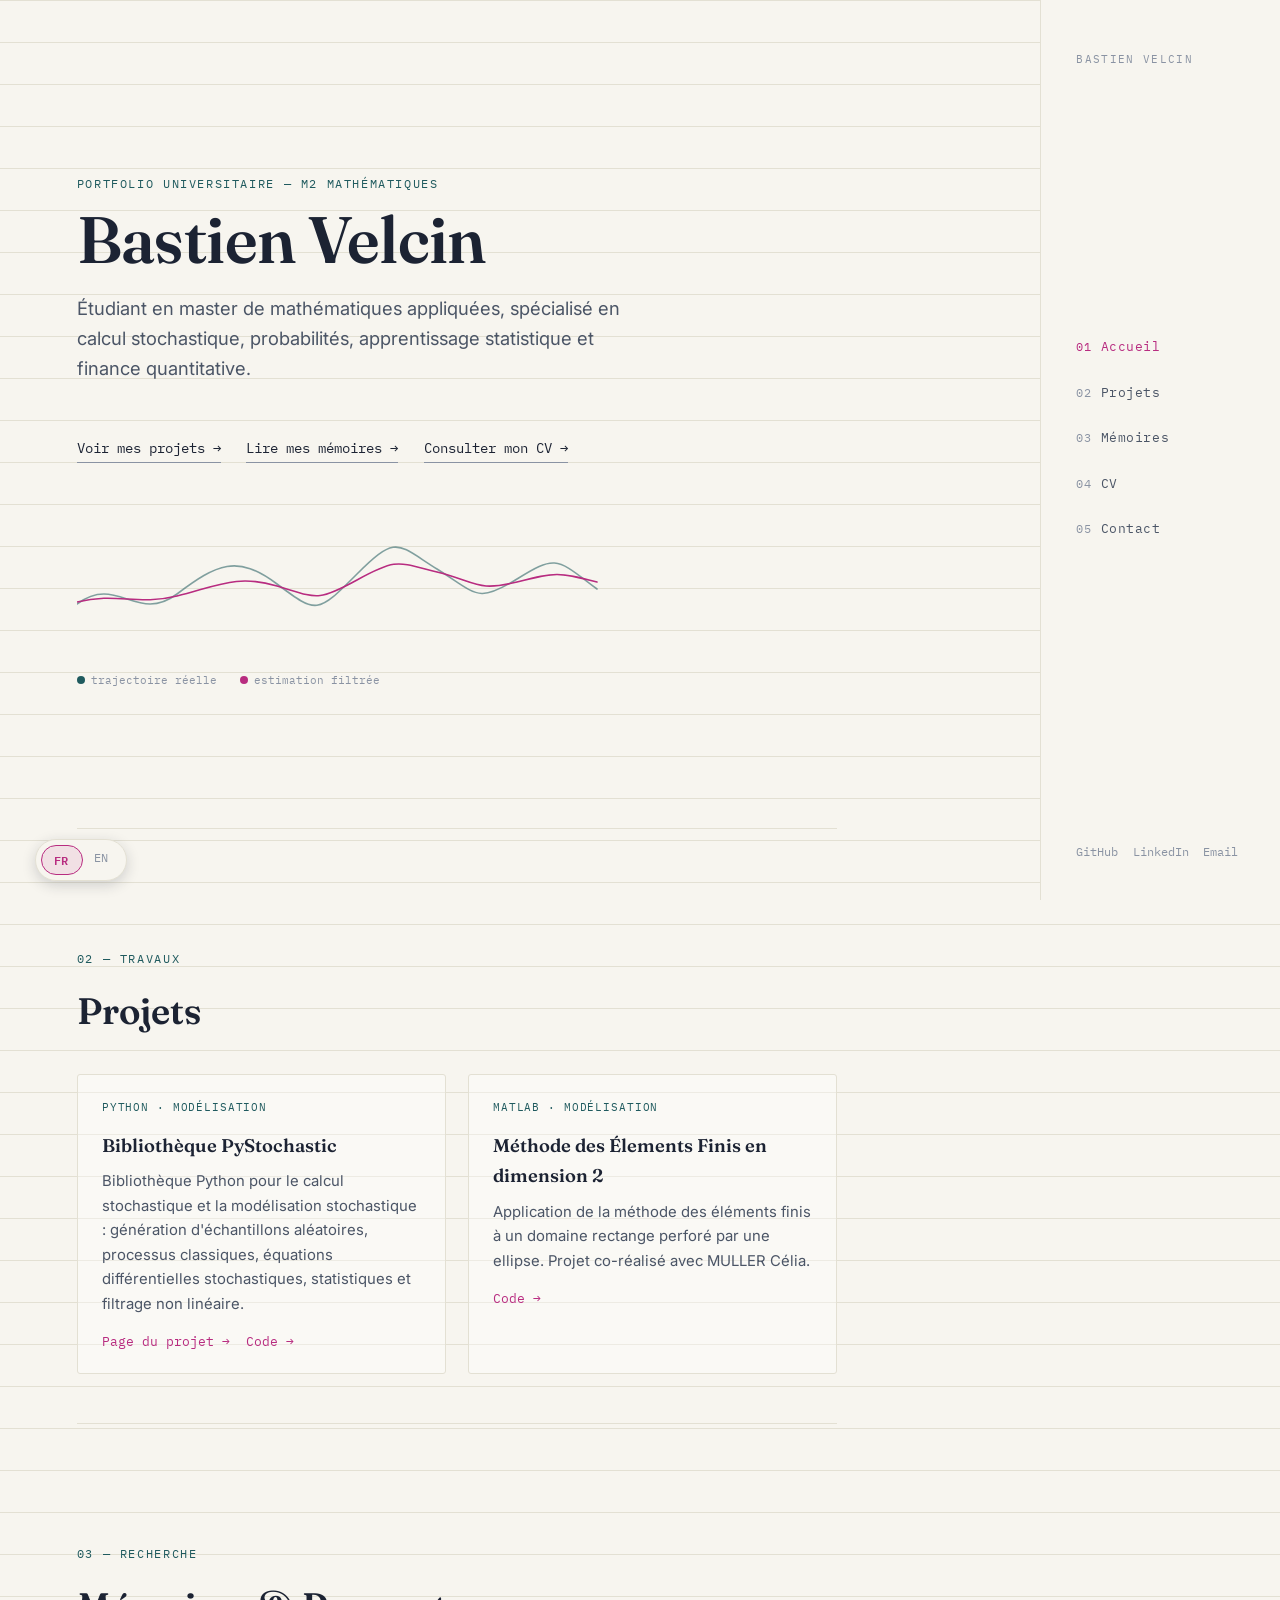
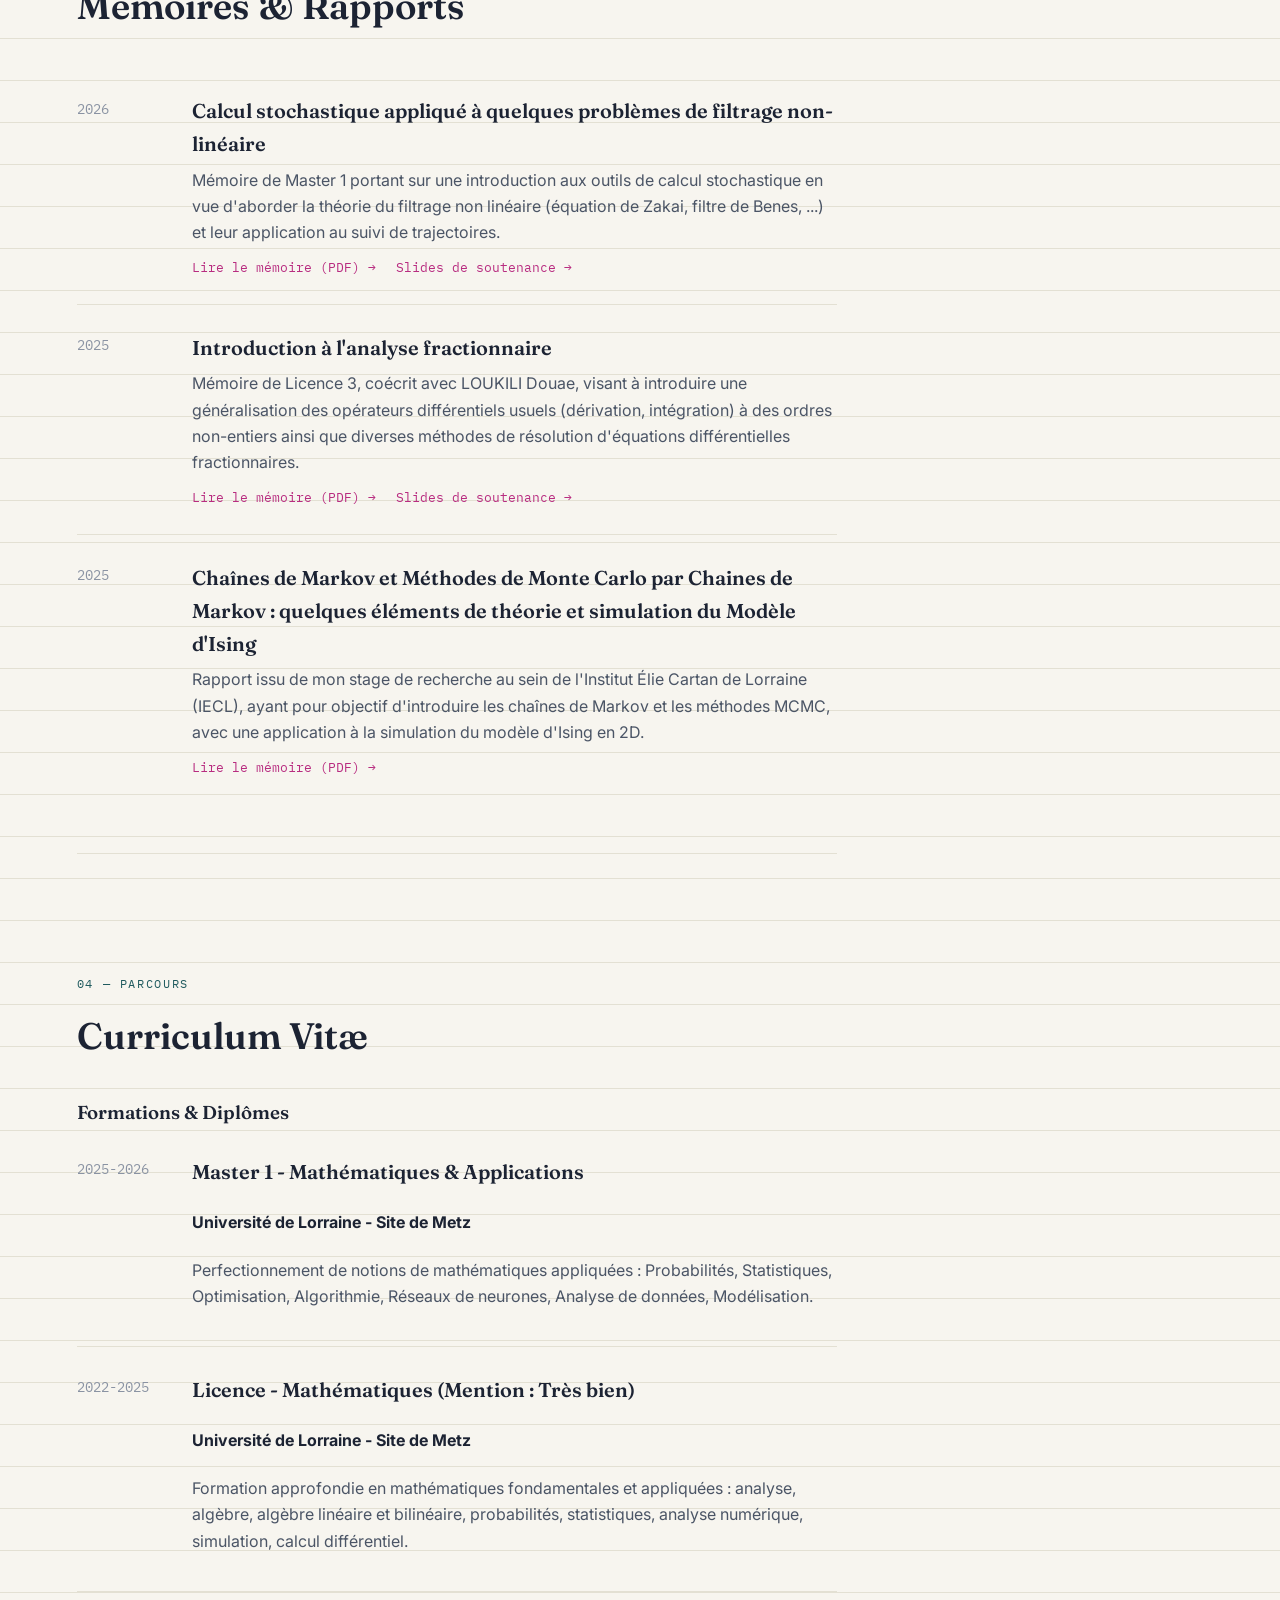
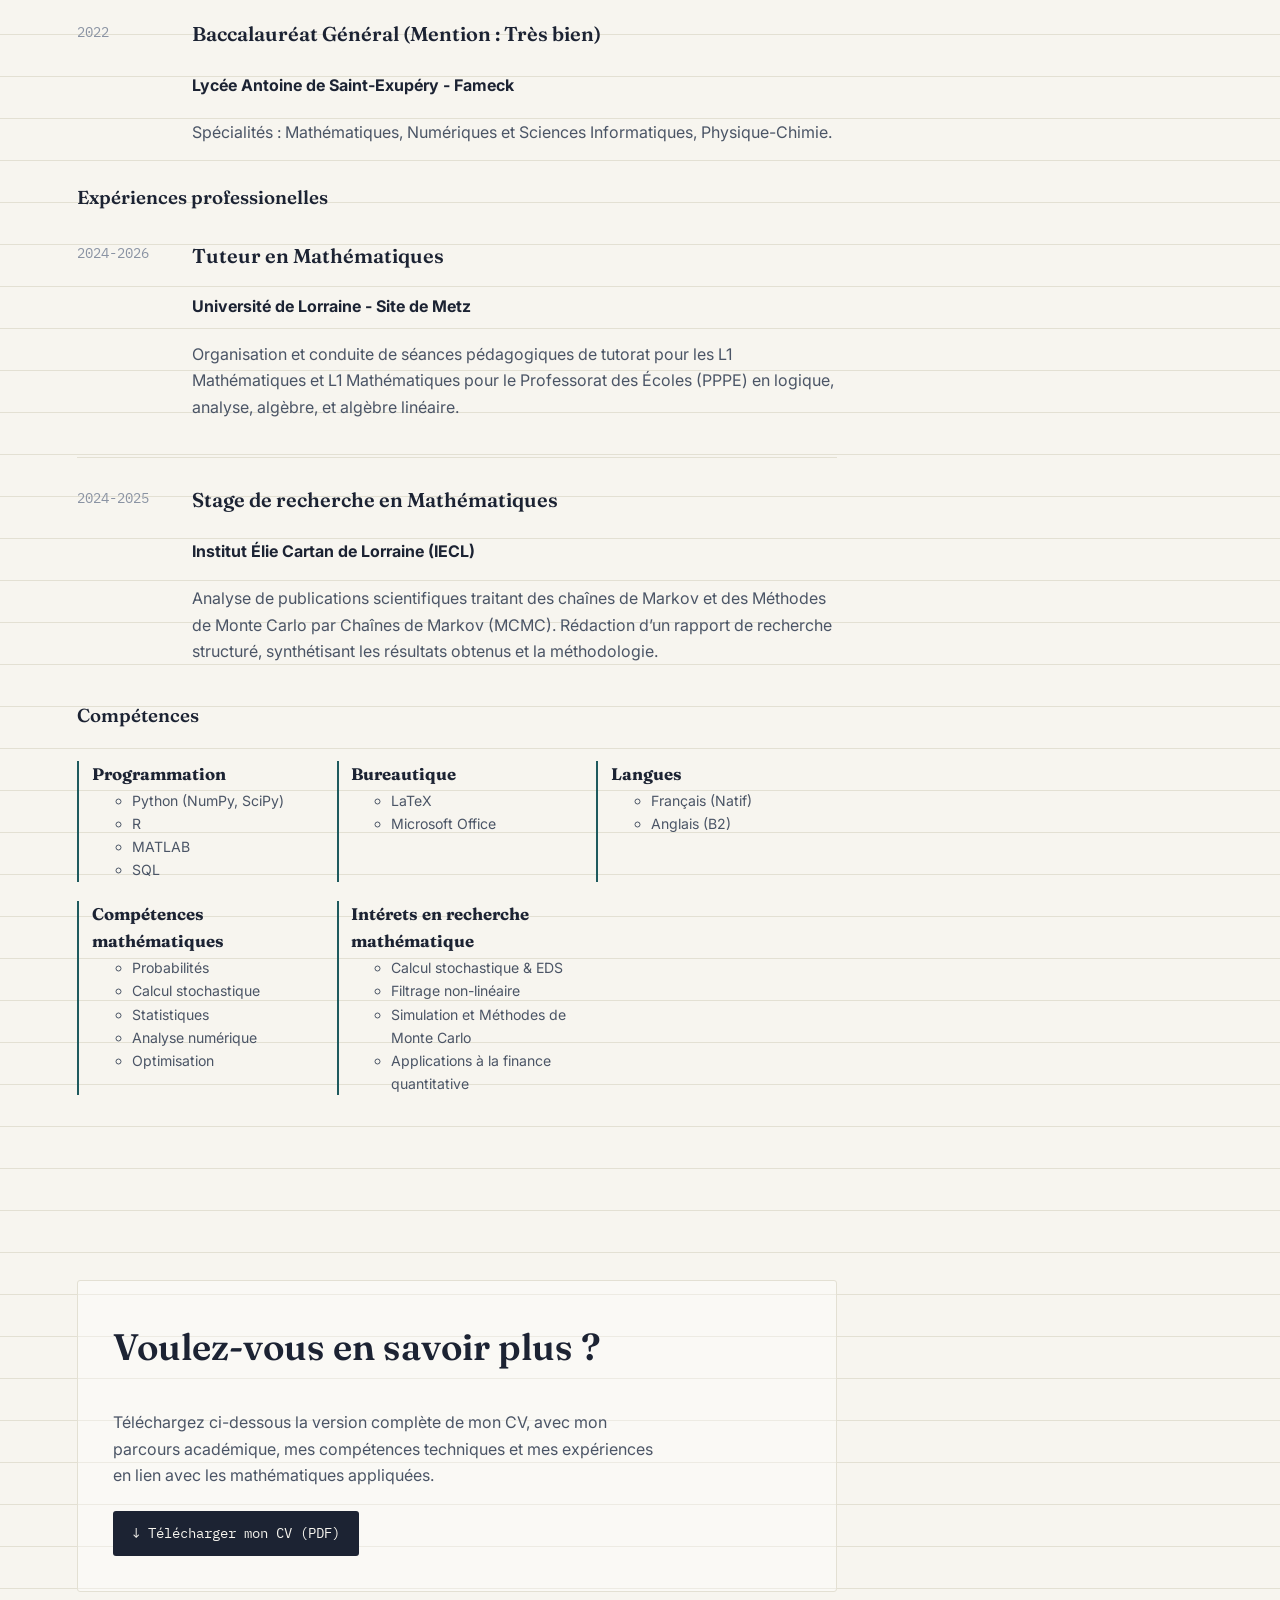
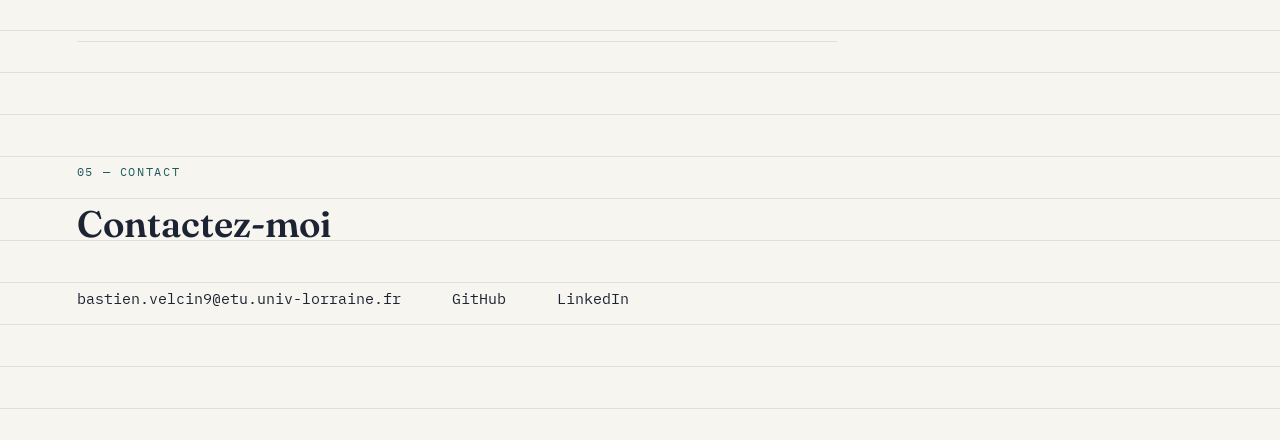
<file: index.html>
<!DOCTYPE html>
<html lang="fr">
<head>
<meta charset="UTF-8">
<meta name="viewport" content="width=device-width, initial-scale=1.0">
<title>Bastien Velcin — Portfolio universitaire</title>
<meta name="description" content="Portfolio universitaire — projets, mémoires et CV en mathématiques (probabilités, calcul stochastique, filtrage non linéaire).">
<link rel="preconnect" href="https://fonts.googleapis.com">
<link rel="preconnect" href="https://fonts.gstatic.com" crossorigin>
<link href="https://fonts.googleapis.com/css2?family=Fraunces:ital,opsz,wght@0,9..144,400;0,9..144,600;1,9..144,500&family=Inter:wght@400;500;600&family=IBM+Plex+Mono:wght@400;500&display=swap" rel="stylesheet">
<link rel="stylesheet" href="style.css">
</head>
<body>

<!-- Mobile top bar (shown under 900px, replaces the fixed right nav) -->
<!--
<div class="topbar">
  <span class="brand">Bastien Velcin</span>
  <div class="topbar-right">
    <button class="lang-switch" id="lang-toggle-mobile" aria-label="Changer de langue / Switch language">
      <span data-lang-btn="fr">FR</span><span class="lang-sep">·</span><span data-lang-btn="en">EN</span>
    </button>
    <button id="menu-toggle" aria-expanded="false" aria-controls="topbar-menu">Menu</button>
  </div>
</div>
<nav id="topbar-menu" class="topbar-menu" aria-label="Navigation principale (mobile)">
  <a href="#accueil" data-nav data-i18n="nav.accueil">Accueil</a>
  <a href="#projets" data-nav data-i18n="nav.projets">Projets</a>
  <a href="#memoires" data-nav data-i18n="nav.memoires">Mémoires</a>
  <a href="#cv" data-nav data-i18n="nav.cv">CV</a>
  <a href="#contact" data-nav data-i18n="nav.contact">Contact</a>
</nav>
-->
<div class="layout">

  <main class="content">

    <!-- ============ ACCUEIL ============ -->
    <section id="accueil">
      <p class="eyebrow" data-i18n="hero.eyebrow">Portfolio universitaire — M2 Mathématiques</p>
      <h1 class="hero-title">Bastien Velcin</h1>
      <p class="hero-tagline" data-i18n="hero.tagline">
        Étudiant en Master 2 de Mathématiques, spécialisé en probabilités, calcul stochastique et
        statistiques appliquées à la finance et à l'assurance.
      </p>

      <div class="hero-links">
        <a href="#projets" data-i18n="hero.link.projets">Voir mes projets →</a>
        <a href="#memoires" data-i18n="hero.link.memoires">Lire mes mémoires →</a>
        <a href="#cv" data-i18n="hero.link.cv">Consulter mon CV →</a>
      </div>

      <div class="trajectory-wrap">
        <svg viewBox="0 0 560 140" width="100%" height="140" role="img" aria-label="Illustration : trajectoire réelle et son estimation filtrée">
          <path id="path-true" class="path-anim" d="M0,90 C40,60 60,110 100,80 S160,40 200,70 240,100 280,60 320,30 360,55 400,90 440,65 480,45 520,75 560,50" />
          <path id="path-est" class="path-anim" d="M0,88 C40,78 60,92 100,82 S160,60 200,72 240,88 280,66 320,48 360,58 400,78 440,68 480,58 520,68 560,58" />
        </svg>
        <p class="trajectory-caption">
          <span><i class="dot steel"></i> <span data-i18n="traj.true">trajectoire réelle</span></span>
          <span><i class="dot raspberry"></i> <span data-i18n="traj.est">estimation filtrée</span></span>
        </p>
      </div>
    </section>

    <!-- ============ PROJETS ============ -->
    <section id="projets">
      <p class="eyebrow" data-i18n="section.projets.eyebrow">02 — Travaux</p>
      <h2 data-i18n="section.projets.title">Projets</h2>
      <div class="grid-projets" id="projets-grid"><!-- injecté par script.js --></div>
    </section>

    <!-- ============ MEMOIRES ============ -->
    <section id="memoires">
      <p class="eyebrow" data-i18n="section.memoires.eyebrow">03 — Recherche</p>
      <h2 data-i18n="section.memoires.title">Mémoires & Rapports</h2>
      <div id="memoires-list"><!-- injecté par script.js --></div>
    </section>

    <!-- ============ CV ============ -->
    <section id="cv">
      <p class="eyebrow" data-i18n="section.cv.eyebrow">04 — Parcours</p>
      <h2 data-i18n="section.cv.title">Curriculum Vitæ</h2>

      <div id="diplomes">
      <h3 data-i18n="section.diplomes.title">Formations & Diplômes</h3>
      <div id="diplomes-list"><!-- injecté par script.js --></div>
      </div>
      
      <div id="experiences">
      <h3 data-i18n="section.experiences.title">Expériences professionnelles</h3>
      <div id="experiences-list"><!-- injecté par script.js --></div>
      </div>
      
       <div id="softskills">
        <h3 data-i18n="section.softskills.title">Compétences</h3>
        <ul class="cv-highlights", id="softskills-list"></ul>
        <!--
       <ul class="cv-highlights">
          <li><strong data-i18n="cv.h1.label">Programmation</strong><span data-i18n="cv.h1.value">Python, R, MATLAB, SQL</span></li>
          <li><strong data-i18n="cv.h2.label">Bureautique</strong><span data-i18n="cv.h2.value">LaTeX, Excel</span></li>
          <li><strong data-i18n="cv.h3.label">Langues</strong><span data-i18n="cv.h3.value">ançais (Natif), Anglais (B2)</span></li>
        </ul>-->
      </div>
      <section>
      </section>
      <div class="cv-box">
        <h2 data-i18n="section.cv.titlebox">Vous préférez en PDF ?</h2>
        <p class="cv-summary" data-i18n="cv.summary">
          Version à jour de mon CV, avec mon parcours académique, mes compétences techniques
          et mes expériences en lien avec les mathématiques appliquées.
        </p>
        <div id="cv-button">
        </div>
        <!--<a class="btn" href="assets/cv/CV.pdf" download data-i18n="cv.button">↓ Télécharger le CV (PDF)</a>-->

        <!--
        <ul class="cv-highlights">
          <li><strong data-i18n="cv.h1.label">M1</strong><span data-i18n="cv.h1.value">Mathématiques — probabilités &amp; stochastique</span></li>
          <li><strong data-i18n="cv.h2.label">Mémoire</strong><span data-i18n="cv.h2.value">Filtrage non linéaire</span></li>
          <li><strong data-i18n="cv.h3.label">Outils</strong><span data-i18n="cv.h3.value">LaTeX, Python, R</span></li>
        </ul>
        -->
      </div>
    </section>

    <!-- ============ CONTACT ============ -->
    <section id="contact">
      <p class="eyebrow" data-i18n="section.contact.eyebrow">05 — Contact</p>
      <h2 data-i18n="section.contact.title">Me contacter</h2>
      <div class="contact-grid">
        <a href="mailto:bastien.velcin9@etu.univ-lorraine.">bastien.velcin9@etu.univ-lorraine.fr</a>
        <a href="https://github.com/BastienVelcin" target="_blank" rel="noopener">GitHub</a>
        <a href="https://www.linkedin.com/in/bastien-velcin" target="_blank" rel="noopener">LinkedIn</a>
      </div>
    </section>

  </main>

  <!--
  <footer class="site-foot">© <span id="year"></span> — <span data-i18n="footer.text">Site construit avec HTML/CSS/JS, hébergé sur GitHub Pages.</span></footer>
  -->
  <aside class="sidebar">
    <p class="brand">Bastien Velcin</p>
    <nav aria-label="Navigation principale">
      <ul>
        <li><a href="#accueil" data-nav><span class="idx">01</span><span data-i18n="nav.accueil">Accueil</span></a></li>
        <li><a href="#projets" data-nav><span class="idx">02</span><span data-i18n="nav.projets">Projets</span></a></li>
        <li><a href="#memoires" data-nav><span class="idx">03</span><span data-i18n="nav.memoires">Mémoires</span></a></li>
        <li><a href="#cv" data-nav><span class="idx">04</span><span data-i18n="nav.cv">CV</span></a></li>
        <li><a href="#contact" data-nav><span class="idx">05</span><span data-i18n="nav.contact">Contact</span></a></li>
      </ul>
    </nav>
    <!--
    <button class="lang-switch" id="lang-toggle-desktop" aria-label="Changer de langue / Switch language">
      <span data-lang-btn="fr">FR</span><span class="lang-sep">·</span><span data-lang-btn="en">EN</span>
    </button> -->
    <div class="sidebar-foot">
      <a href="https://github.com/BastienVelcin" target="_blank" rel="noopener">GitHub</a>
      <a href="https://www.linkedin.com/in/bastien-velcin" target="_blank" rel="noopener">LinkedIn</a>
      <a href="mailto:bastien.velcin9@etu.univ-lorraine.fr">Email</a>
    </div>
  </aside>

</div>
<button class="lang-switch mobile-float" id="lang-toggle-float" aria-label="Changer de langue / Switch language">
  <span data-lang-btn="fr">FR</span><span class="lang-sep">·</span><span data-lang-btn="en">EN</span>
</button>
<script src="script.js"></script>
</body>
</html>
</file>
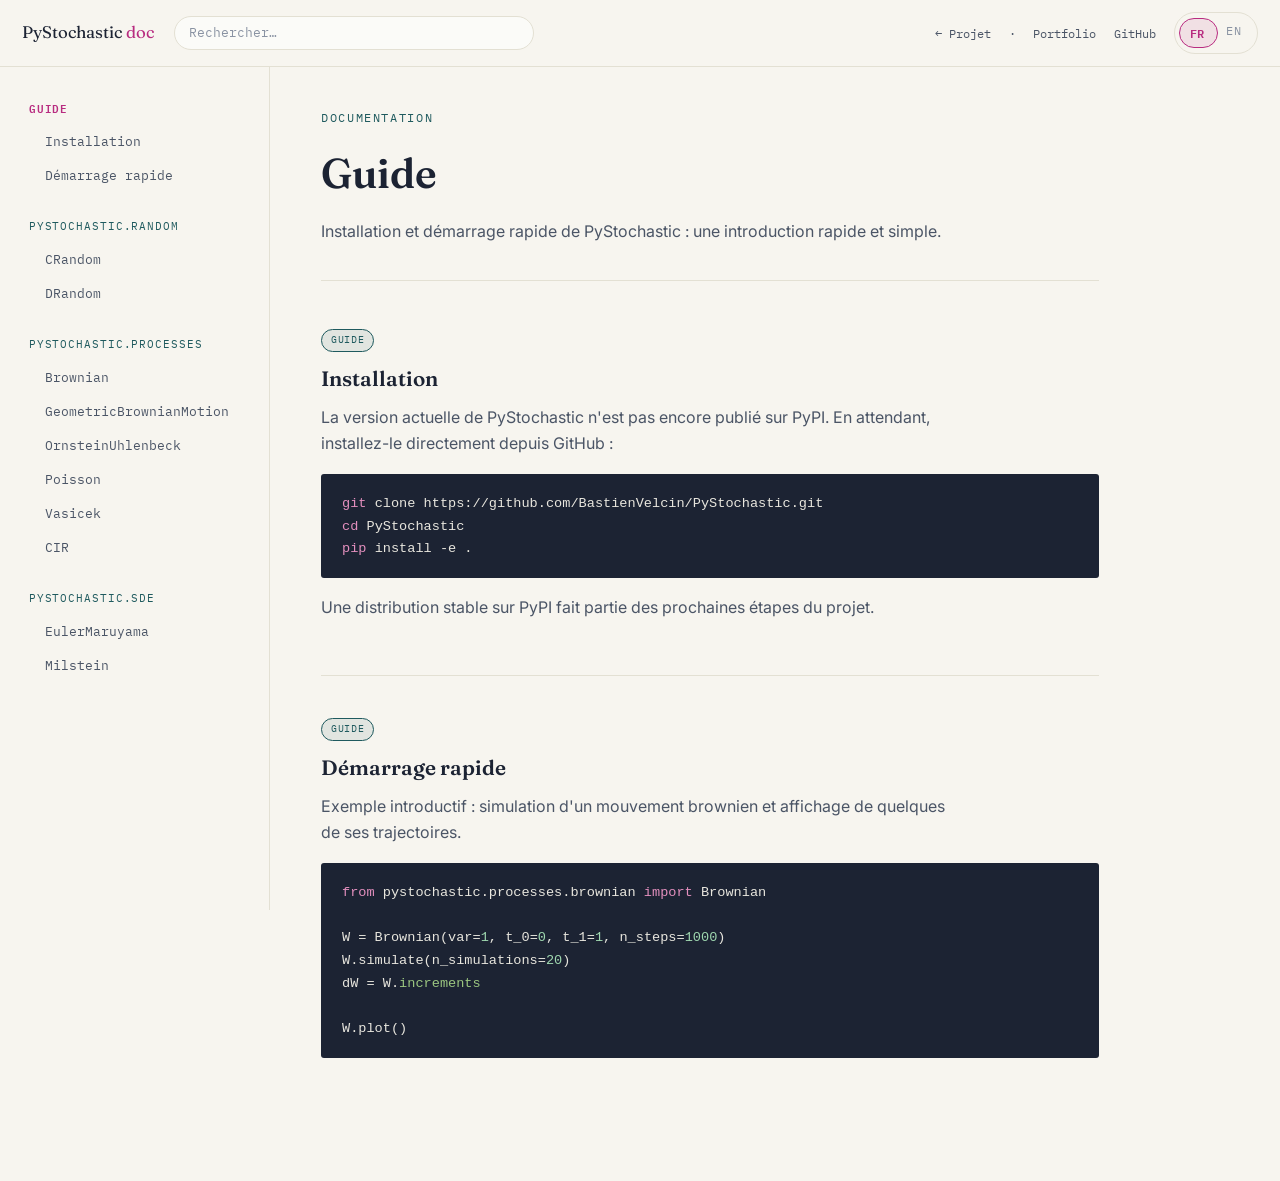
<file: pystochastic/doc/index.html>
<!DOCTYPE html>
<html lang="fr">
<head>
<meta charset="UTF-8">
<meta name="viewport" content="width=device-width, initial-scale=1.0">
<title>Guide — PyStochastic Doc</title>
<meta name="description" content="Guide d'installation et de démarrage rapide pour PyStochastic.">
<link rel="preconnect" href="https://fonts.googleapis.com">
<link rel="preconnect" href="https://fonts.gstatic.com" crossorigin>
<link href="https://fonts.googleapis.com/css2?family=Fraunces:ital,opsz,wght@0,9..144,400;0,9..144,600;1,9..144,500&family=Inter:wght@400;500;600&family=IBM+Plex+Mono:wght@400;500&display=swap" rel="stylesheet">
<link rel="stylesheet" href="../../style.css">
<link rel="stylesheet" href="doc.css">
</head>
<body>
<div class="doc-shell">
  <header class="doc-topbar">
    <button class="doc-hamburger" id="doc-hamburger" aria-label="Ouvrir le menu" aria-expanded="false" aria-controls="doc-sidebar">☰</button>
    <a class="doc-brand" href="index.html">PyStochastic <span>doc</span></a>
    <div class="doc-topbar-search">
      <input type="text" class="doc-search-input" placeholder="Rechercher…">
    </div>
    <nav class="doc-topbar-links">
      <a href="../pystochastic.html" class="doc-hide-mobile" data-i18n="topbar.project">← Projet</a>
      <span class="sep">·</span>
      <a href="../../index.html" data-i18n="topbar.portfolio">Portfolio</a>
      <a href="https://github.com/BastienVelcin/PyStochastic" target="_blank" rel="noopener">GitHub</a>
      <button class="lang-switch" id="lang-toggle" aria-label="Changer de langue / Switch language">
        <span data-lang-btn="fr">FR</span><span class="lang-sep">·</span><span data-lang-btn="en">EN</span>
      </button>
    </nav>
  </header>
  <div class="doc-body">
    <div class="doc-scrim" id="doc-scrim"></div>
    <aside class="doc-sidebar" id="doc-sidebar">
      <div class="doc-sidebar-search">
        <input type="text" class="doc-search-input" placeholder="Rechercher…">
      </div>
      <div class="doc-nav-group is-current-page">
        <a class="doc-nav-page-link" href="index.html" data-i18n="nav.group.guide">Guide</a>
        <ul>
          <li><a href="index.html#install" class="doc-item-link" data-nav data-i18n="nav.guide.install">Installation</a></li>
          <li><a href="index.html#quickstart" class="doc-item-link" data-nav data-i18n="nav.guide.quickstart">Démarrage rapide</a></li>
        </ul>
      </div>
      <div class="doc-nav-group">
        <a class="doc-nav-page-link" href="random.html" data-i18n="nav.group.random">pystochastic.random</a>
        <ul>
          <li><a href="random.html#crandom" class="doc-item-link" data-nav>CRandom</a></li>
          <li><a href="random.html#drandom" class="doc-item-link" data-nav>DRandom</a></li>
        </ul>
      </div>
      <div class="doc-nav-group">
        <a class="doc-nav-page-link" href="processes.html" data-i18n="nav.group.processes">pystochastic.processes</a>
        <ul>
          <li><a href="processes.html#sbrownian" class="doc-item-link" data-nav>Brownian</a></li>
          <li><a href="processes.html#gbrownian" class="doc-item-link" data-nav>GeometricBrownianMotion</a></li>
          <li><a href="processes.html#ornuhl" class="doc-item-link" data-nav>OrnsteinUhlenbeck</a></li>
          <li><a href="processes.html#poisson" class="doc-item-link" data-nav>Poisson</a></li>
          <li><a href="processes.html#vasicek" class="doc-item-link" data-nav>Vasicek</a></li>
          <li><a href="processes.html#cir" class="doc-item-link" data-nav>CIR</a></li>
        </ul>
      </div>
      <div class="doc-nav-group">
        <a class="doc-nav-page-link" href="sde.html" data-i18n="nav.group.sde">pystochastic.sde</a>
        <ul>
          <li><a href="sde.html#eulermaruyama" class="doc-item-link" data-nav>EulerMaruyama</a></li>
          <li><a href="sde.html#milstein" class="doc-item-link" data-nav>Milstein</a></li>
        </ul>
      </div>
    </aside>
    <main class="doc-main">
      <div class="doc-hero">
        <p class="eyebrow" data-i18n="hero.guide.eyebrow">Documentation</p>
        <h1 data-i18n="hero.guide.title">Guide</h1>
        <p data-i18n="hero.guide.tagline">Installation et démarrage rapide de PyStochastic : une introduction rapide et simple</p>
      </div>

      <section id="install" class="doc-entry">
        <span class="doc-badge" data-i18n="install.badge">Guide</span>
        <h2 data-i18n="install.title">Installation</h2>
        <p class="desc" data-i18n="install.p1">La version actuelle de PyStochastic n'est pas encore publié sur PyPI. En attendant, installez-le directement depuis GitHub :</p>
        <pre class="code-block"><code><span class="kw">git</span> clone https://github.com/BastienVelcin/PyStochastic.git
<span class="kw">cd</span> PyStochastic
<span class="kw">pip</span> install -e .</code></pre>
        <p class="desc" data-i18n="install.p2" style="margin-top:1rem">Une distribution stable sur PyPI fait partie des prochaines étapes du projet.</p>
      </section>

      <section id="quickstart" class="doc-entry">
        <span class="doc-badge" data-i18n="quickstart.badge">Guide</span>
        <h2 data-i18n="quickstart.title">Démarrage rapide</h2>
        <p class="desc" data-i18n="quickstart.p1">Exemple introductif : simulation d'un mouvement brownien et affichage de quelques de ses trajectoires.</p>
        <pre class="code-block"><code><span class="kw">from</span> pystochastic.processes.brownian <span class="kw">import</span> Brownian

W = Brownian(var=<span class="st">1</span>, t_0=<span class="st">0</span>, t_1=<span class="st">1</span>, n_steps=<span class="st">1000</span>)
W.simulate(n_simulations=<span class="st">20</span>)
dW = W.<span class="at">increments</span>

W.plot()
</section>
    </main>
  </div>
</div>
<script src="doc.js"></script>
</body>
</html>
</file>
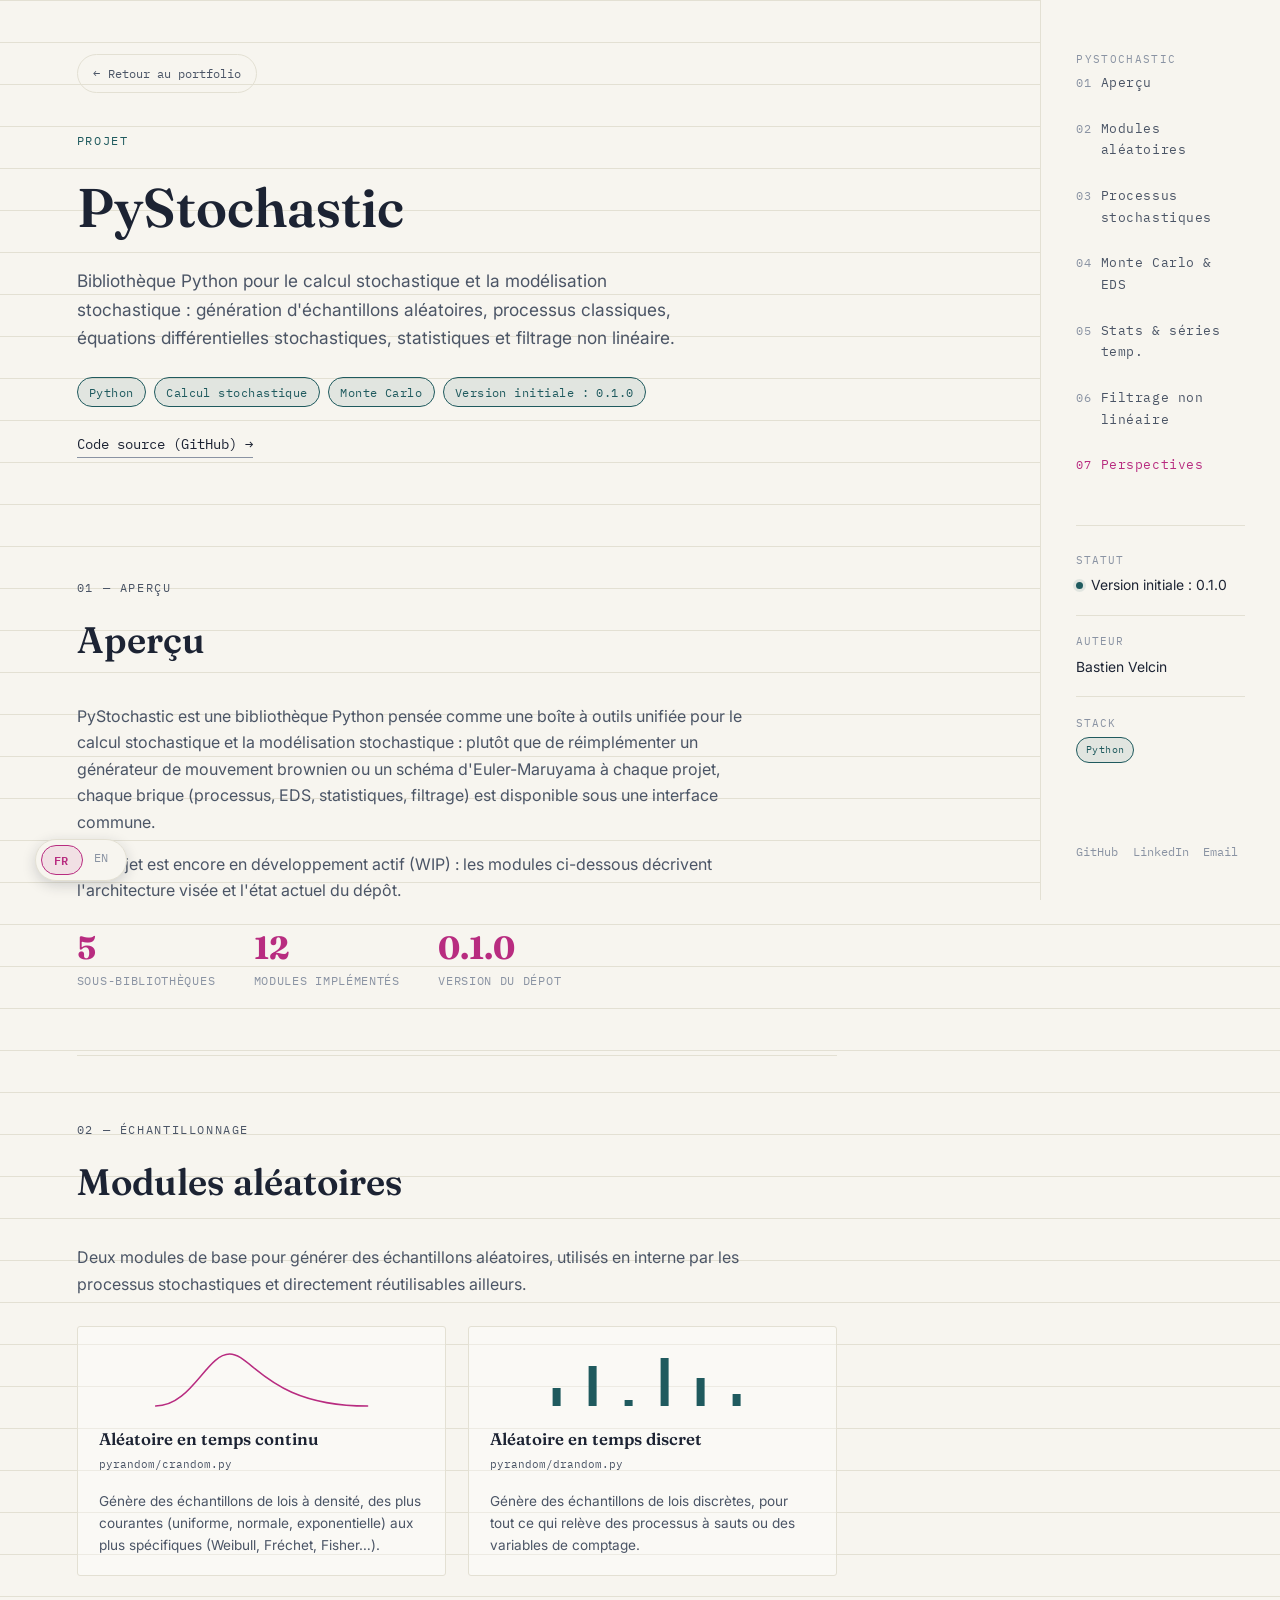
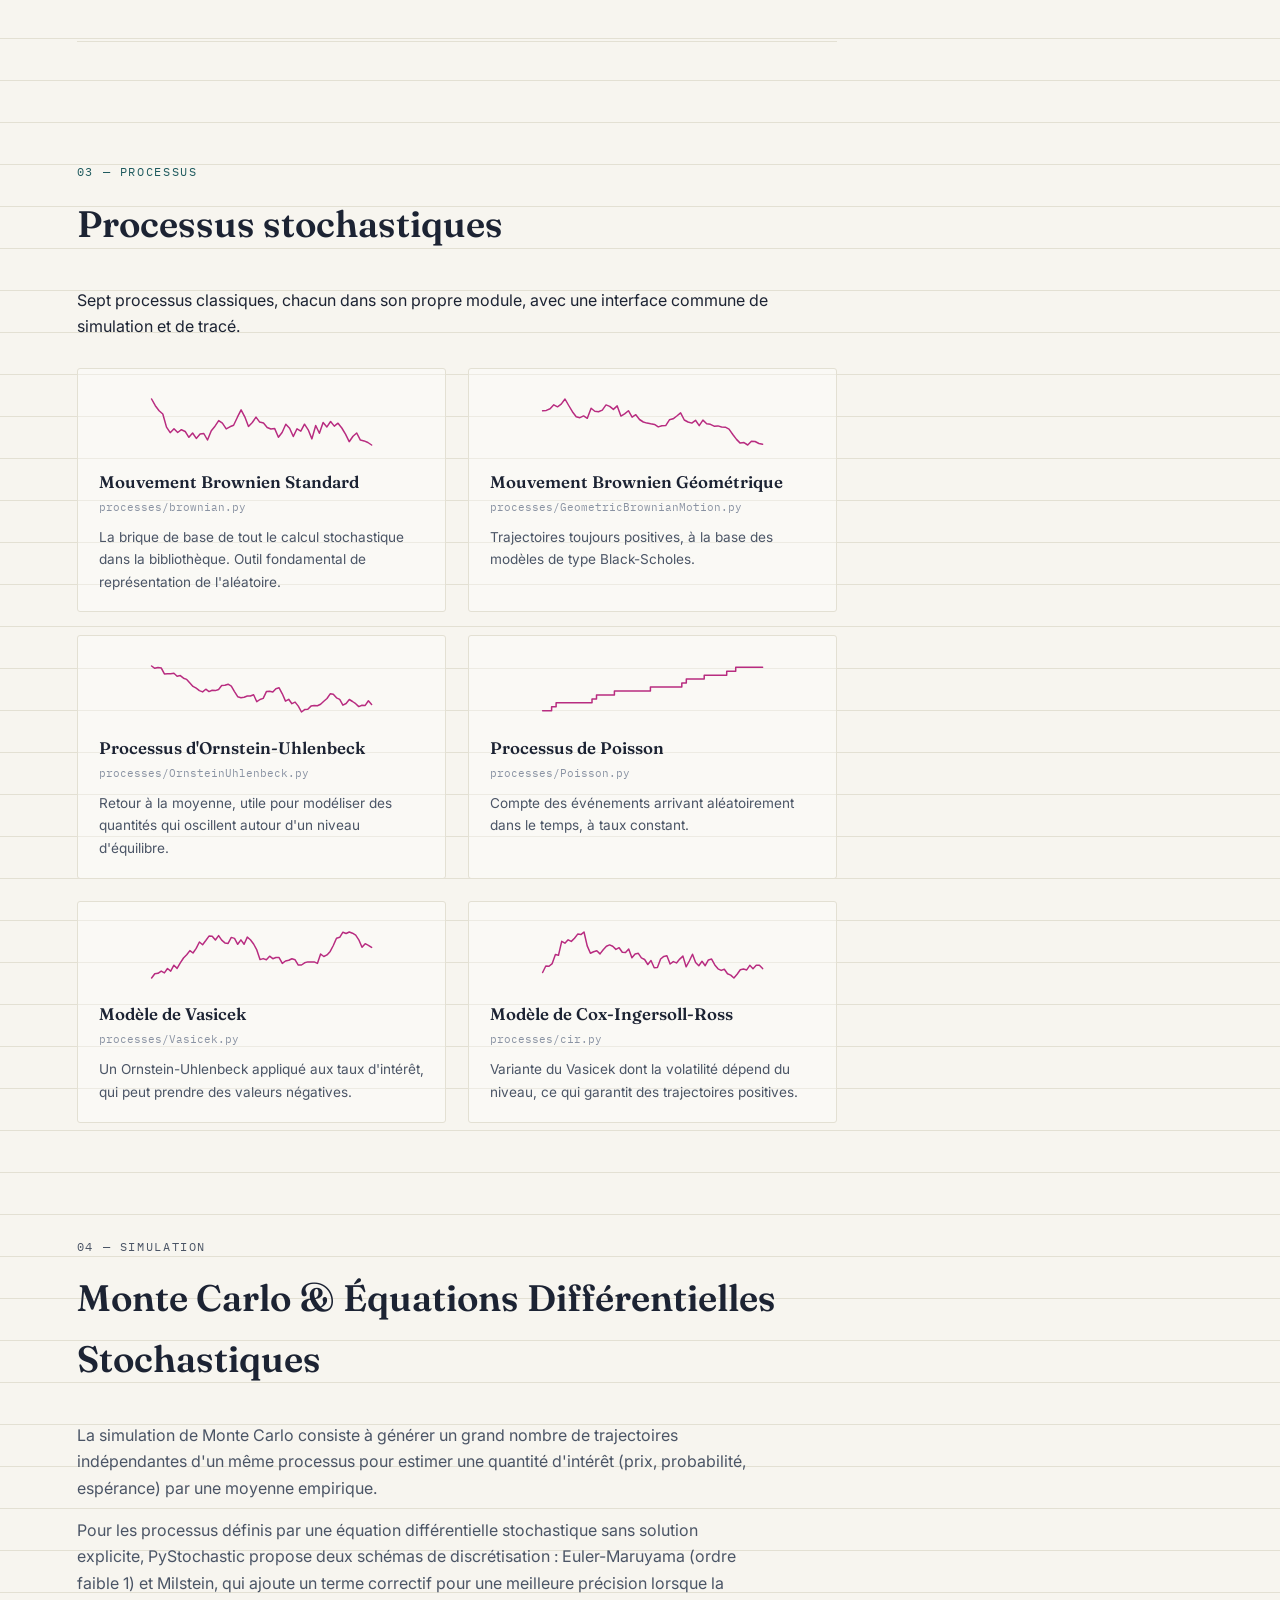
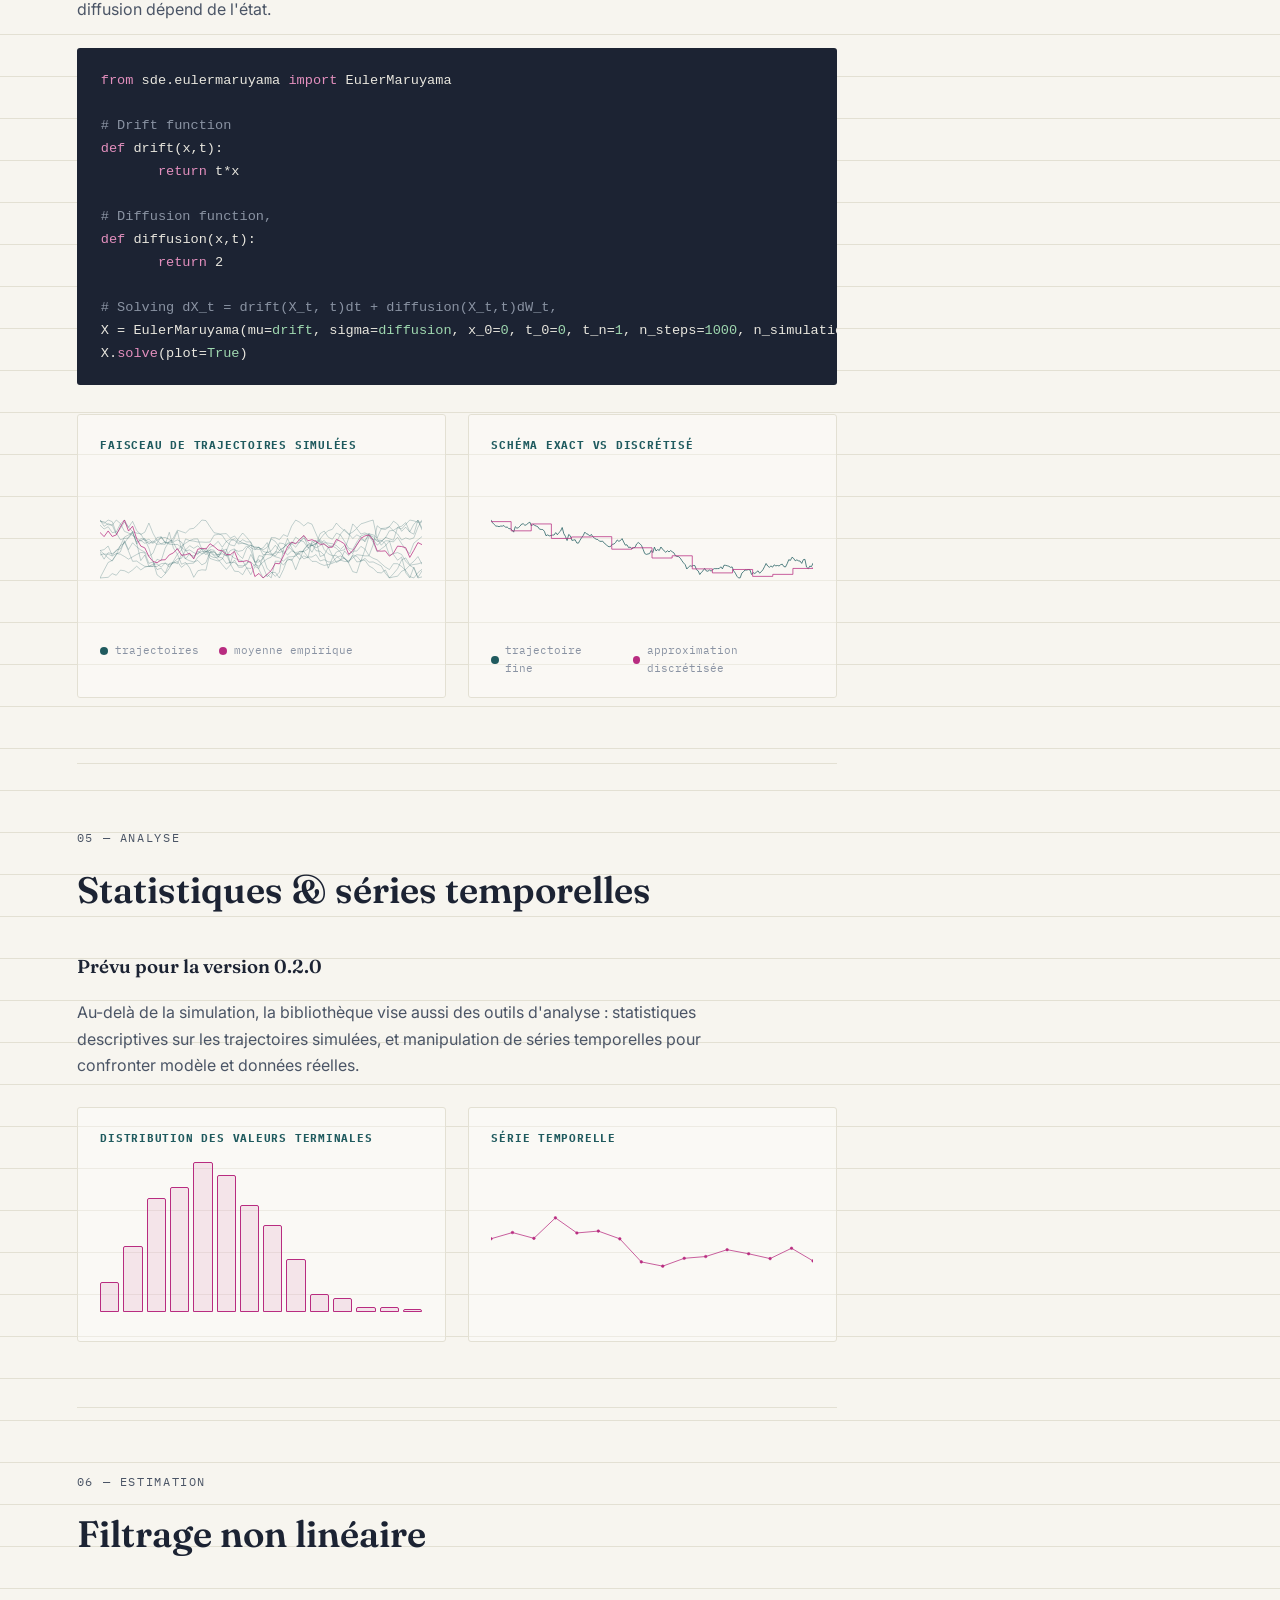
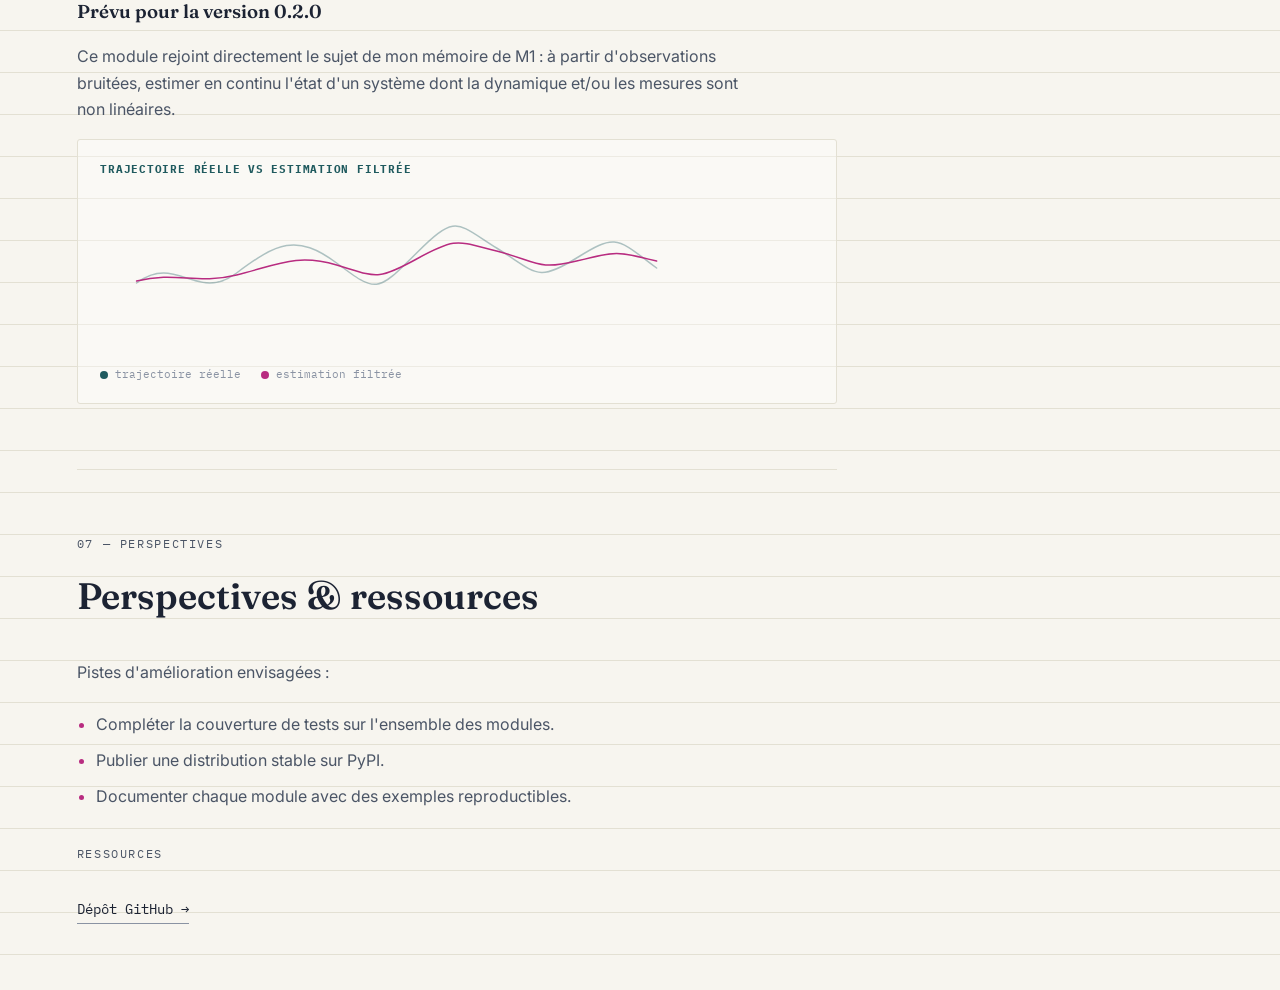
<file: projets/pystochastic.html>
<!DOCTYPE html>
<html lang="fr">
<head>
<meta charset="UTF-8">
<meta name="viewport" content="width=device-width, initial-scale=1.0">
<title>PyStochastic — Projet</title>
<meta name="description" content="PyStochastic — bibliothèque Python pour le calcul stochastique et la modélisation stochastique.">
<link rel="preconnect" href="https://fonts.googleapis.com">
<link rel="preconnect" href="https://fonts.gstatic.com" crossorigin>
<link href="https://fonts.googleapis.com/css2?family=Fraunces:ital,opsz,wght@0,9..144,400;0,9..144,600;1,9..144,500&family=Inter:wght@400;500;600&family=IBM+Plex+Mono:wght@400;500&display=swap" rel="stylesheet">
<link rel="stylesheet" href="../style.css">
<link rel="stylesheet" href="project-page.css">
</head>
<body>

<div class="layout">

  <main class="content">

    <a class="back-link" href="../index.html#projets"><span class="arrow">←</span> <span data-i18n="back.link">Retour au portfolio</span></a>

    <!-- ============ HERO ============ -->
    <header class="project-hero">
      <p class="eyebrow" data-i18n="hero.eyebrow">Projet</p>
      <h1 class="project-title">PyStochastic</h1>
      <p class="project-tagline" data-i18n="hero.tagline">
        Bibliothèque Python pour le calcul stochastique et la modélisation stochastique : génération
        d'échantillons aléatoires, processus classiques, équations différentielles stochastiques,
        statistiques et filtrage non linéaire.
      </p>

      <div class="stack-pills">
        <span class="pill">Python</span>
        <span class="pill">Calcul stochastique</span>
        <span class="pill">Monte Carlo</span>
        <span class="pill" data-i18n="hero.pill.status">Version initiale : 0.1.0</span>
      </div>

      <div class="hero-links project-hero-links">
        <a href="https://github.com/BastienVelcin/PyStochastic" target="_blank" rel="noopener" data-i18n="hero.link.code">Code source (GitHub) →</a>
      </div>
    </header>

    <!-- ============ APERÇU ============ -->
    <section id="apercu" class="project-section reveal">
      <p class="eyebrow" data-i18n="section.apercu.eyebrow">01 — Aperçu</p>
      <h2 data-i18n="section.apercu.title">Aperçu</h2>
      <p data-i18n="apercu.p1">
        PyStochastic est une bibliothèque Python pensée comme une boîte à outils unifiée pour le
        calcul stochastique et la modélisation stochastique: plutôt que de réimplémenter un générateur de mouvement brownien ou un
        schéma d'Euler-Maruyama à chaque projet, chaque brique (processus, EDS, statistiques,
        filtrage) est disponible sous une interface commune.
      </p>
      <p data-i18n="apercu.p2">
        Le projet est encore en développement actif (WIP) : les modules ci-dessous décrivent
        l'architecture visée et l'état actuel du dépôt.
      </p>

      <ul class="stat-row">
        <li><strong>5</strong><span data-i18n="stat.modules">sous-bibliothèques</span></li>
        <li><strong>12</strong><span data-i18n="stat.processus">processus implémentés</span></li>
        <li><strong>0.1.0</strong><span data-i18n="stat.statut">Version du dépot</span></li>
      </ul>
    </section>

    <!-- ============ MODULES ALÉATOIRES ============ -->
    <section id="modules-aleatoires" class="project-section reveal">
      <p class="eyebrow" data-i18n="section.modules.eyebrow">02 — Échantillonnage</p>
      <h2 data-i18n="section.modules.title">Modules aléatoires</h2>
      <p data-i18n="modules.intro">
        Deux modules de base pour générer des échantillons aléatoires, utilisés en interne par les
        processus stochastiques et directement réutilisables ailleurs.
      </p>
      <div class="modules-grid" id="modules-grid"><!-- injecté par script.js --></div>
    </section>

    <!-- ============ PROCESSUS STOCHASTIQUES ============ -->
    <section id="processus" class="processus-section reveal">
      <p class="eyebrow" data-i18n="section.processus.eyebrow">03 — Processus</p>
      <h2 data-i18n="section.processus.title">Processus stochastiques</h2>
      <p data-i18n="processus.intro" >Sept processus classiques, chacun dans son propre module, avec une interface commune de simulation et de tracé.</p>
      <div class="modules-grid" id="processus-grid"><!-- injecté par script.js --></div>
    </section>

    <!-- ============ MONTE CARLO & EDS ============ -->
    <section id="monte-carlo-eds" class="project-section reveal">
      <p class="eyebrow" data-i18n="section.mc.eyebrow">04 — Simulation</p>
      <h2 data-i18n="section.mc.title">Monte Carlo & Équations Différentielles Stochastiques</h2>
      <p data-i18n="mc.p1">
        La simulation de Monte Carlo consiste à générer un grand nombre de trajectoires indépendantes
        d'un même processus pour estimer une quantité d'intérêt (prix, probabilité, espérance) par une
        moyenne empirique.
      </p>
      <p data-i18n="eds.p1">
        Pour les processus définis par une équation différentielle stochastique sans solution
        explicite, PyStochastic propose deux schémas de discrétisation : Euler-Maruyama (ordre faible 1)
        et Milstein, qui ajoute un terme correctif pour une meilleure précision lorsque la diffusion
        dépend de l'état.
      </p>

      <pre class="code-block"><code><span class="kw">from</span> sde.eulermaruyama <span class="kw">import</span> EulerMaruyama

<span class="cm"># Drift function </span>
<span class="kw">def</span> drift(x,t):
<span class="kw">       return</span> t*x

<span class="cm"># Diffusion function, </span>
<span class="kw">def</span> diffusion(x,t):
<span class="kw">       return</span> 2

<span class="cm"># Solving dX_t = drift(X_t, t)dt + diffusion(X_t,t)dW_t, </span>
X = EulerMaruyama(mu=<span class="st">drift</span>, sigma=<span class="st">diffusion</span>, x_0=<span class="st">0</span>, t_0=<span class="st">0</span>, t_n=<span class="st">1</span>, n_steps=<span class="st">1000</span>, n_simulations=<span class="st">20</span>)
X.<span class="kw">solve</span>(plot=<span class="st">True</span>)
</code></pre>

      <div class="chart-row">
        <div class="chart-card">
          <h4 data-i18n="mc.chart.title">Faisceau de trajectoires simulées</h4>
          <svg class="wide-chart" viewBox="0 0 640 160">
            <path id="chart-mc-0" class="c-steel-faint"></path><path id="chart-mc-1" class="c-steel-faint"></path>
            <path id="chart-mc-2" class="c-steel-faint"></path><path id="chart-mc-3" class="c-steel-faint"></path>
            <path id="chart-mc-4" class="c-steel-faint"></path><path id="chart-mc-5" class="c-steel-faint"></path>
            <path id="chart-mc-6" class="c-steel-faint"></path><path id="chart-mc-7" class="c-steel-faint"></path>
            <path id="chart-mc-8" class="c-steel-faint"></path><path id="chart-mc-9" class="c-steel-faint"></path>
            <path id="chart-mc-mean" class="c-raspberry" stroke-width="2.2"></path>
          </svg>
          <div class="chart-legend">
            <span><i class="legend-dot steel"></i><span data-i18n="mc.legend.paths">trajectoires</span></span>
            <span><i class="legend-dot raspberry"></i><span data-i18n="mc.legend.mean">moyenne empirique</span></span>
          </div>
        </div>

        <div class="chart-card">
          <h4 data-i18n="eds.chart.title">Schéma exact vs discrétisé</h4>
          <svg class="wide-chart" viewBox="0 0 640 160">
            <path id="chart-sde-fine" class="c-steel"></path>
            <path id="chart-sde-coarse" class="c-raspberry"></path>
          </svg>
          <div class="chart-legend">
            <span><i class="legend-dot steel"></i><span data-i18n="eds.legend.exact">trajectoire fine</span></span>
            <span><i class="legend-dot raspberry"></i><span data-i18n="eds.legend.approx">approximation discrétisée</span></span>
          </div>
        </div>
      </div>
    </section>

    <!-- ============ STATISTIQUES & SÉRIES TEMPORELLES ============ -->
    <section id="stats-series" class="project-section reveal">
      <p class="eyebrow" data-i18n="section.stats.eyebrow">05 — Analyse</p>
      <h2 data-i18n="section.stats.title">Statistiques & séries temporelles</h2>
        <h3 data-i18n="nextversion">Prévu pour la version 0.2.0</h3>
      <p data-i18n="stats.p1">
        Au-delà de la simulation, la bibliothèque vise aussi des outils d'analyse : statistiques
        descriptives sur les trajectoires simulées, et manipulation de séries temporelles pour
        confronter modèle et données réelles.
      </p>

      <div class="chart-row">
        <div class="chart-card">
          <h4 data-i18n="hist.title">Distribution des valeurs terminales</h4>
          <div class="histogram" id="histogram-bars"></div>
        </div>

        <div class="chart-card">
          <h4 data-i18n="ts.title">Série temporelle</h4>
          <svg class="wide-chart" viewBox="0 0 640 160">
            <path id="chart-ts-line" class="c-raspberry"></path>
            <g id="chart-ts-markers" class="c-raspberry"></g>
          </svg>
        </div>
      </div>
    </section>

    <!-- ============ FILTRAGE NON LINÉAIRE ============ -->
    <section id="filtrage" class="project-section reveal">
      <p class="eyebrow" data-i18n="section.filtrage.eyebrow">06 — Estimation</p>
      <h2 data-i18n="section.filtrage.title">Filtrage non linéaire
          <h3 data-i18n="nextversion">Prévu pour la version 0.2.0</h3>
      <p data-i18n="filtrage.p1">
        Ce module rejoint directement le sujet de mon mémoire de M1 : à partir d'observations
        bruitées, estimer en continu l'état d'un système dont la dynamique et/ou les mesures sont
        non linéaires.
      </p>

      <div class="chart-card">
        <h4 data-i18n="filtrage.chart.title">Trajectoire réelle vs estimation filtrée</h4>
        <svg class="wide-chart" viewBox="0 0 640 160">
          <path id="chart-filter-true" class="c-steel-faint" stroke-width="1.8"></path>
          <path id="chart-filter-est" class="c-raspberry" stroke-width="1.8"></path>
        </svg>
        <div class="chart-legend">
          <span><i class="legend-dot steel"></i><span data-i18n="filtrage.legend.true">trajectoire réelle</span></span>
          <span><i class="legend-dot raspberry"></i><span data-i18n="filtrage.legend.est">estimation filtrée</span></span>
        </div>
      </div>
    </section>

    <!-- ============ PERSPECTIVES ============ -->
    <section id="perspectives" class="project-section reveal">
      <p class="eyebrow" data-i18n="section.perspectives.eyebrow">07 — Perspectives</p>
      <h2 data-i18n="section.perspectives.title">Perspectives & ressources</h2>
      <p data-i18n="perspectives.intro">Pistes d'amélioration envisagées :</p>
      <ul class="plain-list">
        <li data-i18n="perspectives.li1">Compléter la couverture de tests sur l'ensemble des modules.</li>
        <li data-i18n="perspectives.li2">Publier une distribution stable sur PyPI.</li>
        <li data-i18n="perspectives.li3">Documenter chaque module avec des exemples reproductibles.</li>
      </ul>

      <p class="eyebrow" style="margin-top:2.2rem" data-i18n="perspectives.resources">Ressources</p>
      <div class="hero-links">
        <a href="https://github.com/BastienVelcin/PyStochastic" target="_blank" rel="noopener" data-i18n="perspectives.repo">Dépôt GitHub →</a>
      </div>
    </section>

  </main>

  <!-- Sidebar : navigation dans la page + infos du projet -->
  <aside class="sidebar">
    <p class="brand">PyStochastic</p>
    <nav aria-label="Navigation dans le projet">
      <ul>
        <li><a href="#apercu" data-nav><span class="idx">01</span><span data-i18n="nav.apercu">Aperçu</span></a></li>
        <li><a href="#modules-aleatoires" data-nav><span class="idx">02</span><span data-i18n="nav.modules">Modules aléatoires</span></a></li>
        <li><a href="#processus" data-nav><span class="idx">03</span><span data-i18n="nav.processus">Processus stochastiques</span></a></li>
        <li><a href="#monte-carlo-eds" data-nav><span class="idx">04</span><span data-i18n="nav.mc">Monte Carlo & EDS</span></a></li>
        <li><a href="#stats-series" data-nav><span class="idx">05</span><span data-i18n="nav.stats">Stats & séries temp.</span></a></li>
        <li><a href="#filtrage" data-nav><span class="idx">06</span><span data-i18n="nav.filtrage">Filtrage non linéaire</span></a></li>
        <li><a href="#perspectives" data-nav><span class="idx">07</span><span data-i18n="nav.perspectives">Perspectives</span></a></li>
      </ul>
    </nav>
    <!--
    <button class="lang-switch" id="lang-toggle" aria-label="Changer de langue / Switch language">
      <span data-lang-btn="fr">FR</span><span class="lang-sep">·</span><span data-lang-btn="en">EN</span>
    </button>-->

    <div class="project-meta">
      <div class="meta-row">
        <p class="meta-label">Statut</p>
        <p class="meta-value"><span class="status-dot"></span><span data-i18n="hero.pill.status">En développement</span></p>
      </div>
      <div class="meta-row">
        <p class="meta-label">Auteur</p>
        <p class="meta-value">Bastien Velcin</p>
      </div>
      <div class="meta-row">
        <p class="meta-label">Stack</p>
        <p class="meta-value meta-stack"><span class="pill">Python</span></p>
      </div>
    </div>

    <div class="sidebar-foot">
      <a href="https://github.com/BastienVelcin" target="_blank" rel="noopener">GitHub</a>
      <a href="https://www.linkedin.com/in/bastien-velcin" target="_blank" rel="noopener">LinkedIn</a>
      <a href="mailto:bastien.velcin9@etu.univ-lorraine.fr">Email</a>
    </div>
  </aside>

</div>
<button class="lang-switch mobile-float" id="lang-toggle-float" aria-label="Changer de langue / Switch language">
  <span data-lang-btn="fr">FR</span><span class="lang-sep">·</span><span data-lang-btn="en">EN</span>
</button>
<script src="project-page.js"></script>
<script src="pystochastic.js"></script>
</body>
</html>
</file>
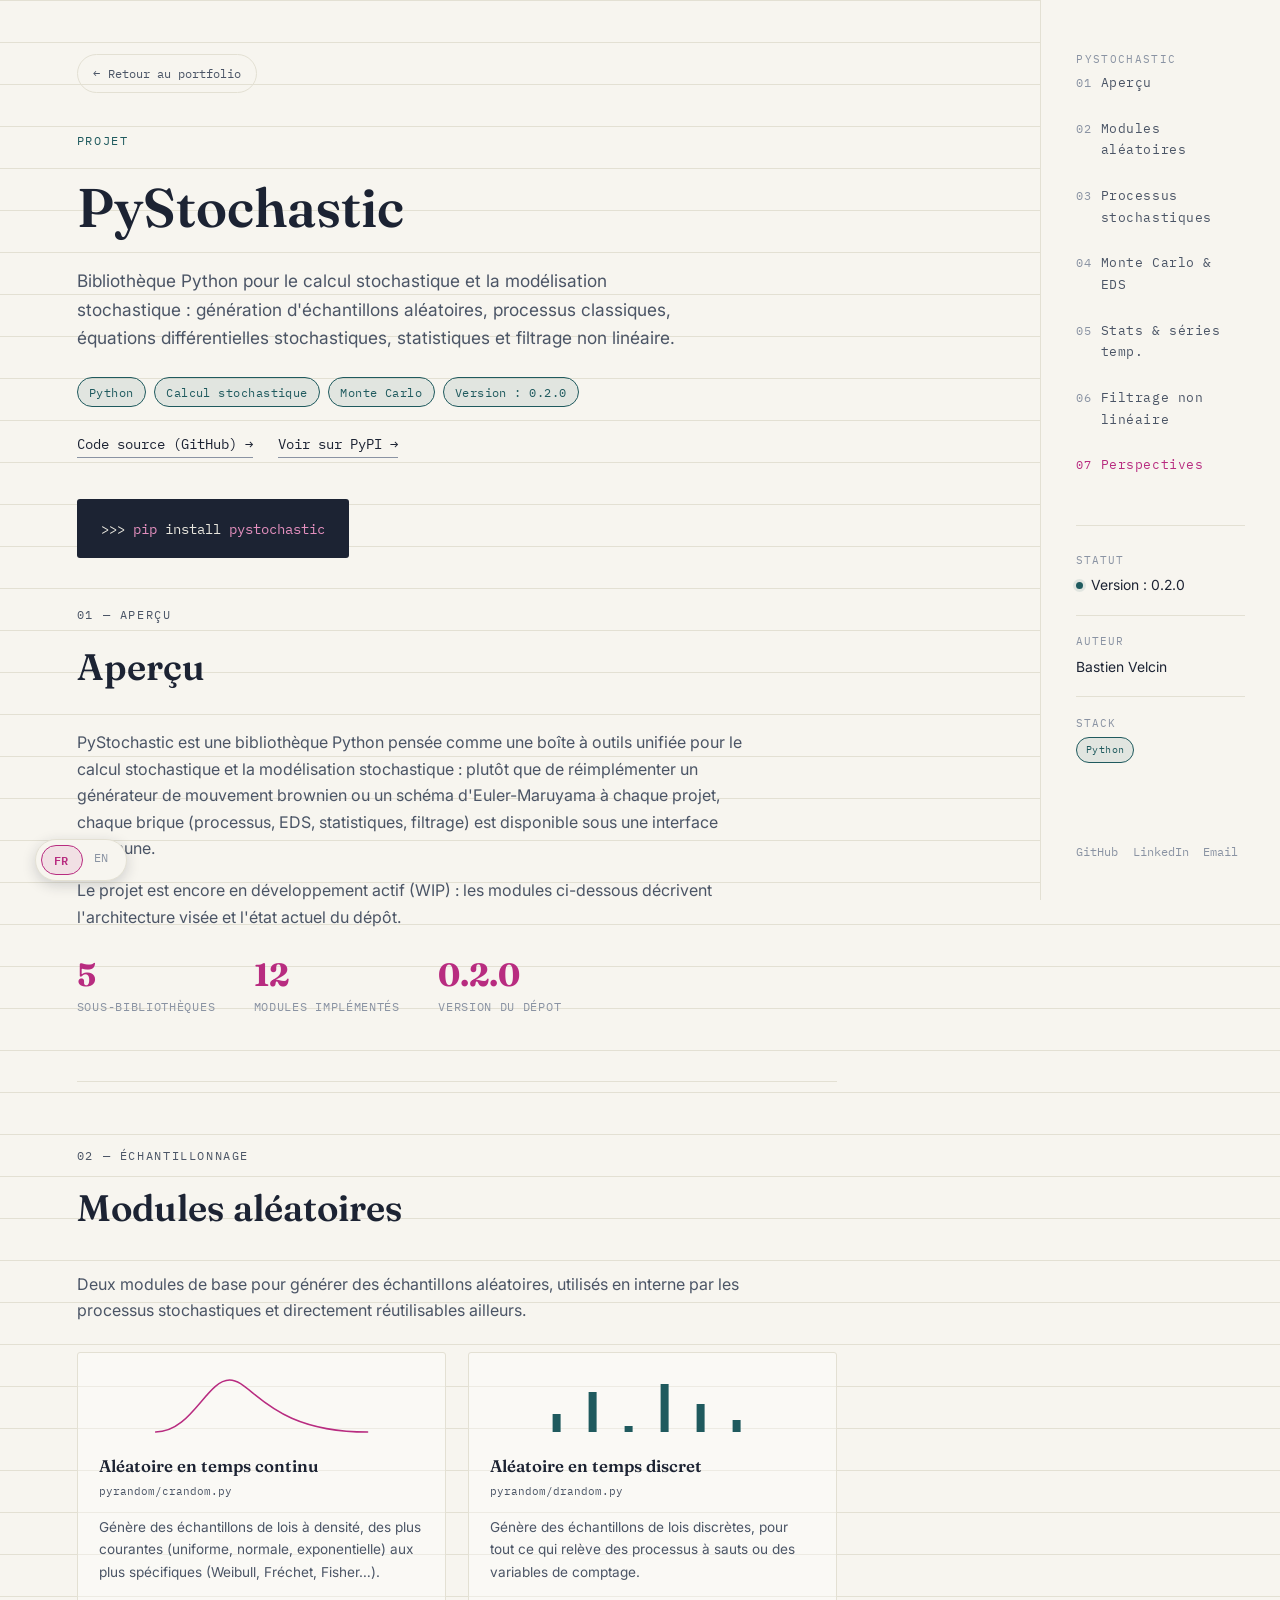
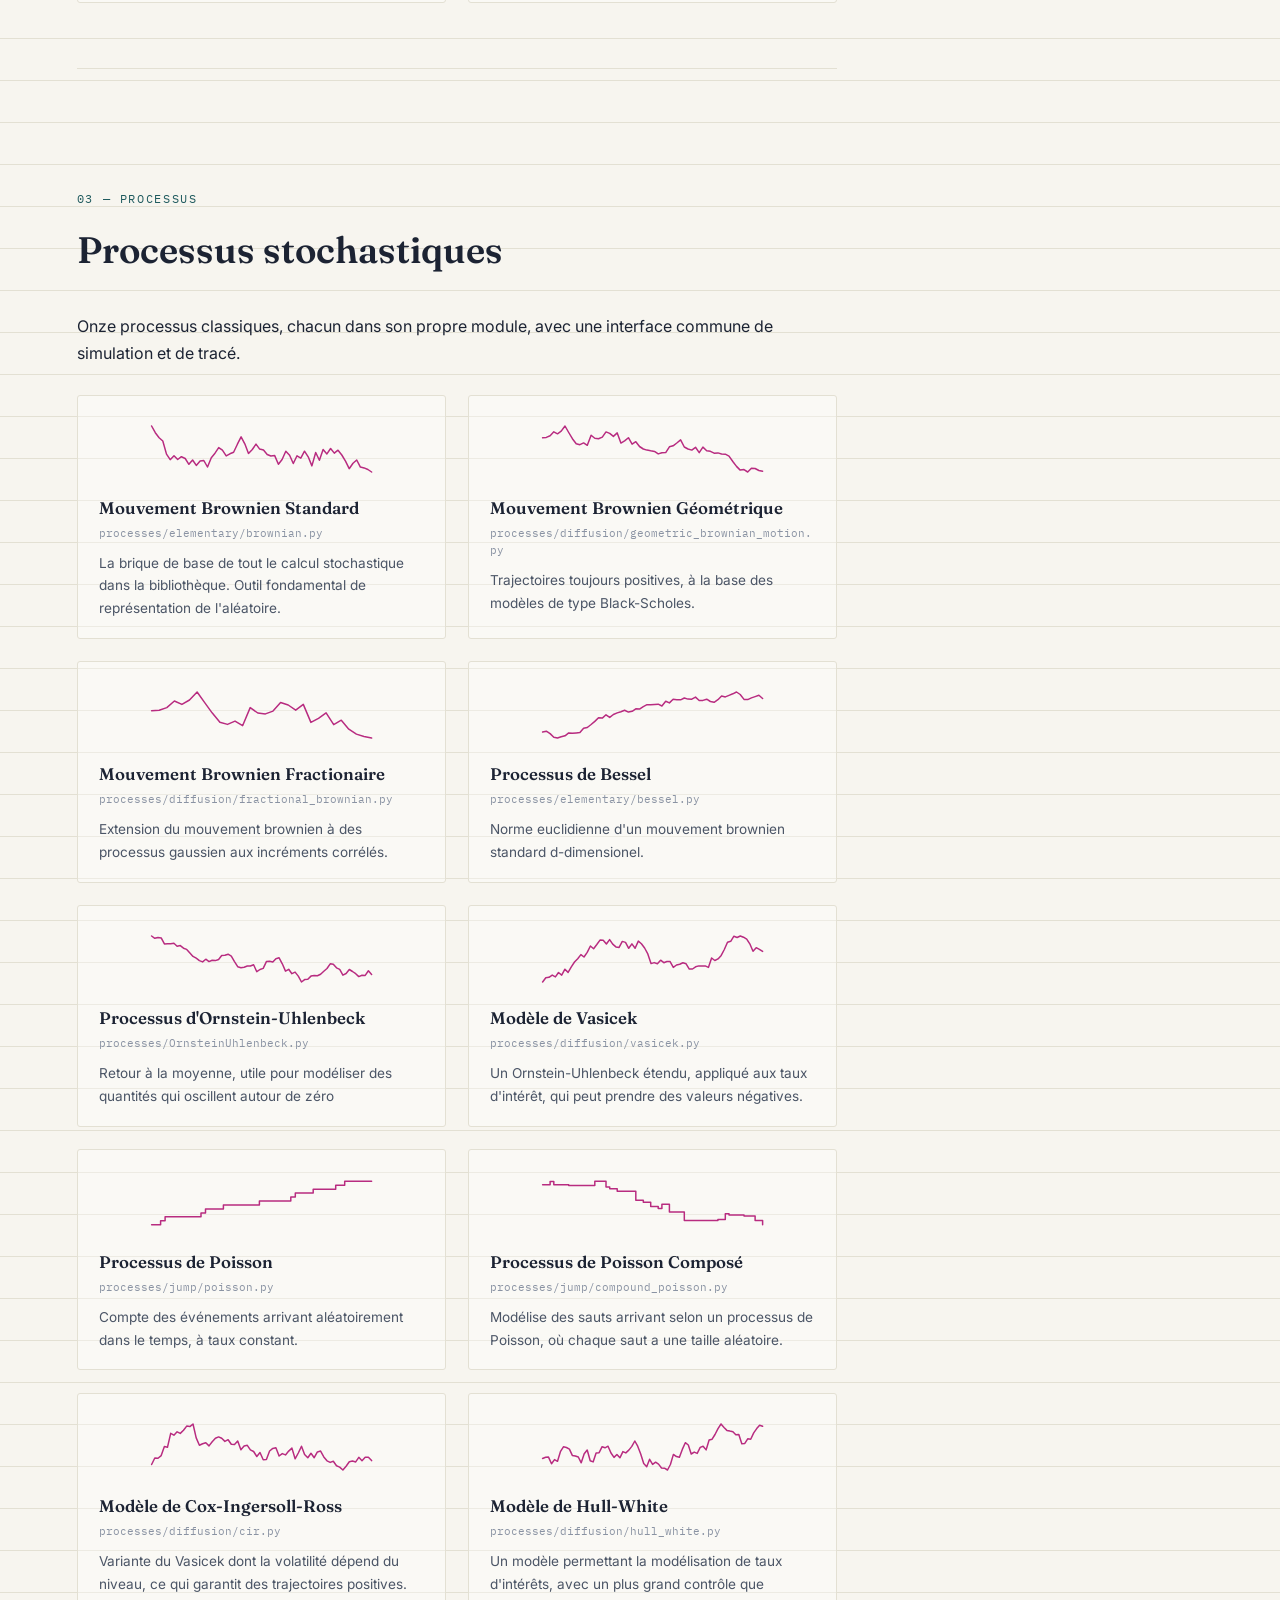
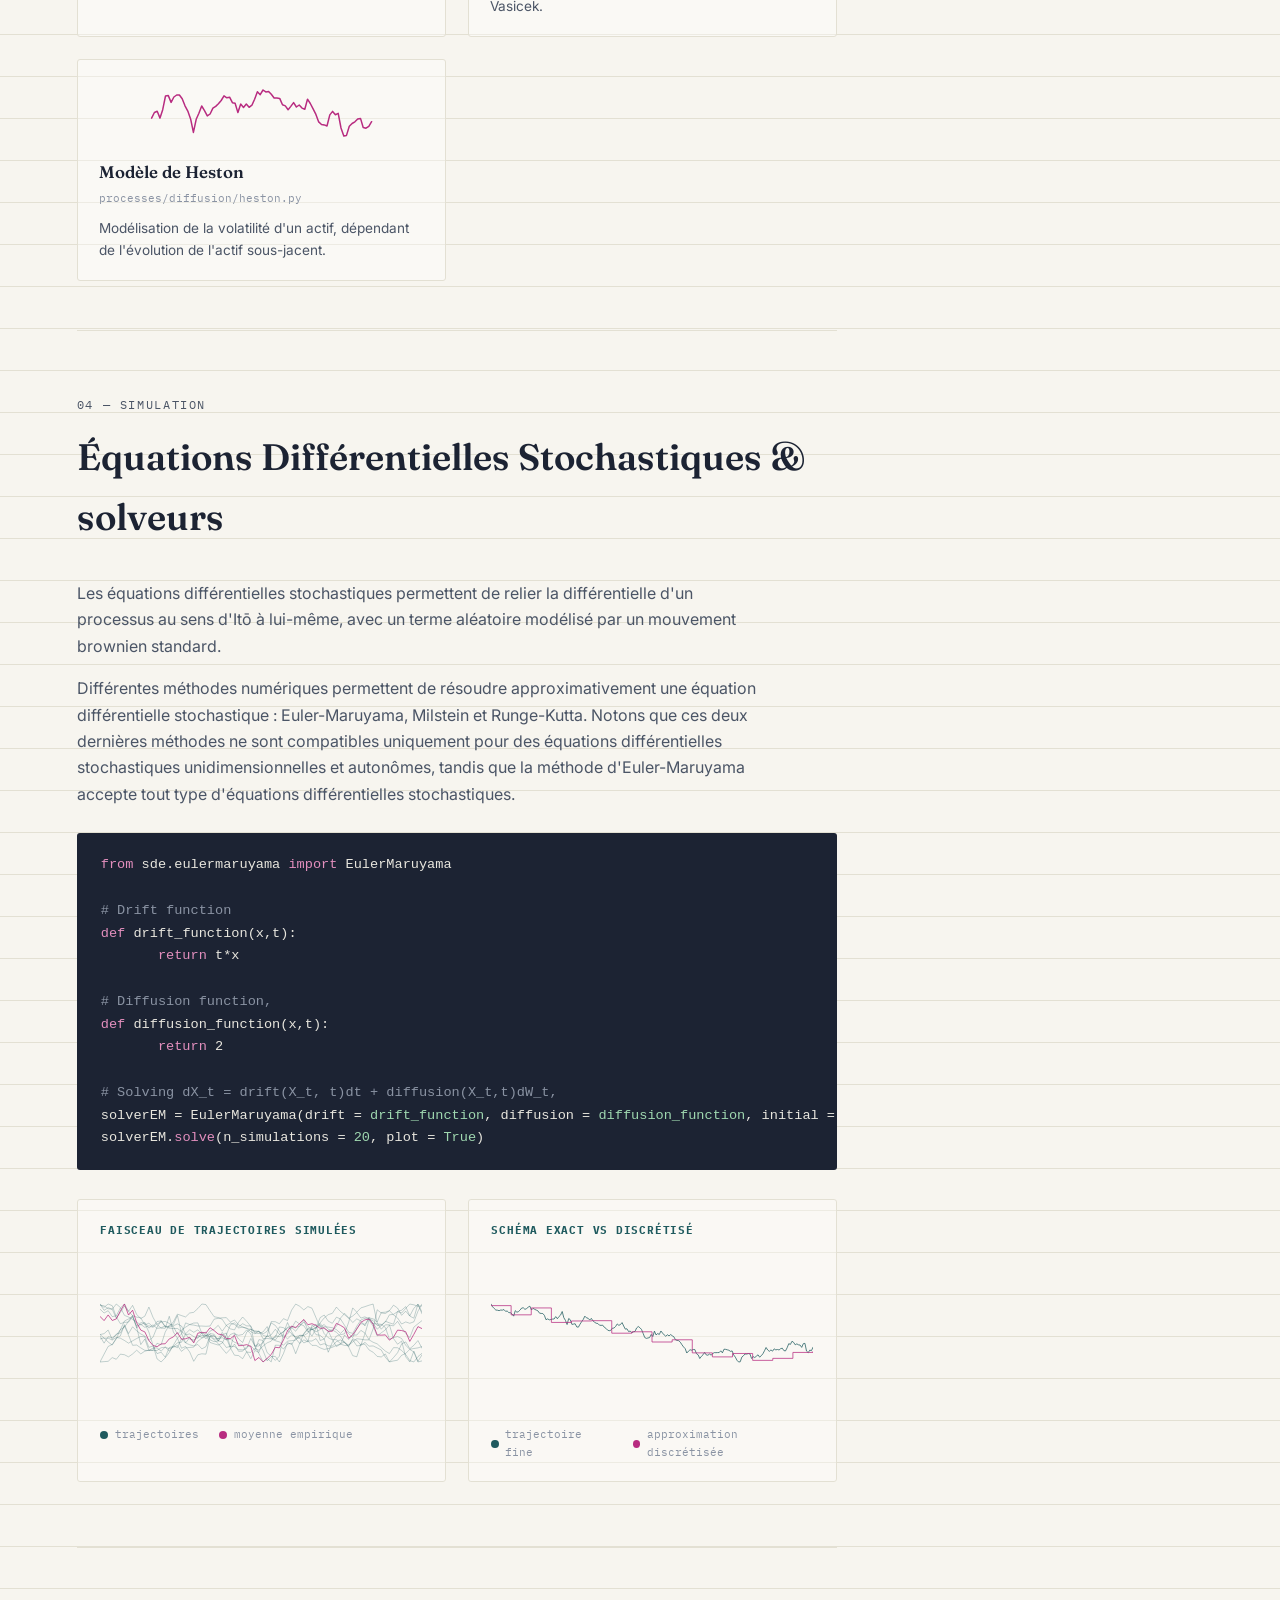
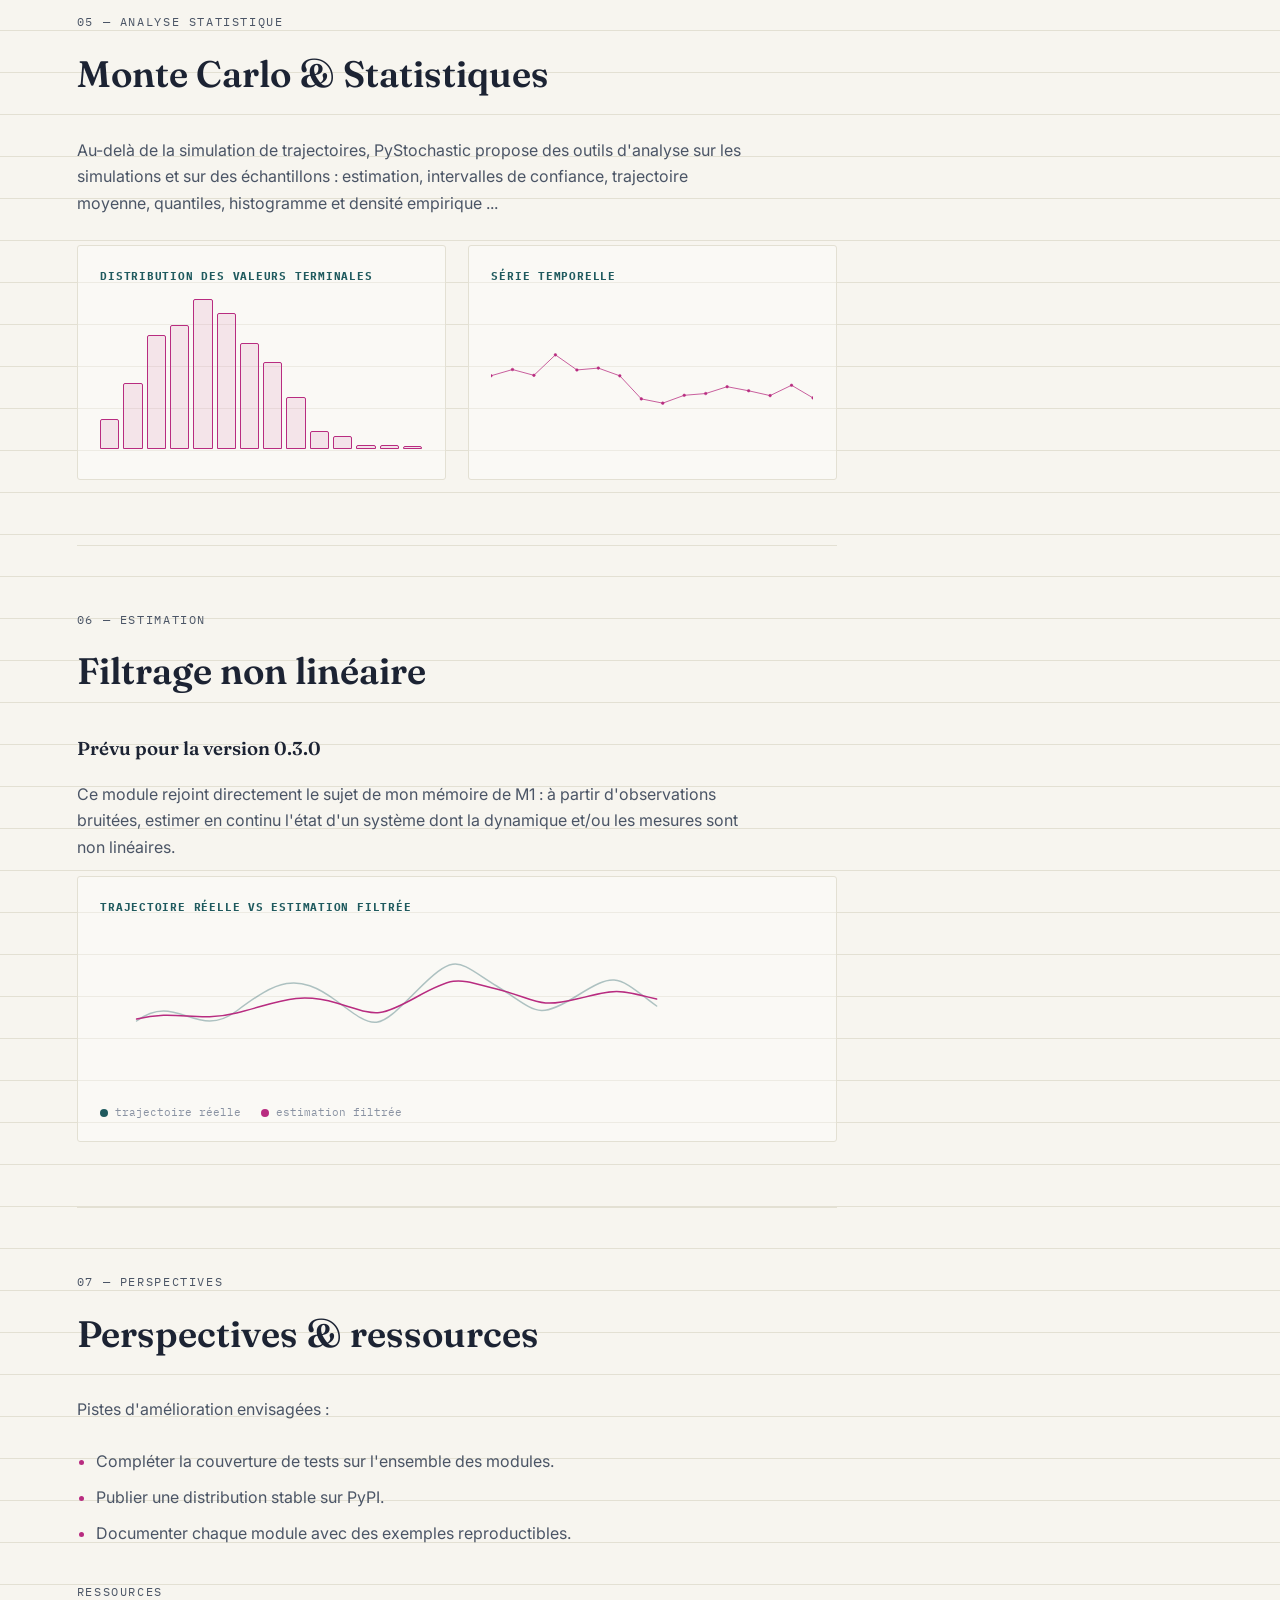
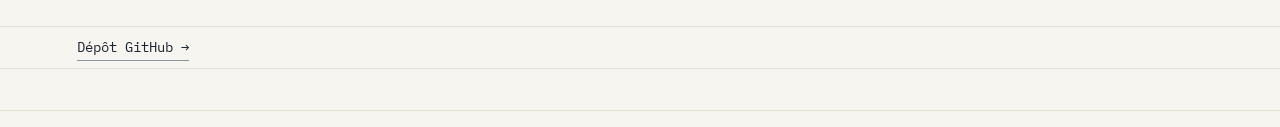
<file: pystochastic/pystochastic.html>
<!DOCTYPE html>
<html lang="fr">
<head>
<meta charset="UTF-8">
<meta name="viewport" content="width=device-width, initial-scale=1.0">
<title>PyStochastic — Projet</title>
<meta name="description" content="PyStochastic — bibliothèque Python pour le calcul stochastique et la modélisation stochastique.">
<link rel="preconnect" href="https://fonts.googleapis.com">
<link rel="preconnect" href="https://fonts.gstatic.com" crossorigin>
<link href="https://fonts.googleapis.com/css2?family=Fraunces:ital,opsz,wght@0,9..144,400;0,9..144,600;1,9..144,500&family=Inter:wght@400;500;600&family=IBM+Plex+Mono:wght@400;500&display=swap" rel="stylesheet">
<link rel="stylesheet" href="../style.css">
<link rel="stylesheet" href="project-page.css">
</head>
<body>

<div class="layout">

  <main class="content">

    <a class="back-link" href="../index.html#projets"><span class="arrow">←</span> <span data-i18n="back.link">Retour au portfolio</span></a>

    <!-- ============ HERO ============ -->
    <header class="project-hero">
      <p class="eyebrow" data-i18n="hero.eyebrow">Projet</p>
      <h1 class="project-title">PyStochastic</h1>
      <p class="project-tagline" data-i18n="hero.tagline">
        Bibliothèque Python pour le calcul stochastique et la modélisation stochastique : génération
        d'échantillons aléatoires, processus classiques, équations différentielles stochastiques,
        statistiques et filtrage non linéaire.
      </p>

      <div class="stack-pills">
        <span class="pill">Python</span>
        <span class="pill">Calcul stochastique</span>
        <span class="pill">Monte Carlo</span>
        <span class="pill" data-i18n="hero.pill.status">Version : 0.2.0</span>
      </div>

      <div class="hero-links project-hero-links">
        <a href="https://github.com/BastienVelcin/PyStochastic" target="_blank" rel="noopener" data-i18n="hero.link.code">Code source (GitHub) →</a>
        <a href="https://pypi.org/project/pystochastic/" target="_blank" rel="noopener" data-i18n="hero.link.download">Voir sur PyPI →</a>
      </div>

    </header>
    <code class="code-block">>>> <span class="kw">pip</span> install <span class="kw">pystochastic</span></code>
    <!-- ============ APERÇU ============ -->
    <section id="apercu" class="project-section reveal">
      <p class="eyebrow" data-i18n="section.apercu.eyebrow">01 — Aperçu</p>
      <h2 data-i18n="section.apercu.title">Aperçu</h2>
      <p data-i18n="apercu.p1">
        PyStochastic est une bibliothèque Python pensée comme une boîte à outils unifiée pour le
        calcul stochastique et la modélisation stochastique: plutôt que de réimplémenter un générateur de mouvement brownien ou un
        schéma d'Euler-Maruyama à chaque projet, chaque brique (processus, EDS, statistiques,
        filtrage) est disponible sous une interface commune.
      </p>
      <p data-i18n="apercu.p2">
        Le projet est encore en développement actif (WIP) : les modules ci-dessous décrivent
        l'architecture visée et l'état actuel du dépôt.
      </p>

      <ul class="stat-row">
        <li><strong>5</strong><span data-i18n="stat.modules">sous-bibliothèques</span></li>
        <li><strong>12</strong><span data-i18n="stat.processus">processus implémentés</span></li>
        <li><strong>0.2.0</strong><span data-i18n="stat.statut">Version du dépot</span></li>
      </ul>


    </section>

    <!-- ============ MODULES ALÉATOIRES ============ -->
    <section id="modules-aleatoires" class="project-section reveal">
      <p class="eyebrow" data-i18n="section.modules.eyebrow">02 — Échantillonnage</p>
      <h2 data-i18n="section.modules.title">Modules aléatoires</h2>
      <p data-i18n="modules.intro">
        Deux modules de base pour générer des échantillons aléatoires, utilisés en interne par les
        processus stochastiques et directement réutilisables ailleurs.
      </p>
      <div class="modules-grid" id="modules-grid"><!-- injecté par script.js --></div>
    </section>

    <!-- ============ PROCESSUS STOCHASTIQUES ============ -->
    <section id="processus" class="processus-section reveal">
      <p class="eyebrow" data-i18n="section.processus.eyebrow">03 — Processus</p>
      <h2 data-i18n="section.processus.title">Processus stochastiques</h2>
      <p data-i18n="processus.intro" >Onze processus classiques, chacun dans son propre module, avec une interface commune de simulation et de tracé.</p>
      <div class="modules-grid" id="processus-grid"><!-- injecté par script.js --></div>
    </section>

    <!-- ============ EDS ============ -->
    <section id="monte-carlo-eds" class="project-section reveal">
      <p class="eyebrow" data-i18n="section.eds.eyebrow">04 — Simulation</p>
      <h2 data-i18n="section.eds.title">Équations Différentielles Stochastiques & solveurs</h2>
      <p data-i18n="eds.p1">
        La simulation de Monte Carlo consiste à générer un grand nombre de trajectoires indépendantes
        d'un même processus pour estimer une quantité d'intérêt (prix, probabilité, espérance) par une
        moyenne empirique.
      </p>
      <p data-i18n="eds.p2">
        Différentes méthodes numériques permettent de résoudre approximativement une équation différentielle stochastique : Euler-Maruyama, Milstein et Runge-Kutta.
        Notons que ces deux dernières méthodes ne sont compatibles uniquement pour des équations différentielles stochastiques unidimensionnelles et autonômes, tandis que
        la méthode d'Euler-Maruyama accepte tout type d'équations différentielles stochastiques.
      </p>

      <pre class="code-block"><code><span class="kw">from</span> sde.eulermaruyama <span class="kw">import</span> EulerMaruyama

<span class="cm"># Drift function </span>
<span class="kw">def</span> drift_function(x,t):
<span class="kw">       return</span> t*x

<span class="cm"># Diffusion function, </span>
<span class="kw">def</span> diffusion_function(x,t):
<span class="kw">       return</span> 2

<span class="cm"># Solving dX_t = drift(X_t, t)dt + diffusion(X_t,t)dW_t, </span>
solverEM = EulerMaruyama(drift = <span class="st">drift_function</span>, diffusion = <span class="st">diffusion_function</span>, initial = <span class="st">0</span>, T = <span class="st">1</span>, n_steps = <span class="st">1000</span>)
solverEM.<span class="kw">solve</span>(n_simulations = <span class="st">20</span>, plot = <span class="st">True</span>)
</code></pre>

      <div class="chart-row">
        <div class="chart-card">
          <h4 data-i18n="mc.chart.title">Faisceau de trajectoires simulées</h4>
          <svg class="wide-chart" viewBox="0 0 640 160">
            <path id="chart-mc-0" class="c-steel-faint"></path><path id="chart-mc-1" class="c-steel-faint"></path>
            <path id="chart-mc-2" class="c-steel-faint"></path><path id="chart-mc-3" class="c-steel-faint"></path>
            <path id="chart-mc-4" class="c-steel-faint"></path><path id="chart-mc-5" class="c-steel-faint"></path>
            <path id="chart-mc-6" class="c-steel-faint"></path><path id="chart-mc-7" class="c-steel-faint"></path>
            <path id="chart-mc-8" class="c-steel-faint"></path><path id="chart-mc-9" class="c-steel-faint"></path>
            <path id="chart-mc-mean" class="c-raspberry" stroke-width="2.2"></path>
          </svg>
          <div class="chart-legend">
            <span><i class="legend-dot steel"></i><span data-i18n="mc.legend.paths">trajectoires</span></span>
            <span><i class="legend-dot raspberry"></i><span data-i18n="mc.legend.mean">moyenne empirique</span></span>
          </div>
        </div>

        <div class="chart-card">
          <h4 data-i18n="eds.chart.title">Schéma exact vs discrétisé</h4>
          <svg class="wide-chart" viewBox="0 0 640 160">
            <path id="chart-sde-fine" class="c-steel"></path>
            <path id="chart-sde-coarse" class="c-raspberry"></path>
          </svg>
          <div class="chart-legend">
            <span><i class="legend-dot steel"></i><span data-i18n="eds.legend.exact">trajectoire fine</span></span>
            <span><i class="legend-dot raspberry"></i><span data-i18n="eds.legend.approx">approximation discrétisée</span></span>
          </div>
        </div>
      </div>
    </section>

    <!-- ============ MONTE CARLO & STATISTIQUES ============ -->
    <section id="stats-series" class="project-section reveal">
      <p class="eyebrow" data-i18n="section.stats.eyebrow">05 — Analyse statistique</p>
      <h2 data-i18n="section.stats.title">Monte Carlo & Statistiques</h2>
      <p data-i18n="stats.p1">
        Au-delà de la simulation de trajectoires, PyStochastic propose des outils d'analyse sur les simulations et sur des échantillons : estimation,
        intervalles de confiance, trajectoire moyenne, quantiles, histogramme et densité empirique ...
      </p>

      <div class="chart-row">
        <div class="chart-card">
          <h4 data-i18n="hist.title">Distribution des valeurs terminales</h4>
          <div class="histogram" id="histogram-bars"></div>
        </div>

        <div class="chart-card">
          <h4 data-i18n="ts.title">Série temporelle</h4>
          <svg class="wide-chart" viewBox="0 0 640 160">
            <path id="chart-ts-line" class="c-raspberry"></path>
            <g id="chart-ts-markers" class="c-raspberry"></g>
          </svg>
        </div>
      </div>
    </section>

    <!-- ============ FILTRAGE NON LINÉAIRE ============ -->
    <section id="filtrage" class="project-section reveal">
      <p class="eyebrow" data-i18n="section.filtrage.eyebrow">06 — Estimation</p>
      <h2 data-i18n="section.filtrage.title">Filtrage non linéaire
          <h3 data-i18n="nextversion">Prévu pour la version 0.3.0</h3>
      <p data-i18n="filtrage.p1">
        Ce module rejoint directement le sujet de mon mémoire de M1 : à partir d'observations
        bruitées, estimer en continu l'état d'un système dont la dynamique et/ou les mesures sont
        non linéaires.
      </p>

      <div class="chart-card">
        <h4 data-i18n="filtrage.chart.title">Trajectoire réelle vs estimation filtrée</h4>
        <svg class="wide-chart" viewBox="0 0 640 160">
          <path id="chart-filter-true" class="c-steel-faint" stroke-width="1.8"></path>
          <path id="chart-filter-est" class="c-raspberry" stroke-width="1.8"></path>
        </svg>
        <div class="chart-legend">
          <span><i class="legend-dot steel"></i><span data-i18n="filtrage.legend.true">trajectoire réelle</span></span>
          <span><i class="legend-dot raspberry"></i><span data-i18n="filtrage.legend.est">estimation filtrée</span></span>
        </div>
      </div>
    </section>

    <!-- ============ PERSPECTIVES ============ -->
    <section id="perspectives" class="project-section reveal">
      <p class="eyebrow" data-i18n="section.perspectives.eyebrow">07 — Perspectives</p>
      <h2 data-i18n="section.perspectives.title">Perspectives & ressources</h2>
      <p data-i18n="perspectives.intro">Pistes d'amélioration envisagées :</p>
      <ul class="plain-list">
        <li data-i18n="perspectives.li1">Compléter la couverture de tests sur l'ensemble des modules.</li>
        <li data-i18n="perspectives.li2">Publier une distribution stable sur PyPI.</li>
        <li data-i18n="perspectives.li3">Documenter chaque module avec des exemples reproductibles.</li>
      </ul>

      <p class="eyebrow" style="margin-top:2.2rem" data-i18n="perspectives.resources">Ressources</p>
      <div class="hero-links">
        <a href="https://github.com/BastienVelcin/PyStochastic" target="_blank" rel="noopener" data-i18n="perspectives.repo">Dépôt GitHub →</a>
      </div>
    </section>

  </main>

  <!-- Sidebar : navigation dans la page + infos du projet -->
  <aside class="sidebar">
    <p class="brand">PyStochastic</p>
    <nav aria-label="Navigation dans le projet">
      <ul>
        <li><a href="#apercu" data-nav><span class="idx">01</span><span data-i18n="nav.apercu">Aperçu</span></a></li>
        <li><a href="#modules-aleatoires" data-nav><span class="idx">02</span><span data-i18n="nav.modules">Modules aléatoires</span></a></li>
        <li><a href="#processus" data-nav><span class="idx">03</span><span data-i18n="nav.processus">Processus stochastiques</span></a></li>
        <li><a href="#monte-carlo-eds" data-nav><span class="idx">04</span><span data-i18n="nav.mc">Monte Carlo & EDS</span></a></li>
        <li><a href="#stats-series" data-nav><span class="idx">05</span><span data-i18n="nav.stats">Stats & séries temp.</span></a></li>
        <li><a href="#filtrage" data-nav><span class="idx">06</span><span data-i18n="nav.filtrage">Filtrage non linéaire</span></a></li>
        <li><a href="#perspectives" data-nav><span class="idx">07</span><span data-i18n="nav.perspectives">Perspectives</span></a></li>
      </ul>
    </nav>
    <!--
    <button class="lang-switch" id="lang-toggle" aria-label="Changer de langue / Switch language">
      <span data-lang-btn="fr">FR</span><span class="lang-sep">·</span><span data-lang-btn="en">EN</span>
    </button>-->

    <div class="project-meta">
      <div class="meta-row">
        <p class="meta-label">Statut</p>
        <p class="meta-value"><span class="status-dot"></span><span data-i18n="hero.pill.status">En développement</span></p>
      </div>
      <div class="meta-row">
        <p class="meta-label">Auteur</p>
        <p class="meta-value">Bastien Velcin</p>
      </div>
      <div class="meta-row">
        <p class="meta-label">Stack</p>
        <p class="meta-value meta-stack"><span class="pill">Python</span></p>
      </div>
    </div>

    <div class="sidebar-foot">
      <a href="https://github.com/BastienVelcin" target="_blank" rel="noopener">GitHub</a>
      <a href="https://www.linkedin.com/in/bastien-velcin" target="_blank" rel="noopener">LinkedIn</a>
      <a href="mailto:bastien.velcin9@etu.univ-lorraine.fr">Email</a>
    </div>
  </aside>

</div>
<button class="lang-switch mobile-float" id="lang-toggle-float" aria-label="Changer de langue / Switch language">
  <span data-lang-btn="fr">FR</span><span class="lang-sep">·</span><span data-lang-btn="en">EN</span>
</button>
<script src="project-page.js"></script>
<script src="pystochastic.js"></script>
</body>
</html>
</file>
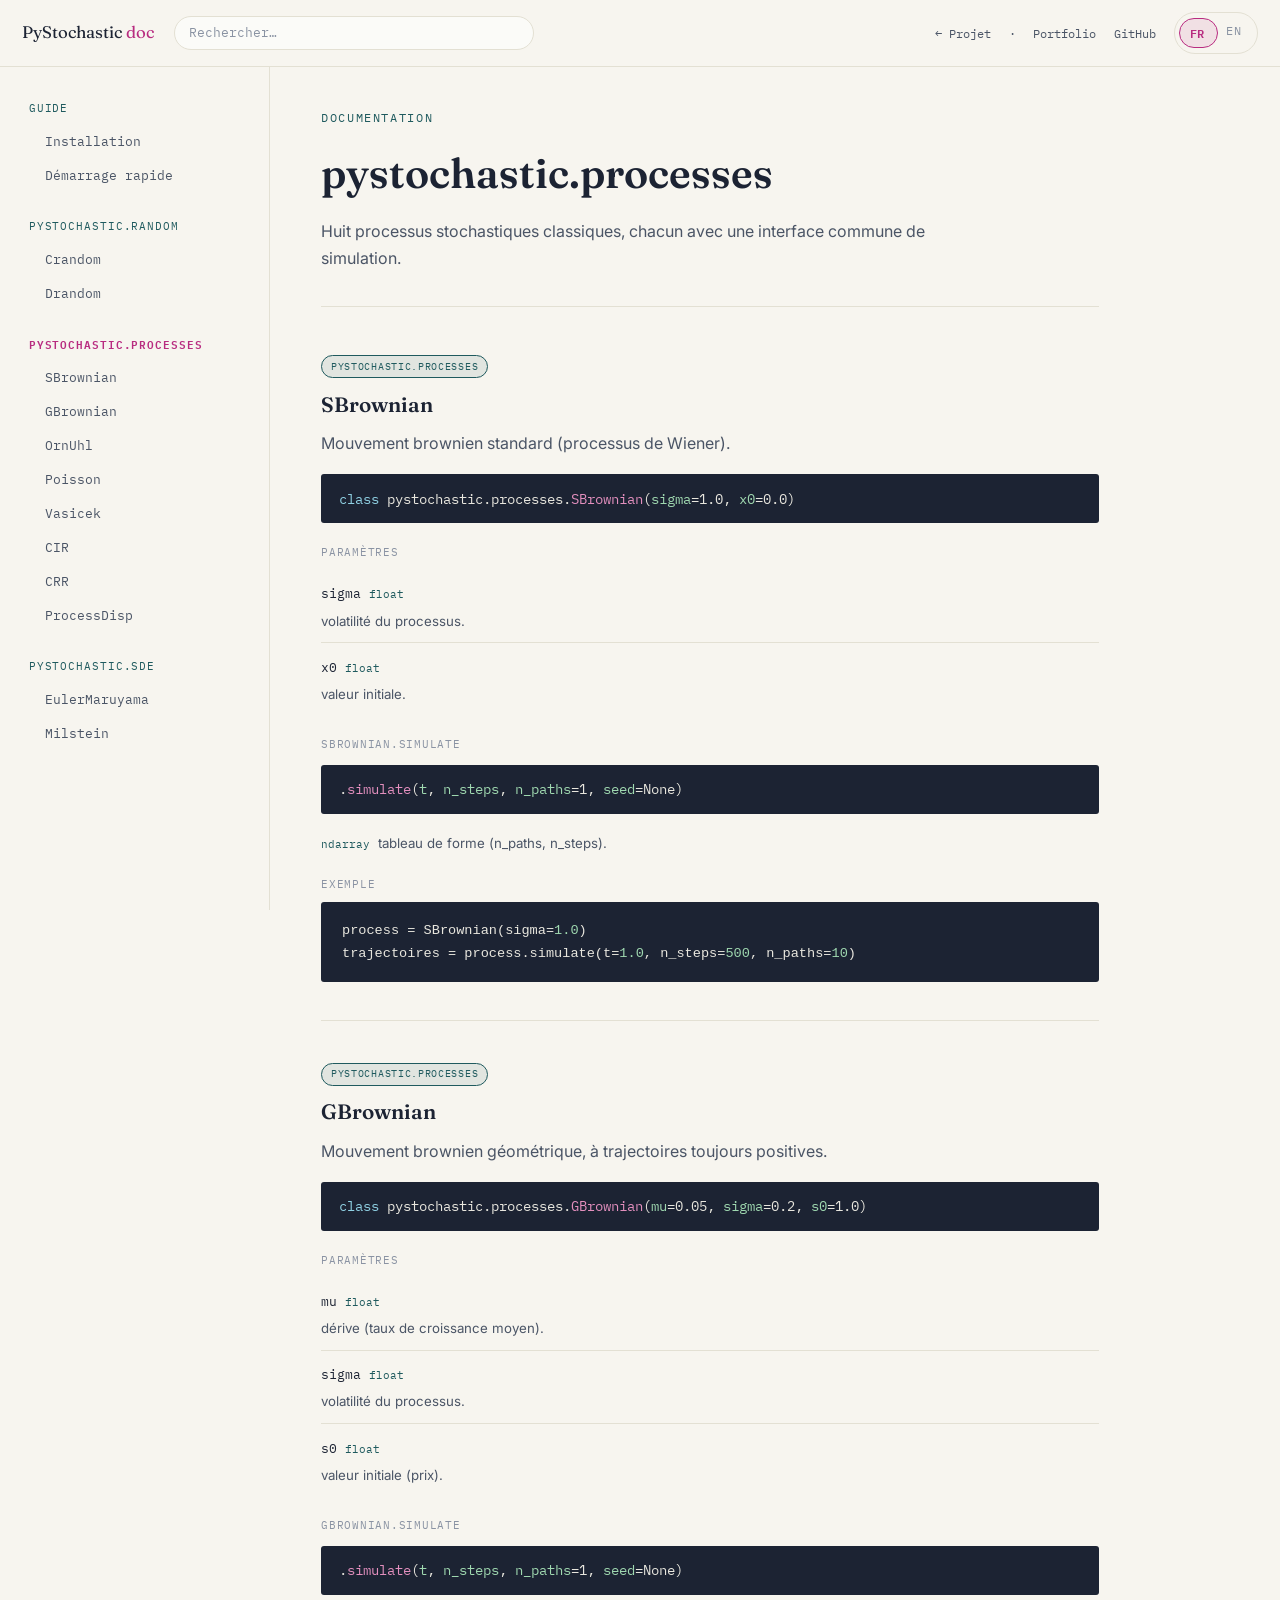
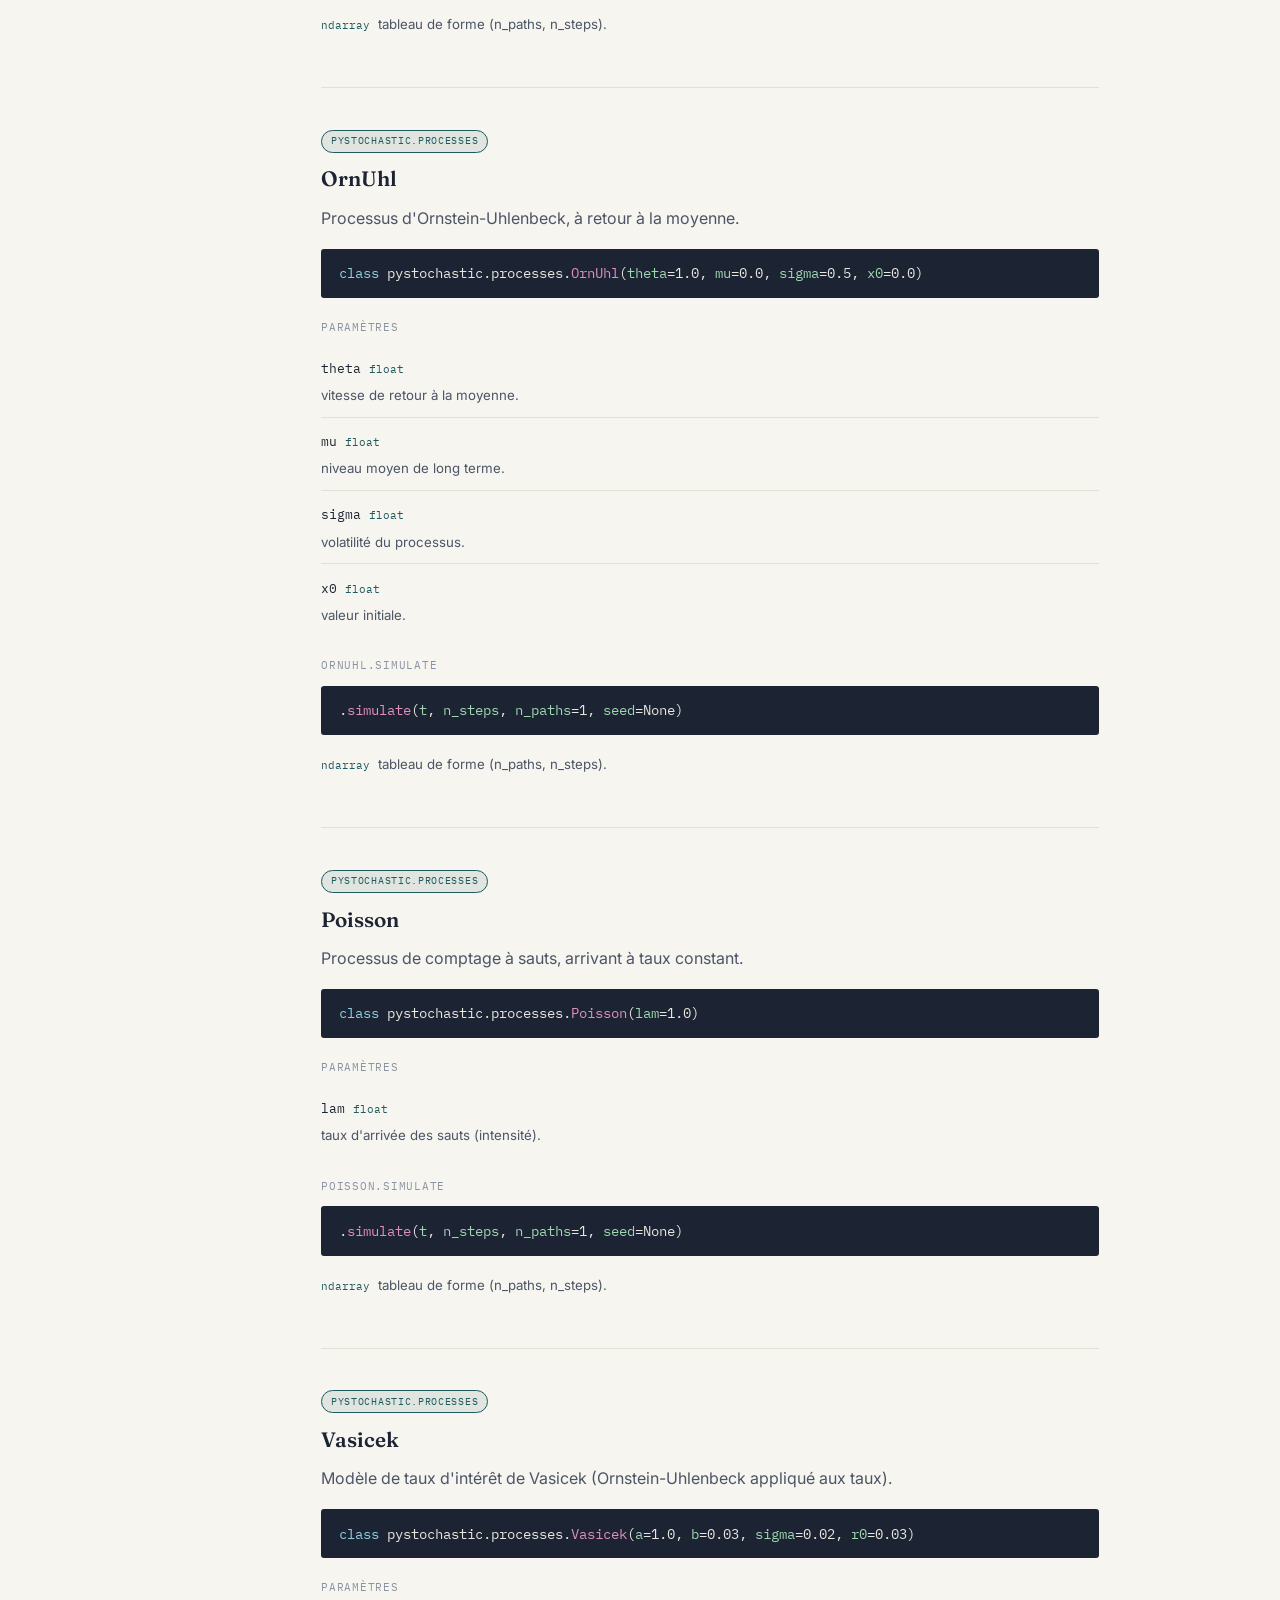
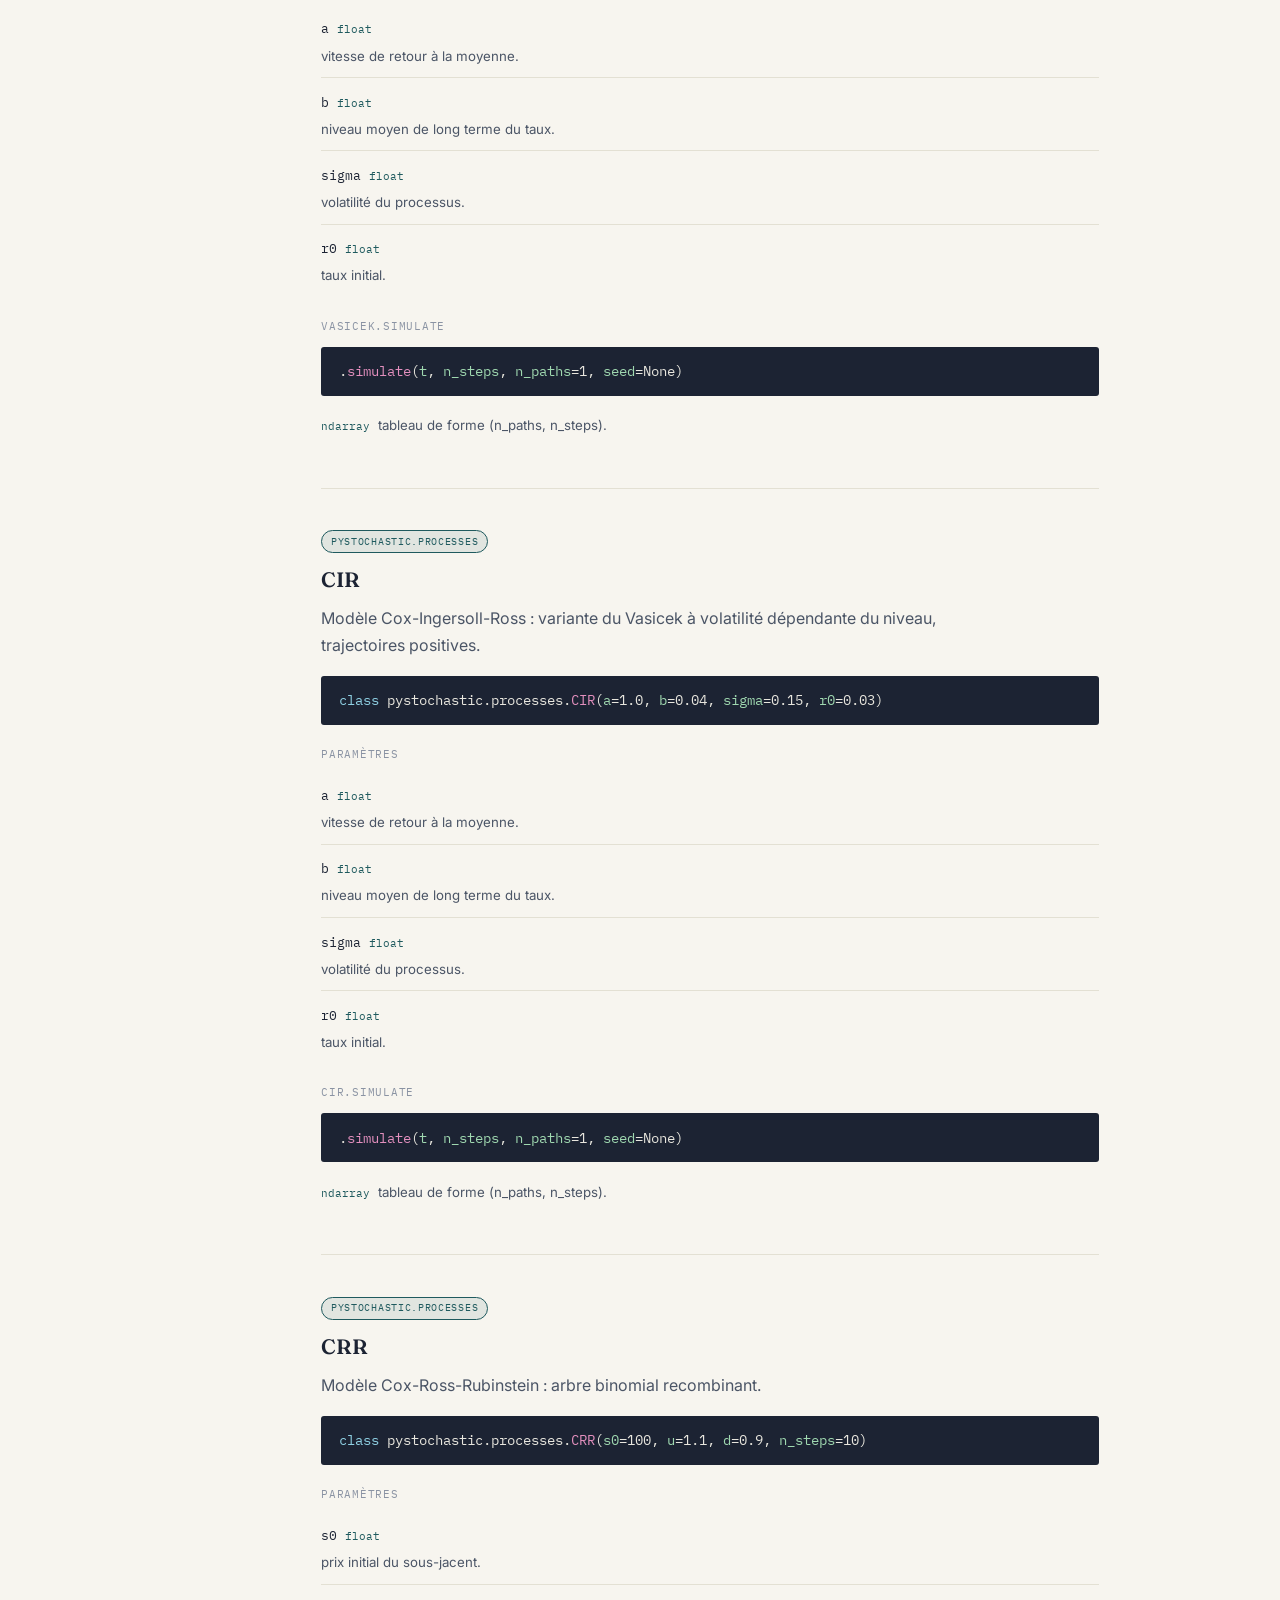
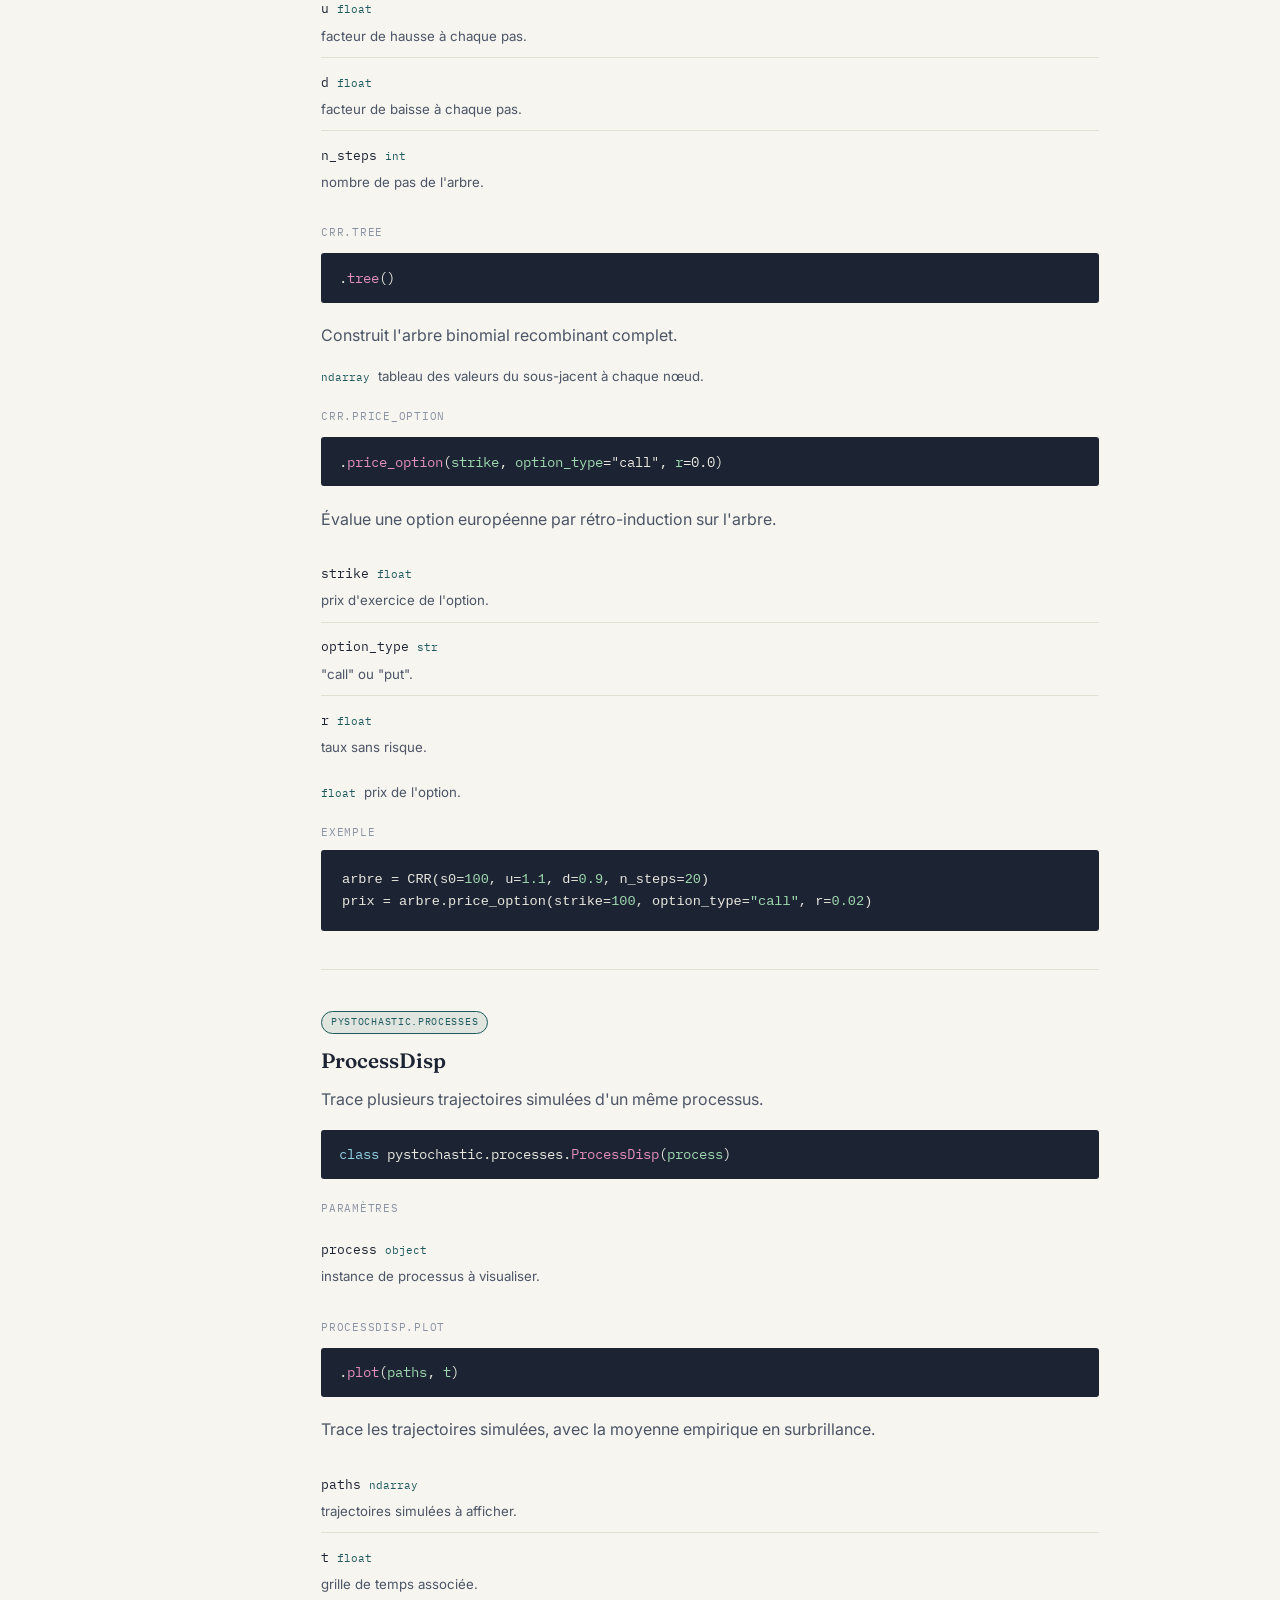
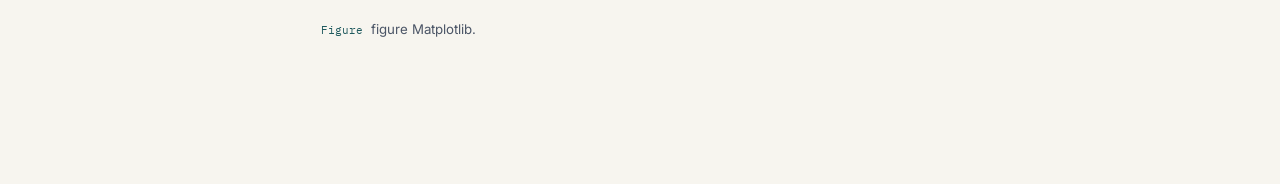
<file: pystochastic/doc/processes.html>
<!DOCTYPE html>
<html lang="fr">
<head>
<meta charset="UTF-8">
<meta name="viewport" content="width=device-width, initial-scale=1.0">
<title>pystochastic.processes — PyStochastic Doc</title>
<meta name="description" content="Référence des processus stochastiques de PyStochastic.">
<link rel="preconnect" href="https://fonts.googleapis.com">
<link rel="preconnect" href="https://fonts.gstatic.com" crossorigin>
<link href="https://fonts.googleapis.com/css2?family=Fraunces:ital,opsz,wght@0,9..144,400;0,9..144,600;1,9..144,500&family=Inter:wght@400;500;600&family=IBM+Plex+Mono:wght@400;500&display=swap" rel="stylesheet">
  <link rel="stylesheet" href="../../style.css">
<link rel="stylesheet" href="doc.css">
</head>
<body>
<div class="doc-shell">
  <header class="doc-topbar">
    <button class="doc-hamburger" id="doc-hamburger" aria-label="Ouvrir le menu" aria-expanded="false" aria-controls="doc-sidebar">☰</button>
    <a class="doc-brand" href="index.html">PyStochastic <span>doc</span></a>
    <div class="doc-topbar-search">
      <input type="text" class="doc-search-input" placeholder="Rechercher…">
    </div>
    <nav class="doc-topbar-links">
      <a href="../pystochastic.html" class="doc-hide-mobile" data-i18n="topbar.project">← Projet</a>
      <span class="sep">·</span>
      <a href="../../index.html" data-i18n="topbar.portfolio">Portfolio</a>
      <a href="https://github.com/BastienVelcin/PyStochastic" target="_blank" rel="noopener">GitHub</a>
      <button class="lang-switch" id="lang-toggle" aria-label="Changer de langue / Switch language">
        <span data-lang-btn="fr">FR</span><span class="lang-sep">·</span><span data-lang-btn="en">EN</span>
      </button>
    </nav>
  </header>
  <div class="doc-body">
    <div class="doc-scrim" id="doc-scrim"></div>
    <aside class="doc-sidebar" id="doc-sidebar">
      <div class="doc-sidebar-search">
        <input type="text" class="doc-search-input" placeholder="Rechercher…">
      </div>
      <div class="doc-nav-group">
        <a class="doc-nav-page-link" href="index.html" data-i18n="nav.group.guide">Guide</a>
        <ul>
          <li><a href="index.html#install" class="doc-item-link" data-nav data-i18n="nav.guide.install">Installation</a></li>
          <li><a href="index.html#quickstart" class="doc-item-link" data-nav data-i18n="nav.guide.quickstart">Démarrage rapide</a></li>
        </ul>
      </div>
      <div class="doc-nav-group">
        <a class="doc-nav-page-link" href="random.html" data-i18n="nav.group.random">pystochastic.random</a>
        <ul>
          <li><a href="random.html#crandom" class="doc-item-link" data-nav>Crandom</a></li>
          <li><a href="random.html#drandom" class="doc-item-link" data-nav>Drandom</a></li>
        </ul>
      </div>
      <div class="doc-nav-group is-current-page">
        <a class="doc-nav-page-link" href="processes.html" data-i18n="nav.group.processes">pystochastic.processes</a>
        <ul>
          <li><a href="processes.html#sbrownian" class="doc-item-link" data-nav>SBrownian</a></li>
          <li><a href="processes.html#gbrownian" class="doc-item-link" data-nav>GBrownian</a></li>
          <li><a href="processes.html#ornuhl" class="doc-item-link" data-nav>OrnUhl</a></li>
          <li><a href="processes.html#poisson" class="doc-item-link" data-nav>Poisson</a></li>
          <li><a href="processes.html#vasicek" class="doc-item-link" data-nav>Vasicek</a></li>
          <li><a href="processes.html#cir" class="doc-item-link" data-nav>CIR</a></li>
          <li><a href="processes.html#crr" class="doc-item-link" data-nav>CRR</a></li>
          <li><a href="processes.html#processdisp" class="doc-item-link" data-nav>ProcessDisp</a></li>
        </ul>
      </div>
      <div class="doc-nav-group">
        <a class="doc-nav-page-link" href="sde.html" data-i18n="nav.group.sde">pystochastic.sde</a>
        <ul>
          <li><a href="sde.html#eulermaruyama" class="doc-item-link" data-nav>EulerMaruyama</a></li>
          <li><a href="sde.html#milstein" class="doc-item-link" data-nav>Milstein</a></li>
        </ul>
      </div>
    </aside>
    <main class="doc-main">
      <div class="doc-hero">
        <p class="eyebrow" data-i18n="hero.random.eyebrow">Documentation</p>
        <h1>pystochastic.processes</h1>
        <p data-i18n="hero.processes.tagline">Huit processus stochastiques classiques, chacun avec une interface commune de simulation.</p>
      </div>
      <section id="sbrownian" class="doc-entry">
        <span class="doc-badge">pystochastic.processes</span>
        <h2>SBrownian</h2>
        <p class="desc" data-i18n="sbrownian.desc">Mouvement brownien standard (processus de Wiener).</p>
        <pre class="doc-sig"><span class="kw">class</span> pystochastic.processes.<span class="fn">SBrownian</span>(<span class="arg">sigma</span>=1.0, <span class="arg">x0</span>=0.0)</pre>
        <p class="doc-subhead">Paramètres</p>
        <ul class="doc-params">
          <li><span class="pname">sigma</span><span class="ptype">float</span><p class="pdesc" data-i18n="p.sigma">volatilité du processus.</p></li>
          <li><span class="pname">x0</span><span class="ptype">float</span><p class="pdesc" data-i18n="p.x0">valeur initiale.</p></li>
        </ul>
        <p class="doc-subhead">SBrownian.simulate</p>
        <pre class="doc-sig">.<span class="fn">simulate</span>(<span class="arg">t</span>, <span class="arg">n_steps</span>, <span class="arg">n_paths</span>=1, <span class="arg">seed</span>=None)</pre>
        <p class="doc-returns"><span class="ptype">ndarray</span><span data-i18n="m.r.simulate">tableau de forme (n_paths, n_steps).</span></p>
        <p class="doc-subhead">Exemple</p>
        <pre class="code-block"><code>process = SBrownian(sigma=<span class="st">1.0</span>)
trajectoires = process.simulate(t=<span class="st">1.0</span>, n_steps=<span class="st">500</span>, n_paths=<span class="st">10</span>)</code></pre>
      </section>
      <section id="gbrownian" class="doc-entry">
        <span class="doc-badge">pystochastic.processes</span>
        <h2>GBrownian</h2>
        <p class="desc" data-i18n="gbrownian.desc">Mouvement brownien géométrique, à trajectoires toujours positives.</p>
        <pre class="doc-sig"><span class="kw">class</span> pystochastic.processes.<span class="fn">GBrownian</span>(<span class="arg">mu</span>=0.05, <span class="arg">sigma</span>=0.2, <span class="arg">s0</span>=1.0)</pre>
        <p class="doc-subhead">Paramètres</p>
        <ul class="doc-params">
          <li><span class="pname">mu</span><span class="ptype">float</span><p class="pdesc" data-i18n="p.mu">dérive (taux de croissance moyen).</p></li>
          <li><span class="pname">sigma</span><span class="ptype">float</span><p class="pdesc" data-i18n="p.sigma">volatilité du processus.</p></li>
          <li><span class="pname">s0</span><span class="ptype">float</span><p class="pdesc" data-i18n="p.s0">valeur initiale (prix).</p></li>
        </ul>
        <p class="doc-subhead">GBrownian.simulate</p>
        <pre class="doc-sig">.<span class="fn">simulate</span>(<span class="arg">t</span>, <span class="arg">n_steps</span>, <span class="arg">n_paths</span>=1, <span class="arg">seed</span>=None)</pre>
        <p class="doc-returns"><span class="ptype">ndarray</span><span data-i18n="m.r.simulate">tableau de forme (n_paths, n_steps).</span></p>
      </section>
      <section id="ornuhl" class="doc-entry">
        <span class="doc-badge">pystochastic.processes</span>
        <h2>OrnUhl</h2>
        <p class="desc" data-i18n="ornuhl.desc">Processus d'Ornstein-Uhlenbeck, à retour à la moyenne.</p>
        <pre class="doc-sig"><span class="kw">class</span> pystochastic.processes.<span class="fn">OrnUhl</span>(<span class="arg">theta</span>=1.0, <span class="arg">mu</span>=0.0, <span class="arg">sigma</span>=0.5, <span class="arg">x0</span>=0.0)</pre>
        <p class="doc-subhead">Paramètres</p>
        <ul class="doc-params">
          <li><span class="pname">theta</span><span class="ptype">float</span><p class="pdesc" data-i18n="p.theta">vitesse de retour à la moyenne.</p></li>
          <li><span class="pname">mu</span><span class="ptype">float</span><p class="pdesc" data-i18n="p.meanlevel">niveau moyen de long terme.</p></li>
          <li><span class="pname">sigma</span><span class="ptype">float</span><p class="pdesc" data-i18n="p.sigma">volatilité du processus.</p></li>
          <li><span class="pname">x0</span><span class="ptype">float</span><p class="pdesc" data-i18n="p.x0">valeur initiale.</p></li>
        </ul>
        <p class="doc-subhead">OrnUhl.simulate</p>
        <pre class="doc-sig">.<span class="fn">simulate</span>(<span class="arg">t</span>, <span class="arg">n_steps</span>, <span class="arg">n_paths</span>=1, <span class="arg">seed</span>=None)</pre>
        <p class="doc-returns"><span class="ptype">ndarray</span><span data-i18n="m.r.simulate">tableau de forme (n_paths, n_steps).</span></p>
      </section>
      <section id="poisson" class="doc-entry">
        <span class="doc-badge">pystochastic.processes</span>
        <h2>Poisson</h2>
        <p class="desc" data-i18n="poisson.desc">Processus de comptage à sauts, arrivant à taux constant.</p>
        <pre class="doc-sig"><span class="kw">class</span> pystochastic.processes.<span class="fn">Poisson</span>(<span class="arg">lam</span>=1.0)</pre>
        <p class="doc-subhead">Paramètres</p>
        <ul class="doc-params">
          <li><span class="pname">lam</span><span class="ptype">float</span><p class="pdesc" data-i18n="p.lam">taux d'arrivée des sauts (intensité).</p></li>
        </ul>
        <p class="doc-subhead">Poisson.simulate</p>
        <pre class="doc-sig">.<span class="fn">simulate</span>(<span class="arg">t</span>, <span class="arg">n_steps</span>, <span class="arg">n_paths</span>=1, <span class="arg">seed</span>=None)</pre>
        <p class="doc-returns"><span class="ptype">ndarray</span><span data-i18n="m.r.simulate">tableau de forme (n_paths, n_steps).</span></p>
      </section>
      <section id="vasicek" class="doc-entry">
        <span class="doc-badge">pystochastic.processes</span>
        <h2>Vasicek</h2>
        <p class="desc" data-i18n="vasicek.desc">Modèle de taux d'intérêt de Vasicek (Ornstein-Uhlenbeck appliqué aux taux).</p>
        <pre class="doc-sig"><span class="kw">class</span> pystochastic.processes.<span class="fn">Vasicek</span>(<span class="arg">a</span>=1.0, <span class="arg">b</span>=0.03, <span class="arg">sigma</span>=0.02, <span class="arg">r0</span>=0.03)</pre>
        <p class="doc-subhead">Paramètres</p>
        <ul class="doc-params">
          <li><span class="pname">a</span><span class="ptype">float</span><p class="pdesc" data-i18n="p.a">vitesse de retour à la moyenne.</p></li>
          <li><span class="pname">b</span><span class="ptype">float</span><p class="pdesc" data-i18n="p.b">niveau moyen de long terme du taux.</p></li>
          <li><span class="pname">sigma</span><span class="ptype">float</span><p class="pdesc" data-i18n="p.sigma">volatilité du processus.</p></li>
          <li><span class="pname">r0</span><span class="ptype">float</span><p class="pdesc" data-i18n="p.r0">taux initial.</p></li>
        </ul>
        <p class="doc-subhead">Vasicek.simulate</p>
        <pre class="doc-sig">.<span class="fn">simulate</span>(<span class="arg">t</span>, <span class="arg">n_steps</span>, <span class="arg">n_paths</span>=1, <span class="arg">seed</span>=None)</pre>
        <p class="doc-returns"><span class="ptype">ndarray</span><span data-i18n="m.r.simulate">tableau de forme (n_paths, n_steps).</span></p>
      </section>
      <section id="cir" class="doc-entry">
        <span class="doc-badge">pystochastic.processes</span>
        <h2>CIR</h2>
        <p class="desc" data-i18n="cir.desc">Modèle Cox-Ingersoll-Ross : variante du Vasicek à volatilité dépendante du niveau, trajectoires positives.</p>
        <pre class="doc-sig"><span class="kw">class</span> pystochastic.processes.<span class="fn">CIR</span>(<span class="arg">a</span>=1.0, <span class="arg">b</span>=0.04, <span class="arg">sigma</span>=0.15, <span class="arg">r0</span>=0.03)</pre>
        <p class="doc-subhead">Paramètres</p>
        <ul class="doc-params">
          <li><span class="pname">a</span><span class="ptype">float</span><p class="pdesc" data-i18n="p.a">vitesse de retour à la moyenne.</p></li>
          <li><span class="pname">b</span><span class="ptype">float</span><p class="pdesc" data-i18n="p.b">niveau moyen de long terme du taux.</p></li>
          <li><span class="pname">sigma</span><span class="ptype">float</span><p class="pdesc" data-i18n="p.sigma">volatilité du processus.</p></li>
          <li><span class="pname">r0</span><span class="ptype">float</span><p class="pdesc" data-i18n="p.r0">taux initial.</p></li>
        </ul>
        <p class="doc-subhead">CIR.simulate</p>
        <pre class="doc-sig">.<span class="fn">simulate</span>(<span class="arg">t</span>, <span class="arg">n_steps</span>, <span class="arg">n_paths</span>=1, <span class="arg">seed</span>=None)</pre>
        <p class="doc-returns"><span class="ptype">ndarray</span><span data-i18n="m.r.simulate">tableau de forme (n_paths, n_steps).</span></p>
      </section>
      <section id="crr" class="doc-entry">
        <span class="doc-badge">pystochastic.processes</span>
        <h2>CRR</h2>
        <p class="desc" data-i18n="crr.desc">Modèle Cox-Ross-Rubinstein : arbre binomial recombinant.</p>
        <pre class="doc-sig"><span class="kw">class</span> pystochastic.processes.<span class="fn">CRR</span>(<span class="arg">s0</span>=100, <span class="arg">u</span>=1.1, <span class="arg">d</span>=0.9, <span class="arg">n_steps</span>=10)</pre>
        <p class="doc-subhead">Paramètres</p>
        <ul class="doc-params">
          <li><span class="pname">s0</span><span class="ptype">float</span><p class="pdesc" data-i18n="p.crr.s0">prix initial du sous-jacent.</p></li>
          <li><span class="pname">u</span><span class="ptype">float</span><p class="pdesc" data-i18n="p.crr.u">facteur de hausse à chaque pas.</p></li>
          <li><span class="pname">d</span><span class="ptype">float</span><p class="pdesc" data-i18n="p.crr.d">facteur de baisse à chaque pas.</p></li>
          <li><span class="pname">n_steps</span><span class="ptype">int</span><p class="pdesc" data-i18n="p.crr.n">nombre de pas de l'arbre.</p></li>
        </ul>
        <p class="doc-subhead">CRR.tree</p>
        <pre class="doc-sig">.<span class="fn">tree</span>()</pre>
        <p class="desc" data-i18n="crr.m.tree.desc">Construit l'arbre binomial recombinant complet.</p>
        <p class="doc-returns"><span class="ptype">ndarray</span><span data-i18n="crr.r.tree">tableau des valeurs du sous-jacent à chaque nœud.</span></p>
        <p class="doc-subhead">CRR.price_option</p>
        <pre class="doc-sig">.<span class="fn">price_option</span>(<span class="arg">strike</span>, <span class="arg">option_type</span>=<span class="st">"call"</span>, <span class="arg">r</span>=0.0)</pre>
        <p class="desc" data-i18n="crr.m.price.desc">Évalue une option européenne par rétro-induction sur l'arbre.</p>
        <ul class="doc-params">
          <li><span class="pname">strike</span><span class="ptype">float</span><p class="pdesc" data-i18n="crr.p.strike">prix d'exercice de l'option.</p></li>
          <li><span class="pname">option_type</span><span class="ptype">str</span><p class="pdesc" data-i18n="crr.p.type">"call" ou "put".</p></li>
          <li><span class="pname">r</span><span class="ptype">float</span><p class="pdesc" data-i18n="crr.p.r">taux sans risque.</p></li>
        </ul>
        <p class="doc-returns"><span class="ptype">float</span><span data-i18n="crr.r.price">prix de l'option.</span></p>
        <p class="doc-subhead">Exemple</p>
        <pre class="code-block"><code>arbre = CRR(s0=<span class="st">100</span>, u=<span class="st">1.1</span>, d=<span class="st">0.9</span>, n_steps=<span class="st">20</span>)
prix = arbre.price_option(strike=<span class="st">100</span>, option_type=<span class="st">"call"</span>, r=<span class="st">0.02</span>)</code></pre>
      </section>

      <section id="processdisp" class="doc-entry">
        <span class="doc-badge">pystochastic.processes</span>
        <h2>ProcessDisp</h2>
        <p class="desc" data-i18n="processdisp.desc">Trace plusieurs trajectoires simulées d'un même processus.</p>
        <pre class="doc-sig"><span class="kw">class</span> pystochastic.processes.<span class="fn">ProcessDisp</span>(<span class="arg">process</span>)</pre>
        <p class="doc-subhead">Paramètres</p>
        <ul class="doc-params">
          <li><span class="pname">process</span><span class="ptype">object</span><p class="pdesc" data-i18n="p.disp.process">instance de processus à visualiser.</p></li>
        </ul>
        <p class="doc-subhead">ProcessDisp.plot</p>
        <pre class="doc-sig">.<span class="fn">plot</span>(<span class="arg">paths</span>, <span class="arg">t</span>)</pre>
        <p class="desc" data-i18n="disp.m.plot.desc">Trace les trajectoires simulées, avec la moyenne empirique en surbrillance.</p>
        <ul class="doc-params">
          <li><span class="pname">paths</span><span class="ptype">ndarray</span><p class="pdesc" data-i18n="disp.p.paths">trajectoires simulées à afficher.</p></li>
          <li><span class="pname">t</span><span class="ptype">float</span><p class="pdesc" data-i18n="disp.p.t">grille de temps associée.</p></li>
        </ul>
        <p class="doc-returns"><span class="ptype">Figure</span><span data-i18n="disp.r.plot">figure Matplotlib.</span></p>
      </section>
    </main>
  </div>
</div>
<script src="doc.js"></script>
</body>
</html>
</file>
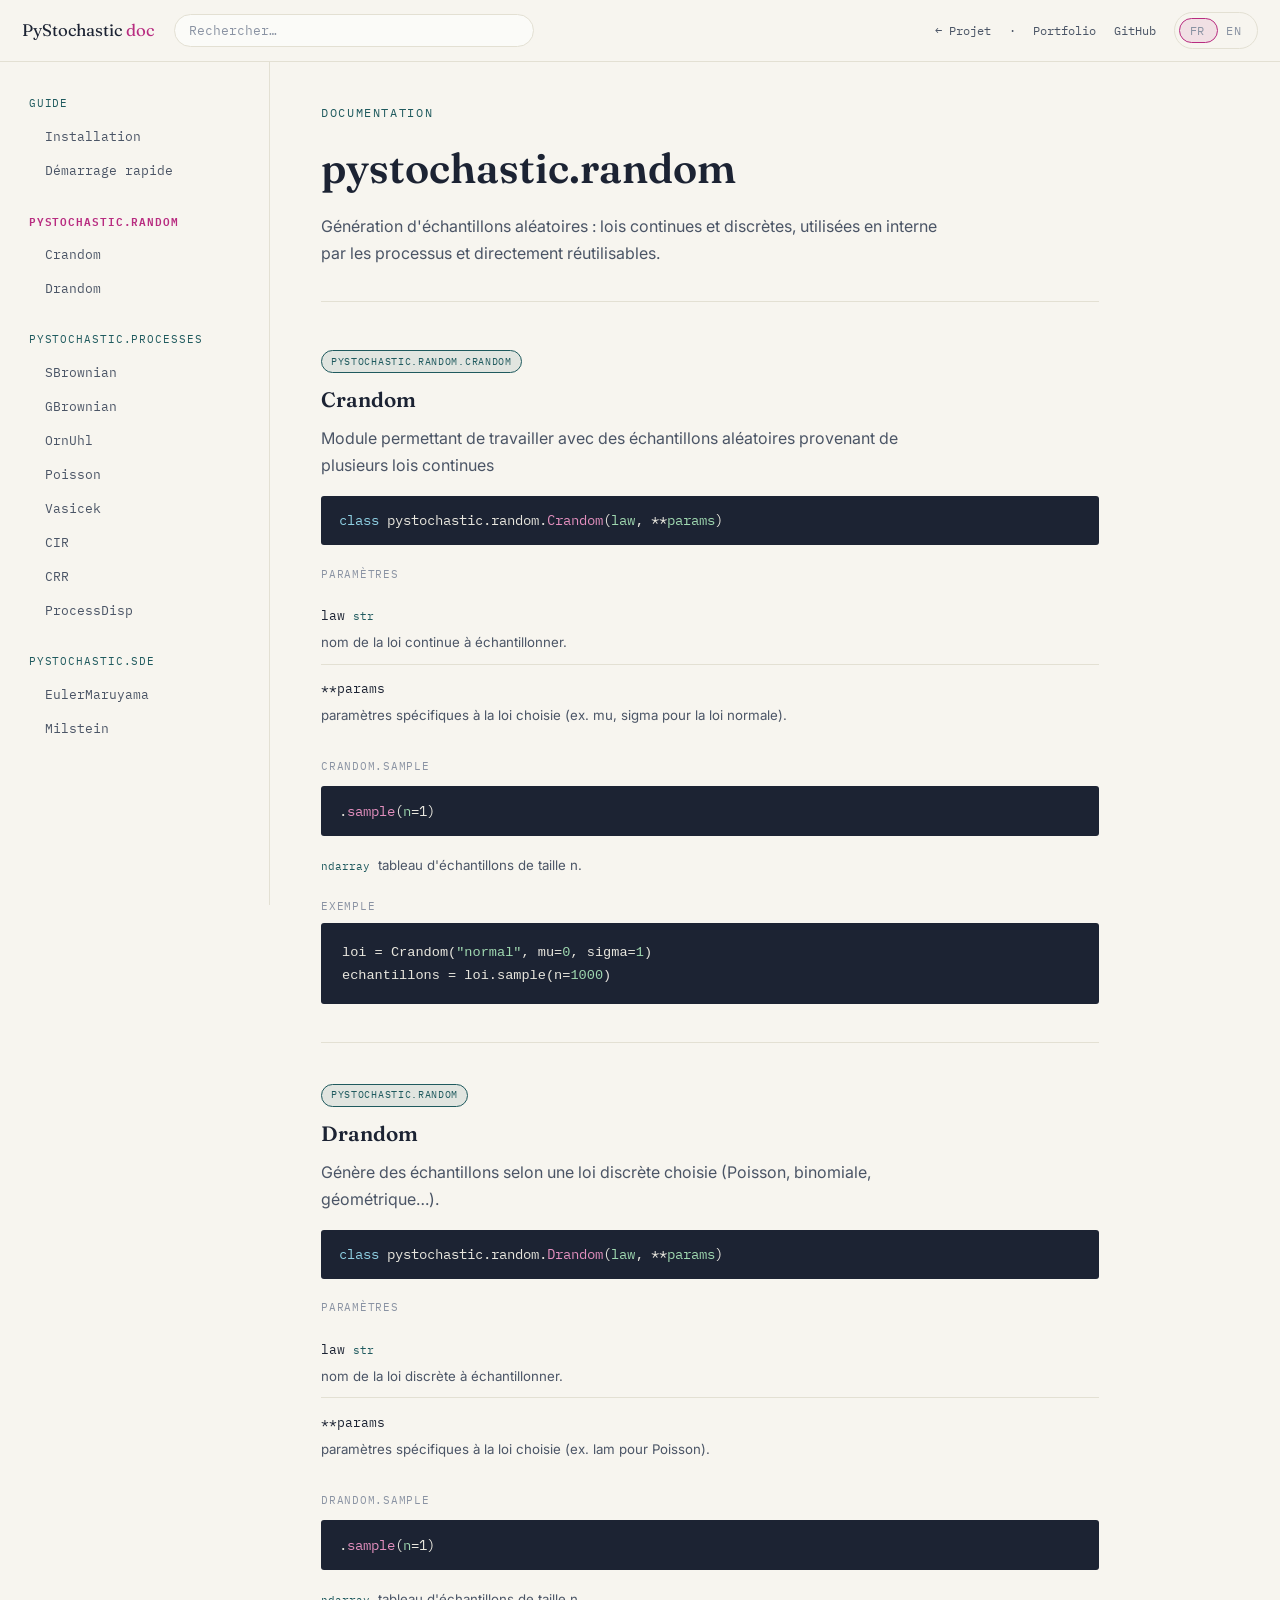
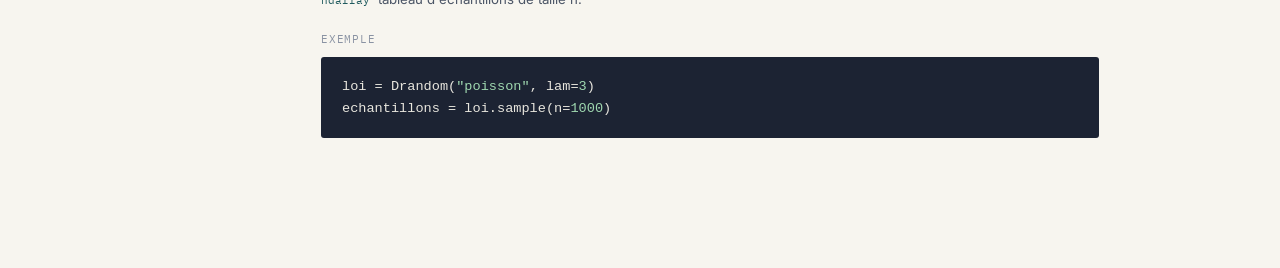
<file: pystochastic/doc/random.html>
<!DOCTYPE html>
<html lang="fr">
<head>
<meta charset="UTF-8">
<meta name="viewport" content="width=device-width, initial-scale=1.0">
<title>pystochastic.random — PyStochastic Doc</title>
<meta name="description" content="Référence des modules d'échantillonnage aléatoire de PyStochastic.">
<link rel="preconnect" href="https://fonts.googleapis.com">
<link rel="preconnect" href="https://fonts.gstatic.com" crossorigin>
<link href="https://fonts.googleapis.com/css2?family=Fraunces:ital,opsz,wght@0,9..144,400;0,9..144,600;1,9..144,500&family=Inter:wght@400;500;600&family=IBM+Plex+Mono:wght@400;500&display=swap" rel="stylesheet">
  <link rel="stylesheet" href="../../style.css">
<link rel="stylesheet" href="doc.css">
</head>
<body>
<div class="doc-shell">
  <header class="doc-topbar">
    <button class="doc-hamburger" id="doc-hamburger" aria-label="Ouvrir le menu" aria-expanded="false" aria-controls="doc-sidebar">☰</button>
    <a class="doc-brand" href="index.html">PyStochastic <span>doc</span></a>
    <div class="doc-topbar-search">
      <input type="text" class="doc-search-input" placeholder="Rechercher…">
    </div>
    <nav class="doc-topbar-links">
      <a href="../pystochastic.html" class="doc-hide-mobile" data-i18n="topbar.project">← Projet</a>
      <span class="sep">·</span>
      <a href="../../index.html" data-i18n="topbar.portfolio">Portfolio</a>
      <a href="https://github.com/BastienVelcin/PyStochastic" target="_blank" rel="noopener">GitHub</a>
      <button class="lang-switch" id="lang-toggle" aria-label="Changer de langue / Switch language">
        <span data-lang-btn="fr">FR</span><span class="lang-sep">·</span><span data-lang-btn="en">EN</span>
      </button>
    </nav>
  </header>
  <div class="doc-body">
    <div class="doc-scrim" id="doc-scrim"></div>
    <aside class="doc-sidebar" id="doc-sidebar">
      <div class="doc-sidebar-search">
        <input type="text" class="doc-search-input" placeholder="Rechercher…">
      </div>
      <div class="doc-nav-group">
        <a class="doc-nav-page-link" href="index.html" data-i18n="nav.group.guide">Guide</a>
        <ul>
          <li><a href="index.html#install" class="doc-item-link" data-nav data-i18n="nav.guide.install">Installation</a></li>
          <li><a href="index.html#quickstart" class="doc-item-link" data-nav data-i18n="nav.guide.quickstart">Démarrage rapide</a></li>
        </ul>
      </div>
      <div class="doc-nav-group is-current-page">
        <a class="doc-nav-page-link" href="random.html" data-i18n="nav.group.random">pystochastic.random</a>
        <ul>
          <li><a href="random.html#crandom" class="doc-item-link" data-nav>Crandom</a></li>
          <li><a href="random.html#drandom" class="doc-item-link" data-nav>Drandom</a></li>
        </ul>
      </div>
      <div class="doc-nav-group">
        <a class="doc-nav-page-link" href="processes.html" data-i18n="nav.group.processes">pystochastic.processes</a>
        <ul>
          <li><a href="processes.html#sbrownian" class="doc-item-link" data-nav>SBrownian</a></li>
          <li><a href="processes.html#gbrownian" class="doc-item-link" data-nav>GBrownian</a></li>
          <li><a href="processes.html#ornuhl" class="doc-item-link" data-nav>OrnUhl</a></li>
          <li><a href="processes.html#poisson" class="doc-item-link" data-nav>Poisson</a></li>
          <li><a href="processes.html#vasicek" class="doc-item-link" data-nav>Vasicek</a></li>
          <li><a href="processes.html#cir" class="doc-item-link" data-nav>CIR</a></li>
          <li><a href="processes.html#crr" class="doc-item-link" data-nav>CRR</a></li>
          <li><a href="processes.html#processdisp" class="doc-item-link" data-nav>ProcessDisp</a></li>
        </ul>
      </div>
      <div class="doc-nav-group">
        <a class="doc-nav-page-link" href="sde.html" data-i18n="nav.group.sde">pystochastic.sde</a>
        <ul>
          <li><a href="sde.html#eulermaruyama" class="doc-item-link" data-nav>EulerMaruyama</a></li>
          <li><a href="sde.html#milstein" class="doc-item-link" data-nav>Milstein</a></li>
        </ul>
      </div>
    </aside>
    <main class="doc-main">
      <div class="doc-hero">
        <p class="eyebrow" data-i18n="hero.random.eyebrow">Documentation</p>
        <h1>pystochastic.random</h1>
        <p data-i18n="hero.random.tagline">Génération d'échantillons aléatoires : lois continues et discrètes, utilisées en interne par les processus et directement réutilisables.</p>
      </div>

      <section id="crandom" class="doc-entry">
        <span class="doc-badge">pystochastic.random.crandom</span>
        <h2>Crandom</h2>
        <p class="desc" data-i18n="crandom.desc">Module permettant de travailler avec des échantillons aléatoires provenant de plusieurs lois continues</p>
        <class="desc" data-i18n="crandom.desc"></class>
        <pre class="doc-sig"><span class="kw">class</span> pystochastic.random.<span class="fn">Crandom</span>(<span class="arg">law</span>, **<span class="arg">params</span>)</pre>
        <p class="doc-subhead">Paramètres</p>
        <ul class="doc-params">
          <li><span class="pname">law</span><span class="ptype">str</span><p class="pdesc" data-i18n="crandom.p.law">nom de la loi continue à échantillonner.</p></li>
          <li><span class="pname">**params</span><p class="pdesc" data-i18n="crandom.p.params">paramètres spécifiques à la loi choisie (ex. mu, sigma pour la loi normale).</p></li>
        </ul>
        <p class="doc-subhead">Crandom.sample</p>
        <pre class="doc-sig">.<span class="fn">sample</span>(<span class="arg">n</span>=1)</pre>
        <p class="doc-returns"><span class="ptype">ndarray</span><span data-i18n="sample.r">tableau d'échantillons de taille n.</span></p>
        <p class="doc-subhead">Exemple</p>
        <pre class="code-block"><code>loi = Crandom(<span class="st">"normal"</span>, mu=<span class="st">0</span>, sigma=<span class="st">1</span>)
echantillons = loi.sample(n=<span class="st">1000</span>)</code></pre>
      </section>

      <section id="drandom" class="doc-entry">
        <span class="doc-badge">pystochastic.random</span>
        <h2>Drandom</h2>
        <p class="desc" data-i18n="drandom.desc">Génère des échantillons selon une loi discrète choisie (Poisson, binomiale, géométrique…).</p>
        <pre class="doc-sig"><span class="kw">class</span> pystochastic.random.<span class="fn">Drandom</span>(<span class="arg">law</span>, **<span class="arg">params</span>)</pre>
        <p class="doc-subhead">Paramètres</p>
        <ul class="doc-params">
          <li><span class="pname">law</span><span class="ptype">str</span><p class="pdesc" data-i18n="drandom.p.law">nom de la loi discrète à échantillonner.</p></li>
          <li><span class="pname">**params</span><p class="pdesc" data-i18n="drandom.p.params">paramètres spécifiques à la loi choisie (ex. lam pour Poisson).</p></li>
        </ul>
        <p class="doc-subhead">Drandom.sample</p>
        <pre class="doc-sig">.<span class="fn">sample</span>(<span class="arg">n</span>=1)</pre>
        <p class="doc-returns"><span class="ptype">ndarray</span><span data-i18n="sample.r">tableau d'échantillons de taille n.</span></p>
        <p class="doc-subhead">Exemple</p>
        <pre class="code-block"><code>loi = Drandom(<span class="st">"poisson"</span>, lam=<span class="st">3</span>)
echantillons = loi.sample(n=<span class="st">1000</span>)</code></pre>
      </section>
    </main>
  </div>
</div>
<!--<script src="doc.js"></script>-->
</body>
</html>
</file>
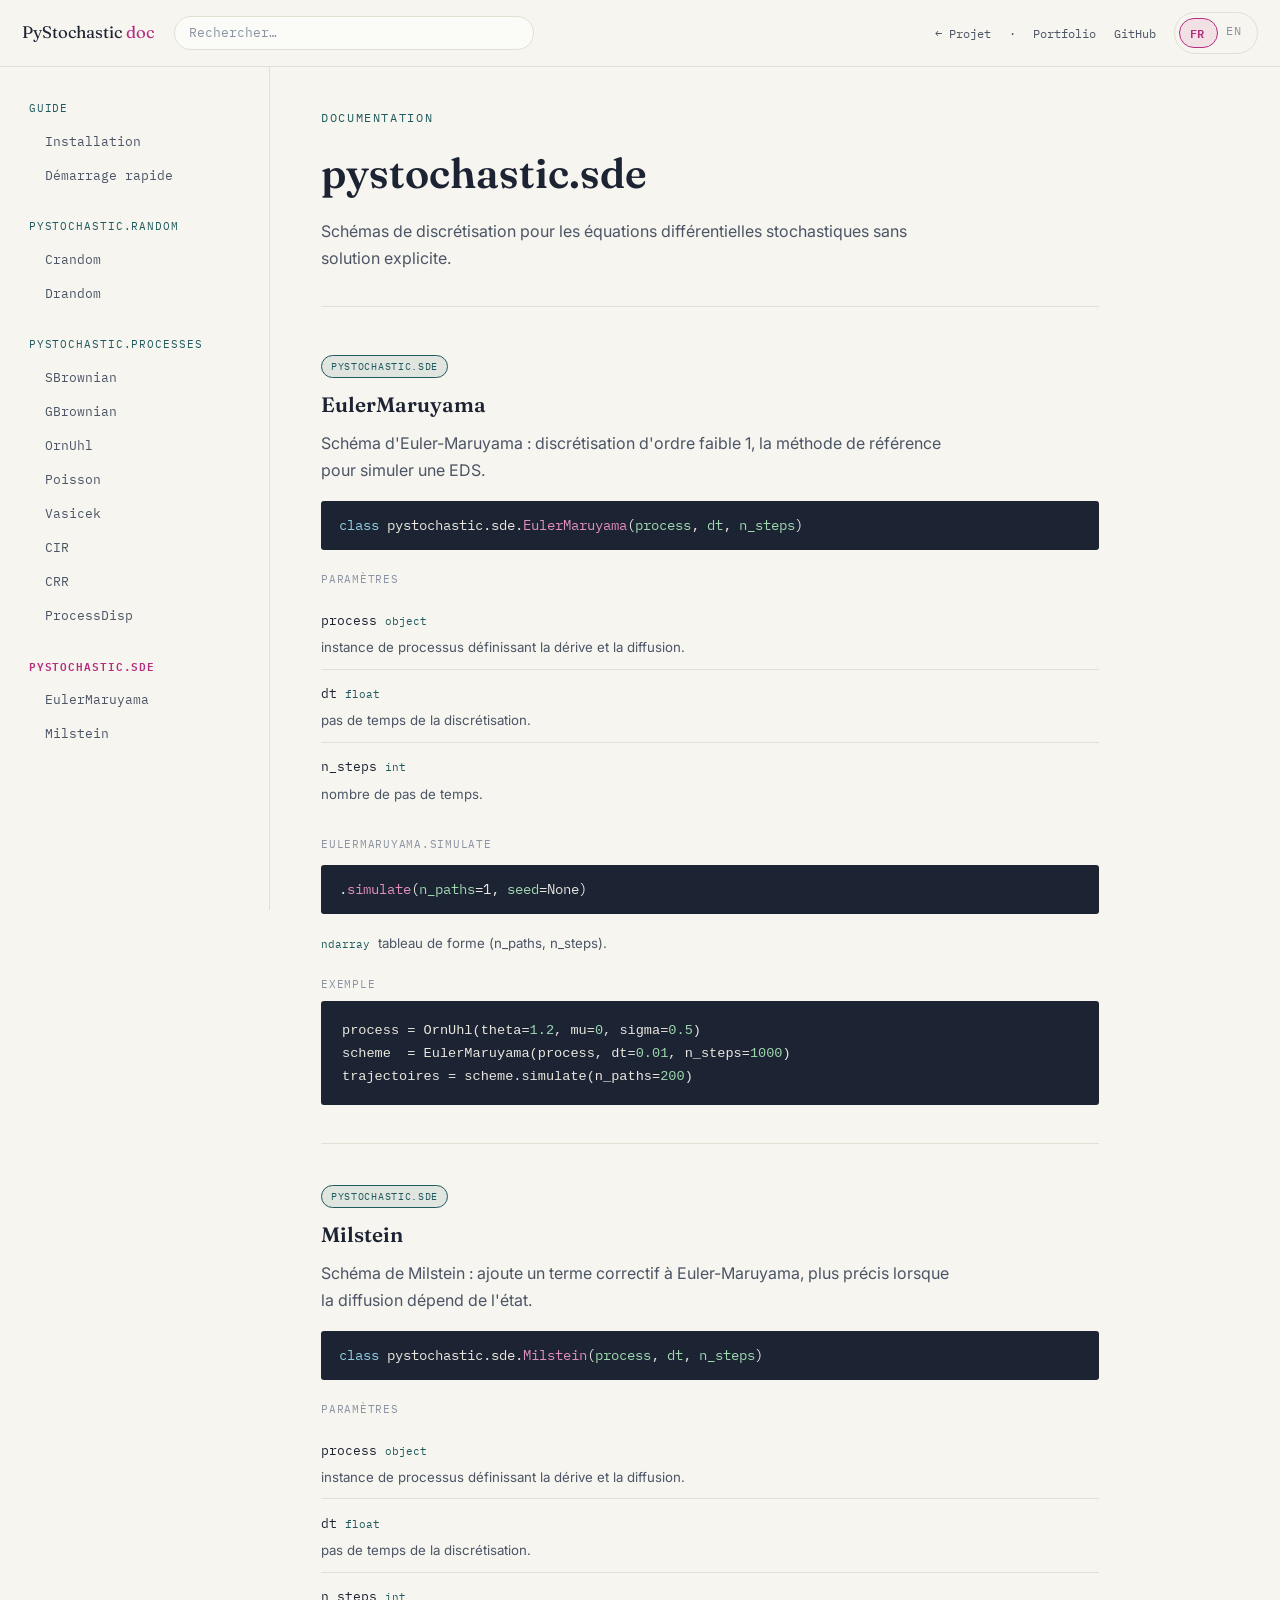
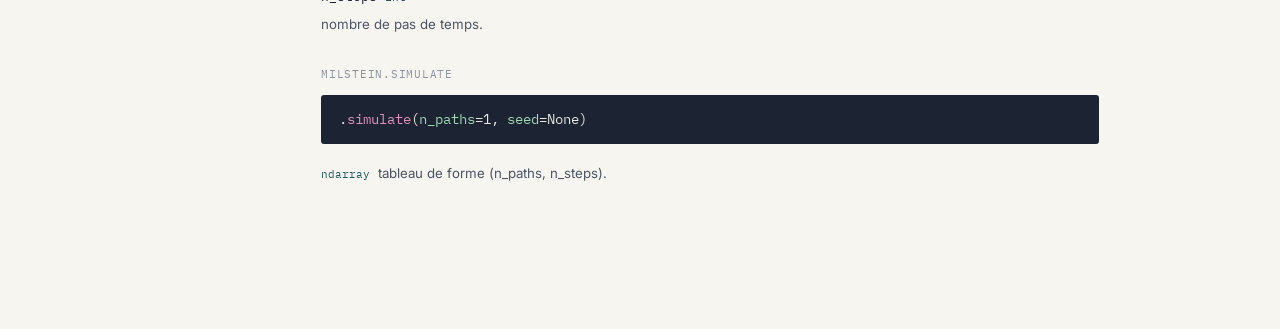
<file: pystochastic/doc/sde.html>
<!DOCTYPE html>
<html lang="fr">
<head>
<meta charset="UTF-8">
<meta name="viewport" content="width=device-width, initial-scale=1.0">
<title>pystochastic.sde — PyStochastic Doc</title>
<meta name="description" content="Référence des schémas de résolution d'équations différentielles stochastiques de PyStochastic.">
<link rel="preconnect" href="https://fonts.googleapis.com">
<link rel="preconnect" href="https://fonts.gstatic.com" crossorigin>
<link href="https://fonts.googleapis.com/css2?family=Fraunces:ital,opsz,wght@0,9..144,400;0,9..144,600;1,9..144,500&family=Inter:wght@400;500;600&family=IBM+Plex+Mono:wght@400;500&display=swap" rel="stylesheet">
<link rel="stylesheet" href="../../style.css">
<link rel="stylesheet" href="doc.css">
</head>
<body>
<div class="doc-shell">
  <header class="doc-topbar">
    <button class="doc-hamburger" id="doc-hamburger" aria-label="Ouvrir le menu" aria-expanded="false" aria-controls="doc-sidebar">☰</button>
    <a class="doc-brand" href="index.html">PyStochastic <span>doc</span></a>
    <div class="doc-topbar-search">
      <input type="text" class="doc-search-input" placeholder="Rechercher…">
    </div>
    <nav class="doc-topbar-links">
      <a href="../pystochastic.html" class="doc-hide-mobile" data-i18n="topbar.project">← Projet</a>
      <span class="sep">·</span>
      <a href="../../../../Desktop/test%20site/index.html#projets" data-i18n="topbar.portfolio">Portfolio</a>
      <a href="https://github.com/BastienVelcin/PyStochastic" target="_blank" rel="noopener">GitHub</a>
      <button class="lang-switch" id="lang-toggle" aria-label="Changer de langue / Switch language">
        <span data-lang-btn="fr">FR</span><span class="lang-sep">·</span><span data-lang-btn="en">EN</span>
      </button>
    </nav>
  </header>
  <div class="doc-body">
    <div class="doc-scrim" id="doc-scrim"></div>
    <aside class="doc-sidebar" id="doc-sidebar">
      <div class="doc-sidebar-search">
        <input type="text" class="doc-search-input" placeholder="Rechercher…">
      </div>
      <div class="doc-nav-group">
        <a class="doc-nav-page-link" href="index.html" data-i18n="nav.group.guide">Guide</a>
        <ul>
          <li><a href="index.html#install" class="doc-item-link" data-nav data-i18n="nav.guide.install">Installation</a></li>
          <li><a href="index.html#quickstart" class="doc-item-link" data-nav data-i18n="nav.guide.quickstart">Démarrage rapide</a></li>
        </ul>
      </div>
      <div class="doc-nav-group">
        <a class="doc-nav-page-link" href="random.html" data-i18n="nav.group.random">pystochastic.random</a>
        <ul>
          <li><a href="random.html#crandom" class="doc-item-link" data-nav>Crandom</a></li>
          <li><a href="random.html#drandom" class="doc-item-link" data-nav>Drandom</a></li>
        </ul>
      </div>
      <div class="doc-nav-group">
        <a class="doc-nav-page-link" href="processes.html" data-i18n="nav.group.processes">pystochastic.processes</a>
        <ul>
          <li><a href="processes.html#sbrownian" class="doc-item-link" data-nav>SBrownian</a></li>
          <li><a href="processes.html#gbrownian" class="doc-item-link" data-nav>GBrownian</a></li>
          <li><a href="processes.html#ornuhl" class="doc-item-link" data-nav>OrnUhl</a></li>
          <li><a href="processes.html#poisson" class="doc-item-link" data-nav>Poisson</a></li>
          <li><a href="processes.html#vasicek" class="doc-item-link" data-nav>Vasicek</a></li>
          <li><a href="processes.html#cir" class="doc-item-link" data-nav>CIR</a></li>
          <li><a href="processes.html#crr" class="doc-item-link" data-nav>CRR</a></li>
          <li><a href="processes.html#processdisp" class="doc-item-link" data-nav>ProcessDisp</a></li>
        </ul>
      </div>
      <div class="doc-nav-group is-current-page">
        <a class="doc-nav-page-link" href="sde.html" data-i18n="nav.group.sde">pystochastic.sde</a>
        <ul>
          <li><a href="sde.html#eulermaruyama" class="doc-item-link" data-nav>EulerMaruyama</a></li>
          <li><a href="sde.html#milstein" class="doc-item-link" data-nav>Milstein</a></li>
        </ul>
      </div>
    </aside>
    <main class="doc-main">
      <div class="doc-hero">
        <p class="eyebrow" data-i18n="hero.random.eyebrow">Documentation</p>
        <h1>pystochastic.sde</h1>
        <p data-i18n="hero.sde.tagline">Schémas de discrétisation pour les équations différentielles stochastiques sans solution explicite.</p>
      </div>

      <section id="eulermaruyama" class="doc-entry">
        <span class="doc-badge">pystochastic.sde</span>
        <h2>EulerMaruyama</h2>
        <p class="desc" data-i18n="eulermaruyama.desc">Schéma d'Euler-Maruyama : discrétisation d'ordre faible 1, la méthode de référence pour simuler une EDS.</p>
        <pre class="doc-sig"><span class="kw">class</span> pystochastic.sde.<span class="fn">EulerMaruyama</span>(<span class="arg">process</span>, <span class="arg">dt</span>, <span class="arg">n_steps</span>)</pre>
        <p class="doc-subhead">Paramètres</p>
        <ul class="doc-params">
          <li><span class="pname">process</span><span class="ptype">object</span><p class="pdesc" data-i18n="sde.p.process">instance de processus définissant la dérive et la diffusion.</p></li>
          <li><span class="pname">dt</span><span class="ptype">float</span><p class="pdesc" data-i18n="sde.p.dt">pas de temps de la discrétisation.</p></li>
          <li><span class="pname">n_steps</span><span class="ptype">int</span><p class="pdesc" data-i18n="sde.p.nsteps">nombre de pas de temps.</p></li>
        </ul>
        <p class="doc-subhead">EulerMaruyama.simulate</p>
        <pre class="doc-sig">.<span class="fn">simulate</span>(<span class="arg">n_paths</span>=1, <span class="arg">seed</span>=None)</pre>
        <p class="doc-returns"><span class="ptype">ndarray</span><span data-i18n="m.r.simulate">tableau de forme (n_paths, n_steps).</span></p>
        <p class="doc-subhead">Exemple</p>
        <pre class="code-block"><code>process = OrnUhl(theta=<span class="st">1.2</span>, mu=<span class="st">0</span>, sigma=<span class="st">0.5</span>)
scheme  = EulerMaruyama(process, dt=<span class="st">0.01</span>, n_steps=<span class="st">1000</span>)
trajectoires = scheme.simulate(n_paths=<span class="st">200</span>)</code></pre>
      </section>

      <section id="milstein" class="doc-entry">
        <span class="doc-badge">pystochastic.sde</span>
        <h2>Milstein</h2>
        <p class="desc" data-i18n="milstein.desc">Schéma de Milstein : ajoute un terme correctif à Euler-Maruyama, plus précis lorsque la diffusion dépend de l'état.</p>
        <pre class="doc-sig"><span class="kw">class</span> pystochastic.sde.<span class="fn">Milstein</span>(<span class="arg">process</span>, <span class="arg">dt</span>, <span class="arg">n_steps</span>)</pre>
        <p class="doc-subhead">Paramètres</p>
        <ul class="doc-params">
          <li><span class="pname">process</span><span class="ptype">object</span><p class="pdesc" data-i18n="sde.p.process">instance de processus définissant la dérive et la diffusion.</p></li>
          <li><span class="pname">dt</span><span class="ptype">float</span><p class="pdesc" data-i18n="sde.p.dt">pas de temps de la discrétisation.</p></li>
          <li><span class="pname">n_steps</span><span class="ptype">int</span><p class="pdesc" data-i18n="sde.p.nsteps">nombre de pas de temps.</p></li>
        </ul>
        <p class="doc-subhead">Milstein.simulate</p>
        <pre class="doc-sig">.<span class="fn">simulate</span>(<span class="arg">n_paths</span>=1, <span class="arg">seed</span>=None)</pre>
        <p class="doc-returns"><span class="ptype">ndarray</span><span data-i18n="m.r.simulate">tableau de forme (n_paths, n_steps).</span></p>
      </section>
    </main>
  </div>
</div>
<script src="doc.js"></script>
</body>
</html>
</file>
<file: style.css>
/* ===================================================================
   PORTFOLIO — tokens
   Paper & ink base, raspberry (filtered estimate) / steel (true signal)
   as a split-complementary accent pair — a nod to filtering theory:
   one color for the noisy/true trajectory, one for the estimate.
=================================================================== */
:root {
  --paper: #F7F5EF;
  --paper-line: #E3E0D3;
  --ink: #1C2333;
  --ink-soft: #4B5566;
  --ink-faint: #8A93A3;
  --raspberry: #B82C80;
  --raspberry-soft: rgba(184, 44, 128, 0.10);
  --steel: #1F5A5E;
  --steel-soft: rgba(31, 90, 94, 0.10);

  --font-display: 'Fraunces', 'Georgia', serif;
  --font-body: 'Inter', -apple-system, BlinkMacSystemFont, 'Segoe UI', sans-serif;
  --font-mono: 'IBM Plex Mono', 'SFMono-Regular', Consolas, monospace;

  --nav-w: 240px;
  --content-max: 760px;
  --radius: 3px;
}

* { box-sizing: border-box; }

html {
  scroll-behavior: smooth;
}

@media (prefers-reduced-motion: reduce) {
  html { scroll-behavior: auto; }
  * { animation-duration: 0.001ms !important; animation-iteration-count: 1 !important; transition-duration: 0.001ms !important; }
}

body {
  margin: 0;
  background:
    linear-gradient(var(--paper-line) 1px, transparent 1px) 0 0 / 100% 42px,
    var(--paper);
  color: var(--ink);
  font-family: var(--font-body);
  font-size: 16px;
  line-height: 1.65;
  -webkit-font-smoothing: antialiased;
}

a { color: var(--raspberry); text-decoration: none; }
a:hover { text-decoration: underline; }

::selection { background: var(--raspberry-soft); color: var(--ink); }

/* ---------------------------------------------------------------
   Layout — the page divided in two: scrolling content on the
   left, a fixed vertical nav rail on the right.
---------------------------------------------------------------- */
.layout {
  display: flex;
  min-height: 100vh;
}

main.content {
  flex: 1 1 auto;
  padding: 0 6vw 0 6vw;
  margin-right: var(--nav-w);
  max-width: calc(var(--content-max) + 12vw);
}

.sidebar {
  position: fixed;
  top: 0;
  right: 0;
  width: var(--nav-w);
  height: 100vh;
  border-left: 1px solid var(--paper-line);
  background: var(--paper);
  display: flex;
  flex-direction: column;
  justify-content: center;
  padding: 0 2.2rem;
  z-index: 50;
}

.sidebar .brand {
  position: absolute;
  top: 2.4rem;
  left: 2.2rem;
  right: 2.2rem;
  font-family: var(--font-mono);
  font-size: 0.7rem;
  letter-spacing: 0.12em;
  color: var(--ink-faint);
  text-transform: uppercase;
}

.sidebar nav ul {
  list-style: none;
  margin: 0;
  padding: 0;
}

.sidebar nav li { margin: 0 0 1.5rem; }

.sidebar nav a {
  color: var(--ink-soft);
  font-family: var(--font-mono);
  font-size: 0.82rem;
  letter-spacing: 0.04em;
  display: flex;
  align-items: baseline;
  gap: 0.6rem;
  transition: color 0.2s ease;
}

.sidebar nav a:hover { color: var(--ink); text-decoration: none; }

.sidebar nav .idx {
  color: var(--ink-faint);
  font-size: 0.72rem;
}

.sidebar nav a.active { color: var(--raspberry); }
.sidebar nav a.active .idx { color: var(--raspberry); }

.sidebar nav a.active::before {
  content: '';
  position: absolute;
}

.sidebar .sidebar-foot {
  position: absolute;
  bottom: 2.4rem;
  left: 2.2rem;
  right: 2.2rem;
  display: flex;
  gap: 0.9rem;
}

.sidebar .sidebar-foot a {
  color: var(--ink-faint);
  font-size: 0.75rem;
  font-family: var(--font-mono);
}
.sidebar .sidebar-foot a:hover { color: var(--raspberry); }

/* ---- Language switch ---- */
.lang-switch {
  position: absolute;
  bottom: 6.2rem;
  left: 2.2rem;
  right: 2.2rem;
  background: var(--paper);
  border: 1px solid var(--paper-line);
  border-radius: 999px;
  padding: 0.3rem;
  font-family: var(--font-mono);
  font-size: 0.72rem;
  letter-spacing: 0.05em;
  cursor: pointer;
  display: flex;
  gap: 0;
  overflow: hidden;
  transition: border-color 0.2s ease;
}
.lang-switch:hover { border-color: var(--raspberry); }

.lang-switch.mobile-float { display: none; }

  .lang-switch.mobile-float {
    display: flex;
    position: fixed;
    bottom: 1.2rem;
    right: 1.2rem;
    width: 92px;
    z-index: 100;
    background: var(--paper);
    box-shadow: 0 4px 14px rgba(28, 35, 51, 0.18);
  }

.lang-switch .lang-sep { display: none; }

.lang-switch [data-lang-btn] {
  position: relative;
  z-index: 1;
  flex: 1 1 50%;
  text-align: center;
  padding: 0.32rem 0;
  border-radius: 999px;
  color: var(--ink-faint);
  transition: color 0.25s ease;
}

.lang-switch::before {
  content: '';
  position: absolute;
  top: 0.3rem;
  bottom: 0.3rem;
  left: 0.3rem;
  width: calc(50% - 0.3rem);
  background: var(--raspberry-soft);
  border: 1px solid var(--raspberry);
  border-radius: 999px;
  transition: transform 0.28s cubic-bezier(0.65, 0, 0.35, 1);
}

.lang-switch[data-current="en"]::before {
  transform: translateX(calc(100% - 0.1rem));
}

.lang-switch[data-current="fr"] [data-lang-btn="fr"],
.lang-switch[data-current="en"] [data-lang-btn="en"] {
  color: var(--raspberry);
  font-weight: 600;
}

/* Mobile top bar (replaces the sidebar under 900px) */
.topbar { display: none; }

/* ---------------------------------------------------------------
   Sections
---------------------------------------------------------------- */
section {
  padding: 7.5rem 0 3rem;
  border-bottom: 1px solid transparent;
}

section + section { border-top: 1px solid var(--paper-line); }

.eyebrow {
  font-family: var(--font-mono);
  font-size: 0.72rem;
  letter-spacing: 0.14em;
  text-transform: uppercase;
  color: var(--steel);
  margin: 0 0 0.8rem;
}

h1, h2, h3 { font-family: var(--font-display); font-weight: 600; color: var(--ink); margin: 0; }

h2 { font-size: clamp(1.7rem, 3vw, 2.3rem); margin-bottom: 2rem; }

/* ---- Hero / Accueil ---- */
#accueil {
  padding-top: 6rem;
  min-height: 92vh;
  display: flex;
  flex-direction: column;
  justify-content: center;
}

.hero-title {
  font-size: clamp(2.4rem, 5.2vw, 4.1rem);
  line-height: 1.05;
  letter-spacing: -0.01em;
}

.hero-title em {
  font-style: italic;
  color: var(--raspberry);
}

.hero-tagline {
  margin-top: 1.1rem;
  font-size: 1.15rem;
  color: var(--ink-soft);
  max-width: 46ch;
}

.hero-links {
  margin-top: 2.2rem;
  display: flex;
  gap: 1.6rem;
  flex-wrap: wrap;
  font-family: var(--font-mono);
  font-size: 0.85rem;
}

.hero-links a {
  color: var(--ink);
  border-bottom: 1px solid var(--ink-faint);
  padding-bottom: 2px;
}
.hero-links a:hover { border-color: var(--raspberry); color: var(--raspberry); text-decoration: none; }

.trajectory-wrap {
  margin-top: 3.2rem;
  max-width: 560px;
}

.trajectory-caption {
  font-family: var(--font-mono);
  font-size: 0.7rem;
  color: var(--ink-faint);
  margin-top: 0.6rem;
  display: flex;
  gap: 1.4rem;
}
.trajectory-caption span { display: flex; align-items: center; gap: 0.4rem; }
.dot { width: 8px; height: 8px; border-radius: 50%; display: inline-block; }
.dot.steel { background: var(--steel); }
.dot.raspberry { background: var(--raspberry); }

#path-true, #path-est { fill: none; stroke-width: 1.6; stroke-linecap: round; }
#path-true { stroke: var(--steel); opacity: 0.55; }
#path-est { stroke: var(--raspberry); }

.path-anim {
  stroke-dasharray: 900;
  stroke-dashoffset: 900;
  animation: draw 2.4s ease-out forwards;
}
#path-true.path-anim { animation-delay: 0.1s; }
#path-est.path-anim { animation-delay: 0.5s; }

@keyframes draw { to { stroke-dashoffset: 0; } }

/* ---- Projets ---- */
.grid-projets {
  display: grid;
  grid-template-columns: repeat(auto-fill, minmax(280px, 1fr));
  gap: 1.4rem;
}

.card {
  border: 1px solid var(--paper-line);
  background: rgba(255,255,255,0.35); /* 0.35 -> 1*/
  padding: 1.5rem 1.5rem 1.3rem;
  border-radius: var(--radius);
  transition: border-color 0.2s ease, transform 0.2s ease;
}
.card:hover { border-color: var(--raspberry); transform: translateY(-2px); }

.card .tag {
  font-family: var(--font-mono);
  font-size: 0.68rem;
  color: var(--steel);
  text-transform: uppercase;
  letter-spacing: 0.08em;
}

.card h3 { font-size: 1.15rem; margin: 0.5rem 0 0.5rem; }
.card p { color: var(--ink-soft); font-size: 0.93rem; margin: 0 0 0.9rem; }

.card .card-links { display: flex; gap: 1rem; font-size: 0.82rem; font-family: var(--font-mono); }

/* ---- Mémoires ---- */
.memoire-item {
  display: grid;
  grid-template-columns: 90px 1fr;
  gap: 1.6rem;
  padding: 1.6rem 0;
}
.memoire-item + .memoire-item { border-top: 1px solid var(--paper-line); }

.memoire-item .year {
  font-family: var(--font-mono);
  font-size: 0.85rem;
  color: var(--ink-faint);
  padding-top: 0.2rem;
}

.memoire-item h3 { font-size: 1.25rem; margin-bottom: 0.4rem; }
.memoire-item p { color: var(--ink-soft); margin: 0 0 0.7rem; }
.memoire-item .card-links { font-family: var(--font-mono); font-size: 0.82rem; display: flex; gap: 1.2rem; }

/* ---- CV ---- */
.cv-box {
  border: 1px solid var(--paper-line);
  padding: 2.2rem;
  border-radius: var(--radius);
  background: rgba(255,255,255,0.35);
}

.cv-box .cv-summary { color: var(--ink-soft); max-width: 55ch; margin-bottom: 1.4rem; }

.btn {
  display: inline-flex;
  align-items: center;
  gap: 0.5rem;
  font-family: var(--font-mono);
  font-size: 0.85rem;
  color: var(--paper);
  background: var(--ink);
  padding: 0.7rem 1.2rem;
  border-radius: var(--radius);
  transition: background 0.2s ease;
}
.btn:hover { background: var(--raspberry); text-decoration: none; }

.cv-highlights {
  margin-top: 1.8rem;
  display: grid;
  grid-template-columns: repeat(auto-fit, minmax(180px, 1fr));
  gap: 1.2rem;
  list-style: none;
  padding: 0;
}
.cv-highlights li:not(#ss) {
  font-size: 0.88rem;
  color: var(--ink-soft);
  border-left: 2px solid var(--steel);
  padding-left: 0.8rem;
}
.cv-highlights strong { display: block; color: var(--ink); font-family: var(--font-display); font-size: 1.05rem; }

/* ---- Contact ---- */
#contact { padding-bottom: 8rem; }
.contact-grid {
  display: flex;
  flex-wrap: wrap;
  gap: 2.4rem 3.2rem;
}
.contact-grid a { font-family: var(--font-mono); font-size: 0.95rem; color: var(--ink); }
.contact-grid a:hover { color: var(--raspberry); }

footer.site-foot {
  margin-right: var(--nav-w);
  padding: 1.6rem 6vw 2rem;
  font-family: var(--font-mono);
  font-size: 0.72rem;
  color: var(--ink-faint);
}

/* ---- Reveal on scroll ---- */
.reveal {
  opacity: 0;
  transform: translateY(14px);
  transition: opacity 0.6s ease, transform 0.6s ease;
}
.reveal.in { opacity: 1; transform: translateY(0); }

/* ---------------------------------------------------------------
   Responsive — under 900px the right rail becomes a top bar
---------------------------------------------------------------- */
@media (max-width: 900px) {
  .sidebar { display: none; }

  .topbar {
    display: flex;
    position: sticky;
    top: 0;
    z-index: 50;
    background: var(--paper);
    border-bottom: 1px solid var(--paper-line);
    padding: 0.9rem 5vw;
    align-items: center;
    justify-content: space-between;
  }

  .topbar .brand {
    font-family: var(--font-mono);
    font-size: 0.72rem;
    letter-spacing: 0.1em;
    color: var(--ink-faint);
    text-transform: uppercase;
  }

  .topbar-right { display: flex; align-items: center; gap: 0.7rem; }

  .topbar button {
    background: none;
    border: 1px solid var(--ink);
    color: var(--ink);
    font-family: var(--font-mono);
    font-size: 0.78rem;
    padding: 0.4rem 0.8rem;
    border-radius: var(--radius);
  }

  .topbar .lang-switch {
    position: relative;
    width: 92px;
    bottom: auto;
    left: auto;
    right: auto;
    border: 1px solid var(--paper-line);
  }

  .topbar-menu {
    display: none;
    position: absolute;
    top: 100%;
    left: 0;
    right: 0;
    background: var(--paper);
    border-bottom: 1px solid var(--paper-line);
    flex-direction: column;
    padding: 0.5rem 5vw 1.2rem;
  }
  .topbar-menu.open { display: flex; }
  .topbar-menu a {
    color: var(--ink-soft);
    font-family: var(--font-mono);
    font-size: 0.9rem;
    padding: 0.7rem 0;
    border-bottom: 1px solid var(--paper-line);
  }
  .topbar-menu a.active { color: var(--raspberry); }

  main.content { margin-right: 0; padding: 0 5vw; max-width: 100%; }
  footer.site-foot { margin-right: 0; padding: 1.6rem 5vw 2rem; }
  #accueil { padding-top: 3rem; min-height: auto; }
  .memoire-item { grid-template-columns: 1fr; gap: 0.4rem; }
}

/* Keyboard focus visibility */
a:focus-visible, button:focus-visible {
  outline: 2px solid var(--raspberry);
  outline-offset: 2px;
}
</file>
<file: pystochastic/doc/doc.css>
/* =====================================================================
   doc.css — mini-site de documentation façon NumPy
   Réutilise les tokens de couleur/typo de ../../style.css (chargez-le
   avant celui-ci) mais définit sa propre mise en page : barre du haut
   + menu à GAUCHE (contrairement au reste du site), pensée pour un
   arbre de navigation long, identique sur toutes les pages.
===================================================================== */

* { box-sizing: border-box; }

html { scroll-behavior: smooth; }
@media (prefers-reduced-motion: reduce) {
  html { scroll-behavior: auto; }
  * { transition-duration: 0.001ms !important; }
}

body {
  margin: 0;
  background: var(--paper);
  color: var(--ink);
  font-family: var(--font-body);
  font-size: 16px;
  line-height: 1.65;
  -webkit-font-smoothing: antialiased;
}

a { color: var(--raspberry); text-decoration: none; }
a:hover { text-decoration: underline; }

/* ---------------------------------------------------------------
   Coquille générale : barre du haut + corps (sidebar + contenu)
---------------------------------------------------------------- */
.doc-shell { display: flex; flex-direction: column; min-height: 100vh; }

.doc-topbar {
  position: sticky;
  top: 0;
  z-index: 80;
  display: flex;
  align-items: center;
  gap: 1.2rem;
  padding: 0.75rem 1.4rem;
  background: var(--paper);
  border-bottom: 1px solid var(--paper-line);
}

.doc-hamburger {
  display: none;
  background: none;
  border: 1px solid var(--paper-line);
  border-radius: var(--radius);
  width: 34px;
  height: 34px;
  align-items: center;
  justify-content: center;
  color: var(--ink);
  font-size: 1rem;
  cursor: pointer;
  flex-shrink: 0;
}

.doc-brand {
  font-family: var(--font-display);
  font-size: 1.05rem;
  color: var(--ink);
  white-space: nowrap;
  flex-shrink: 0;
}
.doc-brand span { color: var(--raspberry); }

.doc-topbar-search { flex: 1 1 auto; max-width: 360px; }
.doc-topbar-search input {
  width: 100%;
  font-family: var(--font-mono);
  font-size: 0.8rem;
  color: var(--ink);
  background: rgba(255,255,255,0.6);
  border: 1px solid var(--paper-line);
  border-radius: 999px;
  padding: 0.45rem 0.9rem;
}
.doc-topbar-search input:focus { outline: none; border-color: var(--raspberry); }
.doc-topbar-search input::placeholder { color: var(--ink-faint); }

.doc-topbar-links {
  display: flex;
  align-items: center;
  gap: 1.1rem;
  font-family: var(--font-mono);
  font-size: 0.78rem;
  color: var(--ink-soft);
  margin-left: auto;
  flex-shrink: 0;
}
.doc-topbar-links a { color: var(--ink-soft); }
.doc-topbar-links a:hover { color: var(--raspberry); text-decoration: none; }

/* Pastille FR/EN : même look que le reste du site (voir style.css),
   juste replacée dans la topbar plutôt que dans une sidebar droite.
   Son CSS d'origine la positionne en absolu (pensé pour une sidebar) :
   on remet un positionnement normal pour qu'elle s'intègre au flux
   de la topbar. */
.doc-topbar .lang-switch {
  position: relative;
  bottom: auto;
  left: auto;
  right: auto;
  width: 84px;
  flex-shrink: 0;
}

/* ---------------------------------------------------------------
   Corps : sidebar gauche (sticky, défilement propre) + contenu
---------------------------------------------------------------- */
.doc-body {
  display: flex;
  flex: 1 1 auto;
  min-height: 0;
  max-width: 1400px;
  width: 100%;
  margin: 0 auto;
}

.doc-scrim {
  display: none;
  position: fixed;
  inset: 0;
  top: 57px;
  background: rgba(28, 35, 51, 0.28);
  z-index: 70;
}
.doc-scrim.open { display: block; }

.doc-sidebar {
  width: 270px;
  flex-shrink: 0;
  border-right: 1px solid var(--paper-line);
  padding: 2rem 1.5rem 2rem 1.8rem;
  position: sticky;
  top: 57px;
  align-self: flex-start;
  height: calc(100vh - 57px);
  overflow-y: auto;
}

.doc-main {
  flex: 1 1 auto;
  min-width: 0;
  padding: 2.6rem clamp(1.4rem, 4vw, 3.6rem) 6rem;
  max-width: 880px;
}

/* ---- Recherche dans la sidebar (repliée depuis la topbar sur mobile) ---- */
.doc-sidebar-search { display: none; }

/* ---- Groupes de navigation ---- */
.doc-nav-group { margin-bottom: 1.8rem; }

.doc-nav-page-link {
  display: block;
  font-family: var(--font-mono);
  font-size: 0.7rem;
  letter-spacing: 0.08em;
  text-transform: uppercase;
  color: var(--steel);
  margin: 0 0 0.7rem;
}
.doc-nav-group.is-current-page .doc-nav-page-link {
  color: var(--raspberry);
  font-weight: 600;
}
.doc-nav-page-link:hover { text-decoration: none; color: var(--raspberry); }

.doc-nav-group ul { list-style: none; margin: 0; padding: 0; }
.doc-nav-group li { margin-bottom: 0.5rem; }
.doc-nav-group li.doc-hidden { display: none; }
.doc-nav-group a.doc-item-link {
  display: block;
  font-family: var(--font-mono);
  font-size: 0.8rem;
  color: var(--ink-soft);
  padding: 0.15rem 0 0.15rem 0.9rem;
  border-left: 2px solid transparent;
  transition: color 0.15s ease, border-color 0.15s ease;
}
.doc-nav-group a.doc-item-link:hover { color: var(--ink); text-decoration: none; }
.doc-nav-group a.doc-item-link.active {
  color: var(--raspberry);
  border-left-color: var(--raspberry);
}

/* ---------------------------------------------------------------
   Contenu : bandeaux de module + fiches
---------------------------------------------------------------- */
.doc-hero { padding-bottom: 2.2rem; border-bottom: 1px solid var(--paper-line); margin-bottom: 0.4rem; }
.doc-hero .eyebrow {
  font-family: var(--font-mono); font-size: 0.72rem; letter-spacing: 0.14em;
  text-transform: uppercase; color: var(--steel); margin: 0 0 0.7rem;
}
.doc-hero h1 {
  font-family: var(--font-display); font-weight: 600; color: var(--ink);
  font-size: clamp(1.9rem, 3.6vw, 2.6rem); margin: 0 0 0.7rem;
}
.doc-hero p { color: var(--ink-soft); max-width: 62ch; margin: 0; }

.doc-module-banner { padding: 2.4rem 0 0.4rem; }
.doc-module-banner .doc-module-name {
  font-family: var(--font-display); font-size: 1.4rem; color: var(--ink); margin: 0.2rem 0 0.4rem;
}
.doc-module-banner p { color: var(--ink-soft); max-width: 60ch; margin: 0; }

.doc-entry { padding: 2.3rem 0; scroll-margin-top: 1.4rem; border-top: 1px solid var(--paper-line); }
.doc-entry:first-of-type { border-top: none; }
.doc-entry h2 { font-family: var(--font-display); color: var(--ink); font-size: 1.3rem; margin: 0 0 0.5rem; }

.doc-badge {
  display: inline-block; font-family: var(--font-mono); font-size: 0.62rem;
  text-transform: uppercase; letter-spacing: 0.07em; color: var(--steel);
  border: 1px solid var(--steel); background: var(--steel-soft);
  padding: 0.15rem 0.55rem; border-radius: 999px; margin-bottom: 0.6rem;
}

.doc-sig {
  font-family: var(--font-mono); font-size: 0.85rem; line-height: 1.5;
  background: var(--ink); color: #E8E6DE; padding: 0.9rem 1.1rem;
  border-radius: var(--radius); overflow-x: auto; margin: 0.7rem 0 1.2rem;
}
.doc-sig .fn { color: #E38FBE; }
.doc-sig .kw { color: #8FD0E3; }
.doc-sig .arg { color: #9FD8B0; }

.doc-entry .desc { color: var(--ink-soft); max-width: 64ch; margin: 0 0 1.1rem; }

.doc-subhead {
  font-family: var(--font-mono); font-size: 0.67rem; text-transform: uppercase;
  letter-spacing: 0.07em; color: var(--ink-faint); margin: 1.3rem 0 0.5rem;
}

.doc-params { list-style: none; margin: 0; padding: 0; }
.doc-params li { padding: 0.6rem 0; border-top: 1px solid var(--paper-line); }
.doc-params li:first-child { border-top: none; }
.doc-params .pname { font-family: var(--font-mono); font-size: 0.83rem; color: var(--ink); }
.doc-params .ptype { font-family: var(--font-mono); font-size: 0.71rem; color: var(--steel); margin-left: 0.5rem; }
.doc-params .pdesc { color: var(--ink-soft); font-size: 0.83rem; margin: 0.3rem 0 0; }

.doc-returns { color: var(--ink-soft); font-size: 0.83rem; }
.doc-returns .ptype { font-family: var(--font-mono); font-size: 0.71rem; color: var(--steel); margin-right: 0.5rem; }

/* Blocs de code / pills — repris du reste du site pour cohérence visuelle */
.code-block {
  margin: 0.4rem 0 0; background: var(--ink); color: #E8E6DE;
  padding: 1.1rem 1.3rem; border-radius: var(--radius); overflow-x: auto;
  font-family: var(--font-mono); font-size: 0.85rem; line-height: 1.6;
}
.code-block .cm { color: #8A93A3; }
.code-block .kw { color: #E38FBE; }
.code-block .st { color: #9FD8B0; }
.code-block .at { color: #9BC680; }

/* ---------------------------------------------------------------
   Mobile (<900px) : sidebar en tiroir, ouverte via le hamburger
---------------------------------------------------------------- */
@media (max-width: 900px) {
  .doc-hamburger { display: inline-flex; }
  .doc-topbar-search { display: none; }
  .doc-sidebar-search { display: block; margin-bottom: 1.6rem; }
  .doc-sidebar-search input {
    width: 100%; font-family: var(--font-mono); font-size: 0.8rem; color: var(--ink);
    background: rgba(255,255,255,0.6); border: 1px solid var(--paper-line);
    border-radius: 999px; padding: 0.5rem 0.9rem;
  }
  .doc-sidebar-search input:focus { outline: none; border-color: var(--raspberry); }

  .doc-topbar-links span.sep { display: none; }
  .doc-topbar-links a.doc-hide-mobile { display: none; }

  .doc-sidebar {
    position: fixed;
    top: 57px;
    left: 0;
    bottom: 0;
    width: 84vw;
    max-width: 320px;
    height: auto;
    background: var(--paper);
    transform: translateX(-100%);
    transition: transform 0.25s ease;
    z-index: 75;
    box-shadow: 4px 0 18px rgba(28, 35, 51, 0.14);
  }
  .doc-sidebar.open { transform: translateX(0); }

  .doc-main { padding: 2rem 5vw 5rem; max-width: 100%; }
}
</file>
<file: projets/project-page.css>
/* =====================================================================
   project-page.css
   Styles additionnels pour les pages projet individuelles
   (projets/pystochastic.html, et tout autre projet dupliqué dessus).
   S'appuie entièrement sur les variables définies dans style.css :
   chargez toujours style.css AVANT ce fichier.
===================================================================== */

.back-link {
  display: inline-flex;
  align-items: center;
  gap: 0.5rem;
  font-family: var(--font-mono);
  font-size: 0.78rem;
  color: var(--ink-soft);
  border: 1px solid var(--paper-line);
  padding: 0.5rem 0.95rem;
  border-radius: 999px;
  margin-top: 3.4rem;
  margin-bottom: 2.4rem;
  transition: border-color 0.2s ease, color 0.2s ease;
}
.back-link:hover { border-color: var(--raspberry); color: var(--raspberry); text-decoration: none; }
.back-link .arrow { display: inline-block; transition: transform 0.2s ease; }
.back-link:hover .arrow { transform: translateX(-3px); }

/* ---- Hero de projet ---- */
.project-hero {
  padding: 0 0 3.5rem;
}

.project-title {
  font-family: var(--font-display);
  font-size: clamp(2.2rem, 4.5vw, 3.4rem);
  margin: 0.6rem 0 0.9rem;
  color: var(--ink);
}

.project-tagline {
  color: var(--ink-soft);
  font-size: 1.08rem;
  max-width: 58ch;
  margin: 0 0 1.5rem;
}

.stack-pills {
  display: flex;
  flex-wrap: wrap;
  gap: 0.5rem;
  margin-bottom: 1.6rem;
}

.pill {
  font-family: var(--font-mono);
  font-size: 0.72rem;
  letter-spacing: 0.04em;
  color: var(--steel);
  border: 1px solid var(--steel);
  background: var(--steel-soft);
  padding: 0.3rem 0.7rem;
  border-radius: 999px;
}

.project-hero-links { margin-top: 0; }

/* ---- Sections de contenu ---- */
.project-section { padding: 4rem 0; }
.project-section p { color: var(--ink-soft); max-width: 68ch; }
.project-section p + p { margin-top: 1rem; }

/* ---- Chiffres clés ---- */
.stat-row {
  display: flex;
  flex-wrap: wrap;
  gap: 2.4rem;
  list-style: none;
  padding: 0;
  margin: 1.8rem 0 0;
}
.stat-row li { display: flex; flex-direction: column; }
.stat-row strong {
  font-family: var(--font-display);
  font-size: 2rem;
  color: var(--raspberry);
  line-height: 1;
}
.stat-row span {
  font-family: var(--font-mono);
  font-size: 0.72rem;
  color: var(--ink-faint);
  text-transform: uppercase;
  letter-spacing: 0.06em;
  margin-top: 0.4rem;
}

/* ---- Bloc de code ---- */
.code-block {
  margin: 1.6rem 0 0;
  background: var(--ink);
  color: #E8E6DE;
  padding: 1.3rem 1.5rem;
  border-radius: var(--radius);
  overflow-x: auto;
  font-family: var(--font-mono);
  font-size: 0.85rem;
  line-height: 1.6;
}
.code-block .cm { color: #8A93A3; }      /* commentaires */
.code-block .kw { color: #E38FBE; }      /* mots-clés */
.code-block .st { color: #9FD8B0; }      /* chaînes / valeurs */

/* ---- Grille de figures / résultats ---- */
.figure-grid {
  display: grid;
  grid-template-columns: repeat(auto-fill, minmax(240px, 1fr));
  gap: 1.4rem;
  margin-top: 1.8rem;
}

.figure-card {
  margin: 0;
  border: 1px solid var(--paper-line);
  border-radius: var(--radius);
  overflow: hidden;
  background: rgba(255,255,255,0.35);
}

.figure-placeholder {
  aspect-ratio: 4 / 3;
  display: flex;
  align-items: center;
  justify-content: center;
  background:
    repeating-linear-gradient(45deg, var(--paper-line), var(--paper-line) 1px, transparent 1px, transparent 10px);
  color: var(--ink-faint);
  font-family: var(--font-mono);
  font-size: 0.75rem;
}

.figure-card figcaption {
  padding: 0.8rem 1rem;
  font-size: 0.82rem;
  color: var(--ink-soft);
}

/* ---- Liste de perspectives ---- */
.plain-list {
  margin: 1.6rem 0 0;
  padding-left: 1.2rem;
  color: var(--ink-soft);
}
.plain-list li { margin-bottom: 0.6rem; }
.plain-list li::marker { color: var(--raspberry); }

/* ---- Panneau "infos" dans la sidebar ---- */
.project-meta {
  margin-top: 1.6rem;
  padding-top: 1.6rem;
  border-top: 1px solid var(--paper-line);
  display: flex;
  flex-direction: column;
  gap: 1.1rem;
}

/* Cette sidebar porte plus de contenu que celle de l'accueil (nav +
   pastille de langue + infos projet) : on sort la pastille du
   positionnement absolu utilisé sur la homepage pour l'intégrer au
   flux normal, et on permet le scroll si jamais ça dépasse. */
.sidebar { overflow-y: auto; padding-top: 4.5rem; padding-bottom: 2rem; justify-content: flex-start; }
.sidebar .lang-switch {
  position: absolute;
  margin: 1.8rem 0 0;
  bottom: 6.2rem;
  left: 2.2rem;
  right: 2.2rem;
  background: none;
  border: 1px solid var(--paper-line);
  border-radius: var(--radius);
  padding: 0.4rem 0.7rem;
  font-family: var(--font-mono);
  font-size: 0.75rem;
  letter-spacing: 0.06em;
  color: var(--ink-faint);
  cursor: pointer;
  display: flex;
  justify-content: center;
  gap: 0.35rem;
  transition: border-color 0.2s ease;
}
.lang-switch:hover { border-color: var(--raspberry); }
.lang-switch .lang-sep { color: var(--ink-faint); }
.lang-switch [data-lang-btn] { transition: color 0.2s ease; }
.lang-switch[data-current="fr"] [data-lang-btn="fr"],
.lang-switch[data-current="en"] [data-lang-btn="en"] {
  color: var(--raspberry);
  font-weight: 600;
}

}

.sidebar .sidebar-foot {
  position: relative;
  bottom: auto; left: auto; right: auto;
  margin-top: 1.8rem;
  padding-top: 1.4rem;
  border-top: 1px solid var(--paper-line);
}
.meta-row {
  display: flex;
  flex-direction: column;
  gap: 0.3rem;
  padding-bottom: 1.1rem;
  border-bottom: 1px solid var(--paper-line);
}
.meta-row:last-child { border-bottom: none; padding-bottom: 0; }

.meta-label {
  font-family: var(--font-mono);
  font-size: 0.66rem;
  letter-spacing: 0.09em;
  text-transform: uppercase;
  color: var(--ink-faint);
  margin: 0;
}
.meta-value {
  font-size: 0.87rem;
  color: var(--ink);
  margin: 0;
  display: flex;
  align-items: center;
  gap: 0.5rem;
}

.status-dot {
  width: 7px;
  height: 7px;
  border-radius: 50%;
  background: var(--steel);
  flex-shrink: 0;
  box-shadow: 0 0 0 3px var(--steel-soft);
}

.meta-stack {
  display: flex;
  flex-wrap: wrap;
  gap: 0.4rem;
}
.meta-stack .pill {
  font-size: 0.65rem;
  padding: 0.2rem 0.55rem;
}

@media (max-width: 900px) {
  .back-link { margin-top: 5.5rem; }
  .project-meta { display: none; } /* déjà peu utile une fois la sidebar cachée */
}

/* ---------------------------------------------------------------
   Reveal au scroll — robuste au JS : le contenu reste visible par
   défaut, et n'est masqué pour l'animation que si le script a bien
   pu tourner (body.js-ready ajouté par project-page.js). Comme ça,
   un script.js absent/mal chemin ne casse jamais l'affichage.
---------------------------------------------------------------- */
.reveal { opacity: 1; transform: none; }
body.js-ready .reveal {
  opacity: 0;
  transform: translateY(14px);
  transition: opacity 0.6s ease, transform 0.6s ease;
}
body.js-ready .reveal.in { opacity: 1; transform: translateY(0); }

/* ---------------------------------------------------------------
   Grille de modules (processus stochastiques, modules aléatoires)
---------------------------------------------------------------- */
.modules-grid {
  display: grid;
  grid-template-columns: repeat(auto-fill, minmax(250px, 1fr));
  gap: 1.4rem;
  margin-top: 1.8rem;
}

.module-card {
  border: 1px solid var(--paper-line);
  border-radius: var(--radius);
  padding: 1.3rem 1.3rem 1.15rem;
  background: rgba(255,255,255,0.35);
  transition: border-color 0.2s ease, transform 0.2s ease;
}
.module-card:hover { border-color: var(--raspberry); transform: translateY(-2px); }

.module-chart { width: 100%; height: 64px; display: block; margin-bottom: 0.9rem; }
.module-chart path {
  fill: none;
  stroke-width: 1.5;
  stroke-linecap: round;
  stroke-linejoin: round;
}
.module-chart circle { fill: var(--paper); stroke-width: 1.4; }
.c-raspberry { stroke: var(--raspberry); }
.c-steel { stroke: var(--steel); }
.c-steel-faint { stroke: var(--steel); opacity: 0.35; }

.module-name {
  font-family: var(--font-display);
  font-size: 1.05rem;
  margin: 0 0 0.15rem;
  color: var(--ink);
}
.module-path {
  font-family: var(--font-mono);
  font-size: 0.66rem;
  color: var(--ink-faint);
  margin: 0 0 0.6rem;
  word-break: break-all;
}
.module-desc { font-size: 0.85rem; color: var(--ink-soft); margin: 0; }

/* ---------------------------------------------------------------
   Cartes de graphique "larges" (Monte Carlo, SDE, stats, filtrage)
---------------------------------------------------------------- */
.chart-row {
  display: grid;
  grid-template-columns: 1fr 1fr;
  gap: 1.4rem;
  margin-top: 1.8rem;
}
@media (max-width: 760px) { .chart-row { grid-template-columns: 1fr; } }

.chart-card {
  border: 1px solid var(--paper-line);
  border-radius: var(--radius);
  padding: 1.3rem 1.4rem 1.2rem;
  background: rgba(255,255,255,0.35);
  transition: border-color 0.2s ease, transform 0.2s ease;
}
.chart-card:hover { border-color: var(--raspberry); transform: translateY(-2px); }
.chart-card h4 {
  font-family: var(--font-mono);
  font-size: 0.7rem;
  text-transform: uppercase;
  letter-spacing: 0.07em;
  color: var(--steel);
  margin: 0 0 0.9rem;
}
.chart-card .wide-chart { width: 100%; height: 160px; display: block; }
.chart-card .wide-chart path {
  fill: none;
  stroke-width: 1.5;
  stroke-linecap: round;
  stroke-linejoin: round;
}
.chart-card .wide-chart circle { fill: var(--raspberry); }

.chart-legend {
  display: flex;
  gap: 1.3rem;
  font-family: var(--font-mono);
  font-size: 0.68rem;
  color: var(--ink-faint);
  margin-top: 0.8rem;
}
.chart-legend span { display: flex; align-items: center; gap: 0.4rem; }
.legend-dot { width: 8px; height: 8px; border-radius: 50%; display: inline-block; }
.legend-dot.steel { background: var(--steel); }
.legend-dot.raspberry { background: var(--raspberry); }

/* Histogramme (barres CSS, hauteurs posées en JS) */
.histogram {
  display: flex;
  align-items: flex-end;
  gap: 4px;
  height: 150px;
  margin-top: 0.4rem;
}
.histogram .bar {
  flex: 1;
  background: var(--raspberry-soft);
  border: 1px solid var(--raspberry);
  border-radius: 2px 2px 0 0;
  min-height: 2px;
}

/* Treillis binomial (CRR) */
.lattice-chart { width: 100%; height: 130px; display: block; }
.lattice-chart line { stroke: var(--steel); stroke-width: 1; opacity: 0.55; }
.lattice-chart circle { fill: var(--paper); stroke: var(--raspberry); stroke-width: 1.4; }
</file>
<file: pystochastic/project-page.css>
/* =====================================================================
   project-page.css
   Styles additionnels pour les pages projet individuelles
   (projets/pystochastic.html, et tout autre projet dupliqué dessus).
   S'appuie entièrement sur les variables définies dans style.css :
   chargez toujours style.css AVANT ce fichier.
===================================================================== */

.back-link {
  display: inline-flex;
  align-items: center;
  gap: 0.5rem;
  font-family: var(--font-mono);
  font-size: 0.78rem;
  color: var(--ink-soft);
  border: 1px solid var(--paper-line);
  padding: 0.5rem 0.95rem;
  border-radius: 999px;
  margin-top: 3.4rem;
  margin-bottom: 2.4rem;
  transition: border-color 0.2s ease, color 0.2s ease;
}
.back-link:hover { border-color: var(--raspberry); color: var(--raspberry); text-decoration: none; }
.back-link .arrow { display: inline-block; transition: transform 0.2s ease; }
.back-link:hover .arrow { transform: translateX(-3px); }

/* ---- Hero de projet ---- */
.project-hero {
  padding: 0 0 3.5rem;
}

.project-title {
  font-family: var(--font-display);
  font-size: clamp(2.2rem, 4.5vw, 3.4rem);
  margin: 0.6rem 0 0.9rem;
  color: var(--ink);
}

.project-tagline {
  color: var(--ink-soft);
  font-size: 1.08rem;
  max-width: 58ch;
  margin: 0 0 1.5rem;
}

.stack-pills {
  display: flex;
  flex-wrap: wrap;
  gap: 0.5rem;
  margin-bottom: 1.6rem;
}

.pill {
  font-family: var(--font-mono);
  font-size: 0.72rem;
  letter-spacing: 0.04em;
  color: var(--steel);
  border: 1px solid var(--steel);
  background: var(--steel-soft);
  padding: 0.3rem 0.7rem;
  border-radius: 999px;
}

.project-hero-links { margin-top: 0; }

/* ---- Sections de contenu ---- */
.project-section { padding: 4rem 0; }
.project-section p { color: var(--ink-soft); max-width: 68ch; }
.project-section p + p { margin-top: 1rem; }

/* ---- Chiffres clés ---- */
.stat-row {
  display: flex;
  flex-wrap: wrap;
  gap: 2.4rem;
  list-style: none;
  padding: 0;
  margin: 1.8rem 0 0;
}
.stat-row li { display: flex; flex-direction: column; }
.stat-row strong {
  font-family: var(--font-display);
  font-size: 2rem;
  color: var(--raspberry);
  line-height: 1;
}
.stat-row span {
  font-family: var(--font-mono);
  font-size: 0.72rem;
  color: var(--ink-faint);
  text-transform: uppercase;
  letter-spacing: 0.06em;
  margin-top: 0.4rem;
}

/* ---- Bloc de code ---- */
.code-block {
  margin: 1.6rem 0 0;
  background: var(--ink);
  color: #E8E6DE;
  padding: 1.3rem 1.5rem;
  border-radius: var(--radius);
  overflow-x: auto;
  font-family: var(--font-mono);
  font-size: 0.85rem;
  line-height: 1.6;
}
.code-block .cm { color: #8A93A3; }      /* commentaires */
.code-block .kw { color: #E38FBE; }      /* mots-clés */
.code-block .st { color: #9FD8B0; }      /* chaînes / valeurs */

/* ---- Grille de figures / résultats ---- */
.figure-grid {
  display: grid;
  grid-template-columns: repeat(auto-fill, minmax(240px, 1fr));
  gap: 1.4rem;
  margin-top: 1.8rem;
}

.figure-card {
  margin: 0;
  border: 1px solid var(--paper-line);
  border-radius: var(--radius);
  overflow: hidden;
  background: rgba(255,255,255,0.35);
}

.figure-placeholder {
  aspect-ratio: 4 / 3;
  display: flex;
  align-items: center;
  justify-content: center;
  background:
    repeating-linear-gradient(45deg, var(--paper-line), var(--paper-line) 1px, transparent 1px, transparent 10px);
  color: var(--ink-faint);
  font-family: var(--font-mono);
  font-size: 0.75rem;
}

.figure-card figcaption {
  padding: 0.8rem 1rem;
  font-size: 0.82rem;
  color: var(--ink-soft);
}

/* ---- Liste de perspectives ---- */
.plain-list {
  margin: 1.6rem 0 0;
  padding-left: 1.2rem;
  color: var(--ink-soft);
}
.plain-list li { margin-bottom: 0.6rem; }
.plain-list li::marker { color: var(--raspberry); }

/* ---- Panneau "infos" dans la sidebar ---- */
.project-meta {
  margin-top: 1.6rem;
  padding-top: 1.6rem;
  border-top: 1px solid var(--paper-line);
  display: flex;
  flex-direction: column;
  gap: 1.1rem;
}

/* Cette sidebar porte plus de contenu que celle de l'accueil (nav +
   pastille de langue + infos projet) : on sort la pastille du
   positionnement absolu utilisé sur la homepage pour l'intégrer au
   flux normal, et on permet le scroll si jamais ça dépasse. */
.sidebar { overflow-y: auto; padding-top: 4.5rem; padding-bottom: 2rem; justify-content: flex-start; }
.sidebar .lang-switch {
  position: absolute;
  margin: 1.8rem 0 0;
  bottom: 6.2rem;
  left: 2.2rem;
  right: 2.2rem;
  background: none;
  border: 1px solid var(--paper-line);
  border-radius: var(--radius);
  padding: 0.4rem 0.7rem;
  font-family: var(--font-mono);
  font-size: 0.75rem;
  letter-spacing: 0.06em;
  color: var(--ink-faint);
  cursor: pointer;
  display: flex;
  justify-content: center;
  gap: 0.35rem;
  transition: border-color 0.2s ease;
}
.lang-switch:hover { border-color: var(--raspberry); }
.lang-switch .lang-sep { color: var(--ink-faint); }
.lang-switch [data-lang-btn] { transition: color 0.2s ease; }
.lang-switch[data-current="fr"] [data-lang-btn="fr"],
.lang-switch[data-current="en"] [data-lang-btn="en"] {
  color: var(--raspberry);
  font-weight: 600;
}

}

.sidebar .sidebar-foot {
  position: relative;
  bottom: auto; left: auto; right: auto;
  margin-top: 1.8rem;
  padding-top: 1.4rem;
  border-top: 1px solid var(--paper-line);
}
.meta-row {
  display: flex;
  flex-direction: column;
  gap: 0.3rem;
  padding-bottom: 1.1rem;
  border-bottom: 1px solid var(--paper-line);
}
.meta-row:last-child { border-bottom: none; padding-bottom: 0; }

.meta-label {
  font-family: var(--font-mono);
  font-size: 0.66rem;
  letter-spacing: 0.09em;
  text-transform: uppercase;
  color: var(--ink-faint);
  margin: 0;
}
.meta-value {
  font-size: 0.87rem;
  color: var(--ink);
  margin: 0;
  display: flex;
  align-items: center;
  gap: 0.5rem;
}

.status-dot {
  width: 7px;
  height: 7px;
  border-radius: 50%;
  background: var(--steel);
  flex-shrink: 0;
  box-shadow: 0 0 0 3px var(--steel-soft);
}

.meta-stack {
  display: flex;
  flex-wrap: wrap;
  gap: 0.4rem;
}
.meta-stack .pill {
  font-size: 0.65rem;
  padding: 0.2rem 0.55rem;
}

@media (max-width: 900px) {
  .back-link { margin-top: 5.5rem; }
  .project-meta { display: none; } /* déjà peu utile une fois la sidebar cachée */
}

/* ---------------------------------------------------------------
   Reveal au scroll — robuste au JS : le contenu reste visible par
   défaut, et n'est masqué pour l'animation que si le script a bien
   pu tourner (body.js-ready ajouté par project-page.js). Comme ça,
   un script.js absent/mal chemin ne casse jamais l'affichage.
---------------------------------------------------------------- */
.reveal { opacity: 1; transform: none; }
body.js-ready .reveal {
  opacity: 0;
  transform: translateY(14px);
  transition: opacity 0.6s ease, transform 0.6s ease;
}
body.js-ready .reveal.in { opacity: 1; transform: translateY(0); }

/* ---------------------------------------------------------------
   Grille de modules (processus stochastiques, modules aléatoires)
---------------------------------------------------------------- */
.modules-grid {
  display: grid;
  grid-template-columns: repeat(auto-fill, minmax(250px, 1fr));
  gap: 1.4rem;
  margin-top: 1.8rem;
}

.module-card {
  border: 1px solid var(--paper-line);
  border-radius: var(--radius);
  padding: 1.3rem 1.3rem 1.15rem;
  background: rgba(255,255,255,0.35);
  transition: border-color 0.2s ease, transform 0.2s ease;
}
.module-card:hover { border-color: var(--raspberry); transform: translateY(-2px); }

.module-chart { width: 100%; height: 64px; display: block; margin-bottom: 0.9rem; }
.module-chart path {
  fill: none;
  stroke-width: 1.5;
  stroke-linecap: round;
  stroke-linejoin: round;
}
.module-chart circle { fill: var(--paper); stroke-width: 1.4; }
.c-raspberry { stroke: var(--raspberry); }
.c-steel { stroke: var(--steel); }
.c-steel-faint { stroke: var(--steel); opacity: 0.35; }

.module-name {
  font-family: var(--font-display);
  font-size: 1.05rem;
  margin: 0 0 0.15rem;
  color: var(--ink);
}
.module-path {
  font-family: var(--font-mono);
  font-size: 0.66rem;
  color: var(--ink-faint);
  margin: 0 0 0.6rem;
  word-break: break-all;
}
.module-desc { font-size: 0.85rem; color: var(--ink-soft); margin: 0; }

/* ---------------------------------------------------------------
   Cartes de graphique "larges" (Monte Carlo, SDE, stats, filtrage)
---------------------------------------------------------------- */
.chart-row {
  display: grid;
  grid-template-columns: 1fr 1fr;
  gap: 1.4rem;
  margin-top: 1.8rem;
}
@media (max-width: 760px) { .chart-row { grid-template-columns: 1fr; } }

.chart-card {
  border: 1px solid var(--paper-line);
  border-radius: var(--radius);
  padding: 1.3rem 1.4rem 1.2rem;
  background: rgba(255,255,255,0.35);
  transition: border-color 0.2s ease, transform 0.2s ease;
}
.chart-card:hover { border-color: var(--raspberry); transform: translateY(-2px); }
.chart-card h4 {
  font-family: var(--font-mono);
  font-size: 0.7rem;
  text-transform: uppercase;
  letter-spacing: 0.07em;
  color: var(--steel);
  margin: 0 0 0.9rem;
}
.chart-card .wide-chart { width: 100%; height: 160px; display: block; }
.chart-card .wide-chart path {
  fill: none;
  stroke-width: 1.5;
  stroke-linecap: round;
  stroke-linejoin: round;
}
.chart-card .wide-chart circle { fill: var(--raspberry); }

.chart-legend {
  display: flex;
  gap: 1.3rem;
  font-family: var(--font-mono);
  font-size: 0.68rem;
  color: var(--ink-faint);
  margin-top: 0.8rem;
}
.chart-legend span { display: flex; align-items: center; gap: 0.4rem; }
.legend-dot { width: 8px; height: 8px; border-radius: 50%; display: inline-block; }
.legend-dot.steel { background: var(--steel); }
.legend-dot.raspberry { background: var(--raspberry); }

/* Histogramme (barres CSS, hauteurs posées en JS) */
.histogram {
  display: flex;
  align-items: flex-end;
  gap: 4px;
  height: 150px;
  margin-top: 0.4rem;
}
.histogram .bar {
  flex: 1;
  background: var(--raspberry-soft);
  border: 1px solid var(--raspberry);
  border-radius: 2px 2px 0 0;
  min-height: 2px;
}

/* Treillis binomial (CRR) */
.lattice-chart { width: 100%; height: 130px; display: block; }
.lattice-chart line { stroke: var(--steel); stroke-width: 1; opacity: 0.55; }
.lattice-chart circle { fill: var(--paper); stroke: var(--raspberry); stroke-width: 1.4; }
</file>
